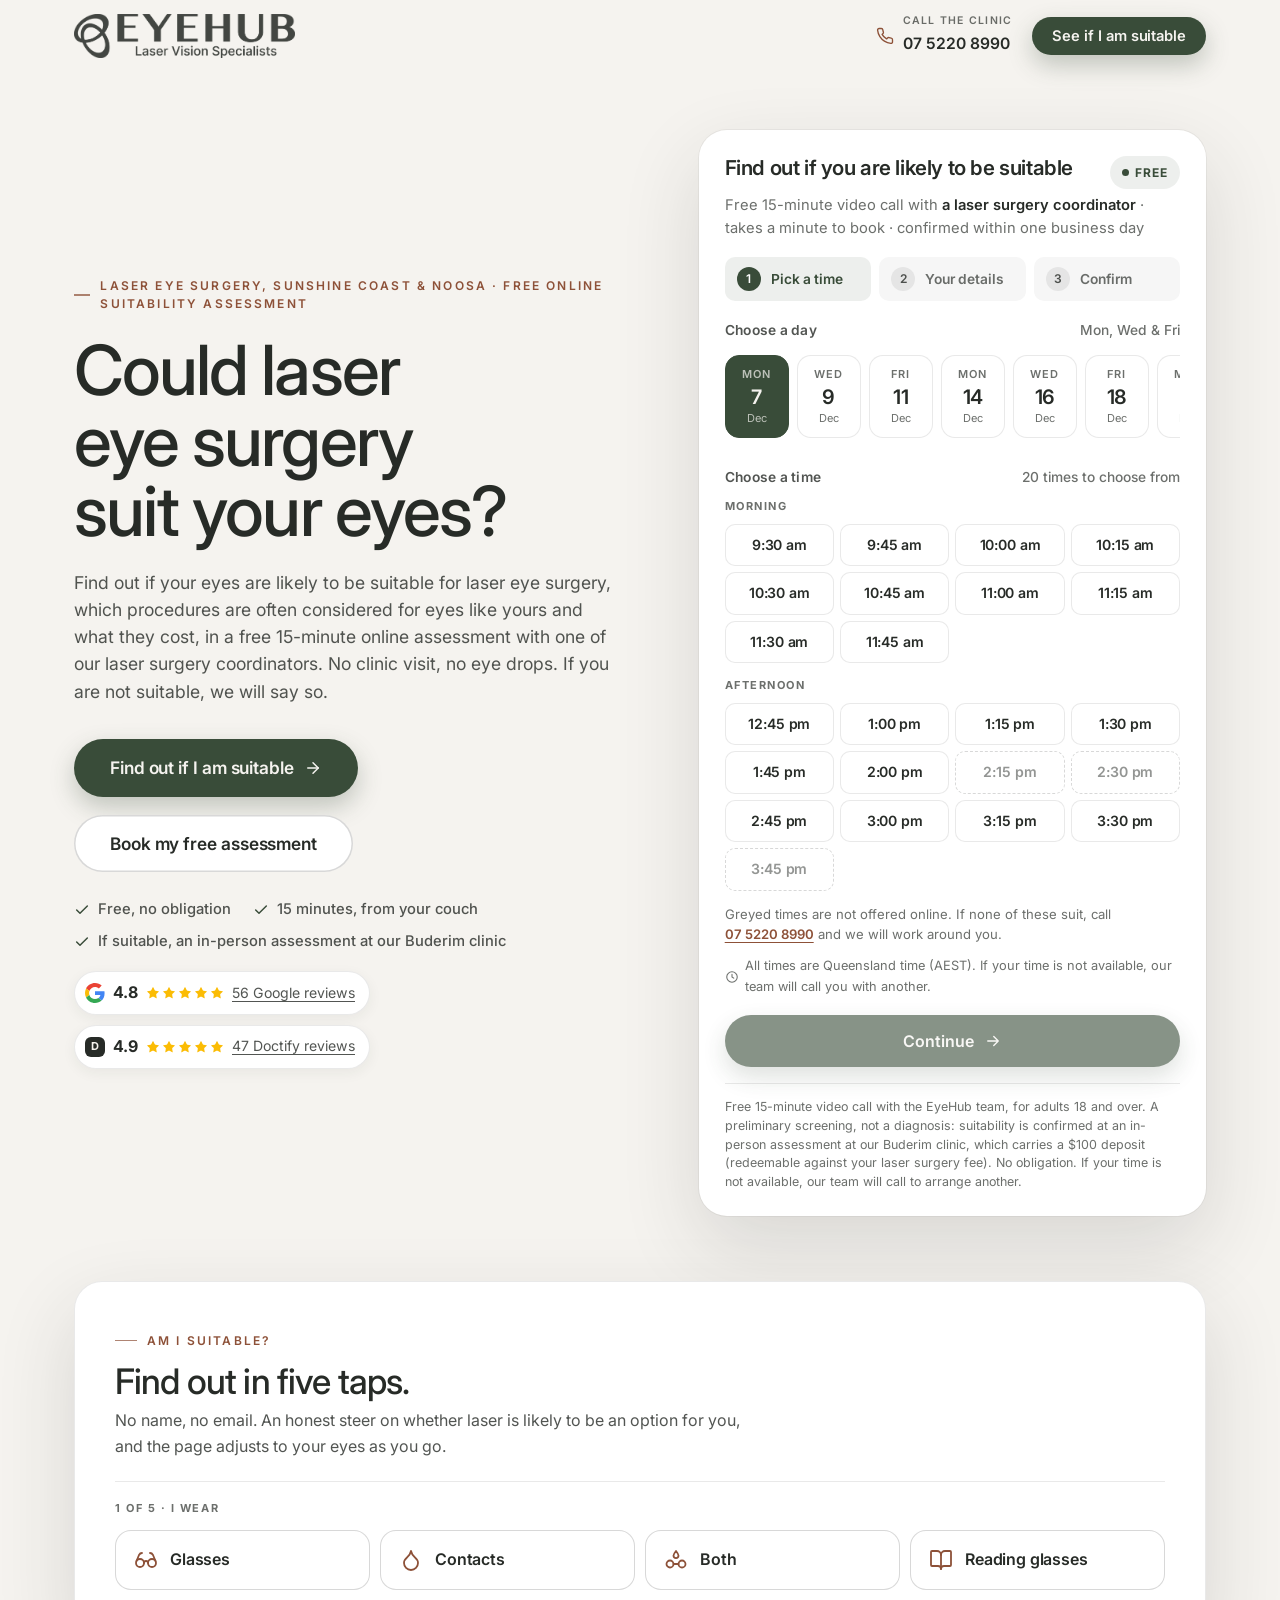
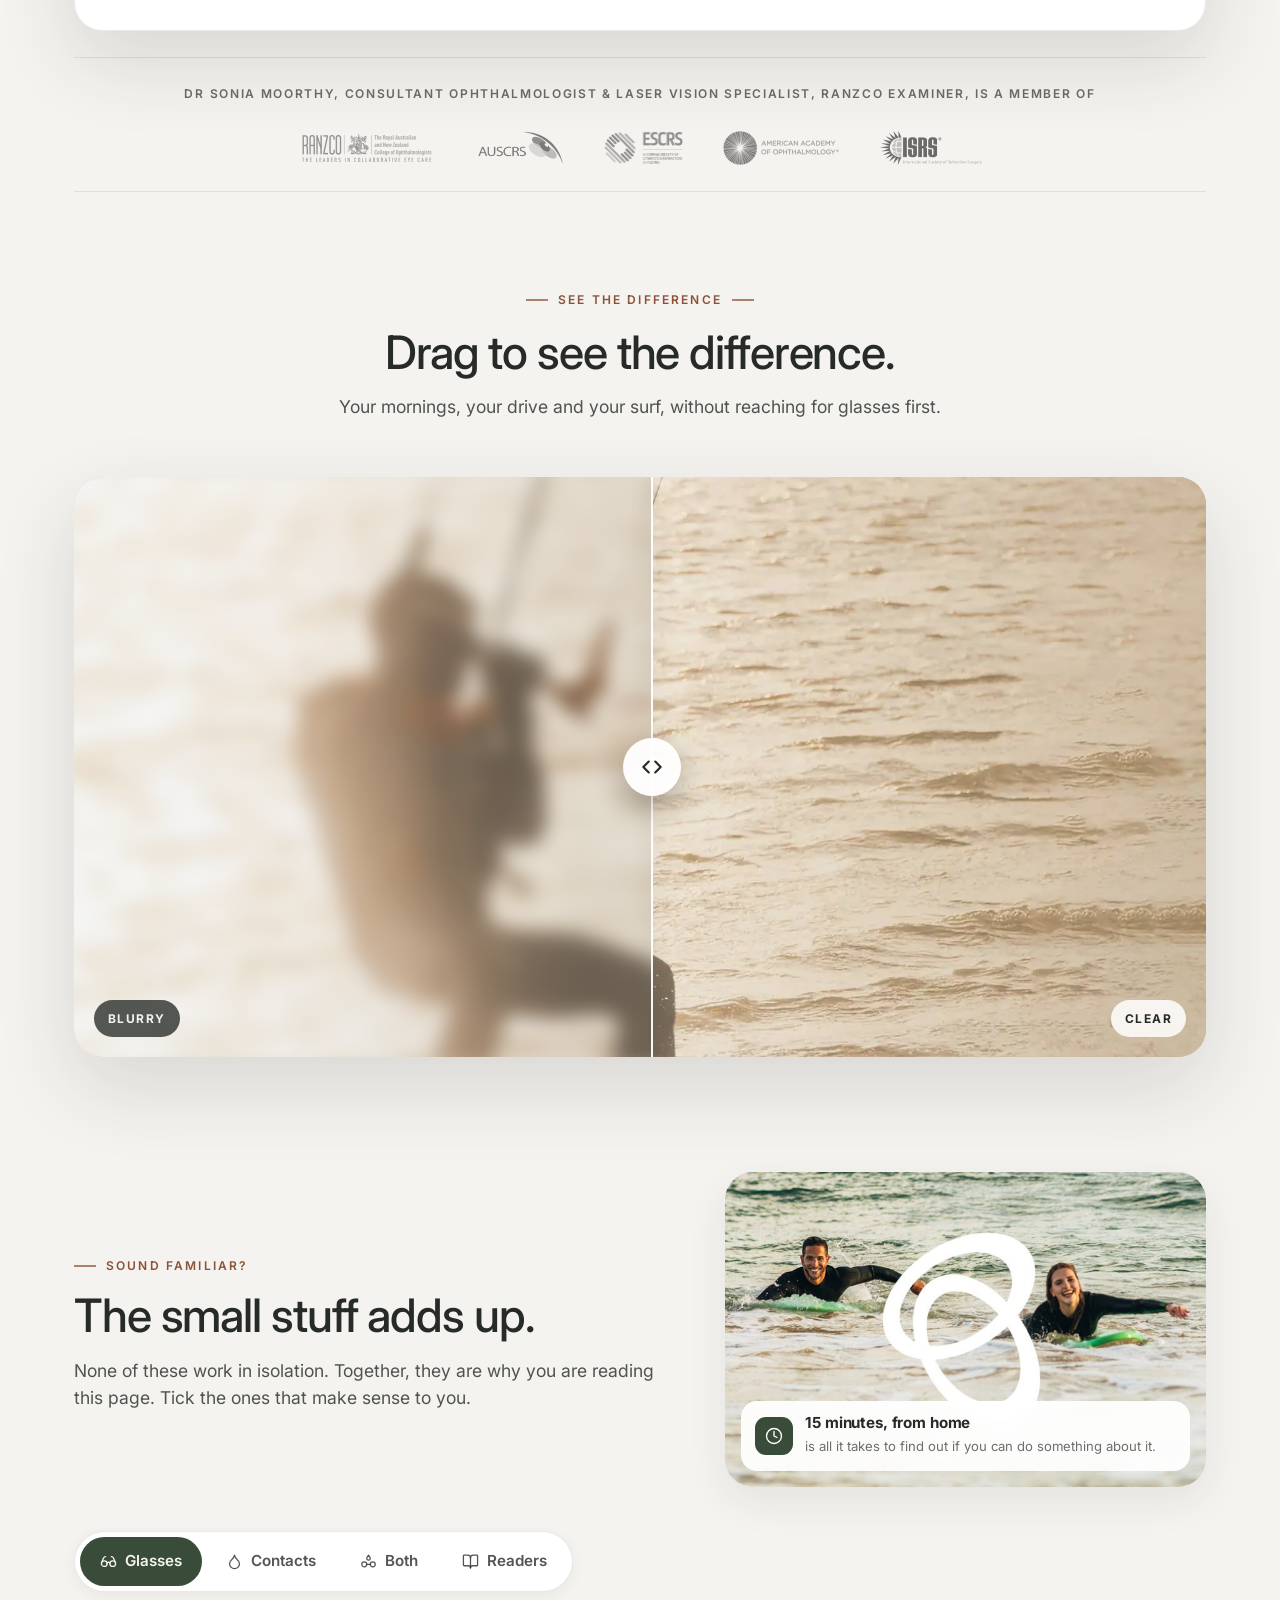
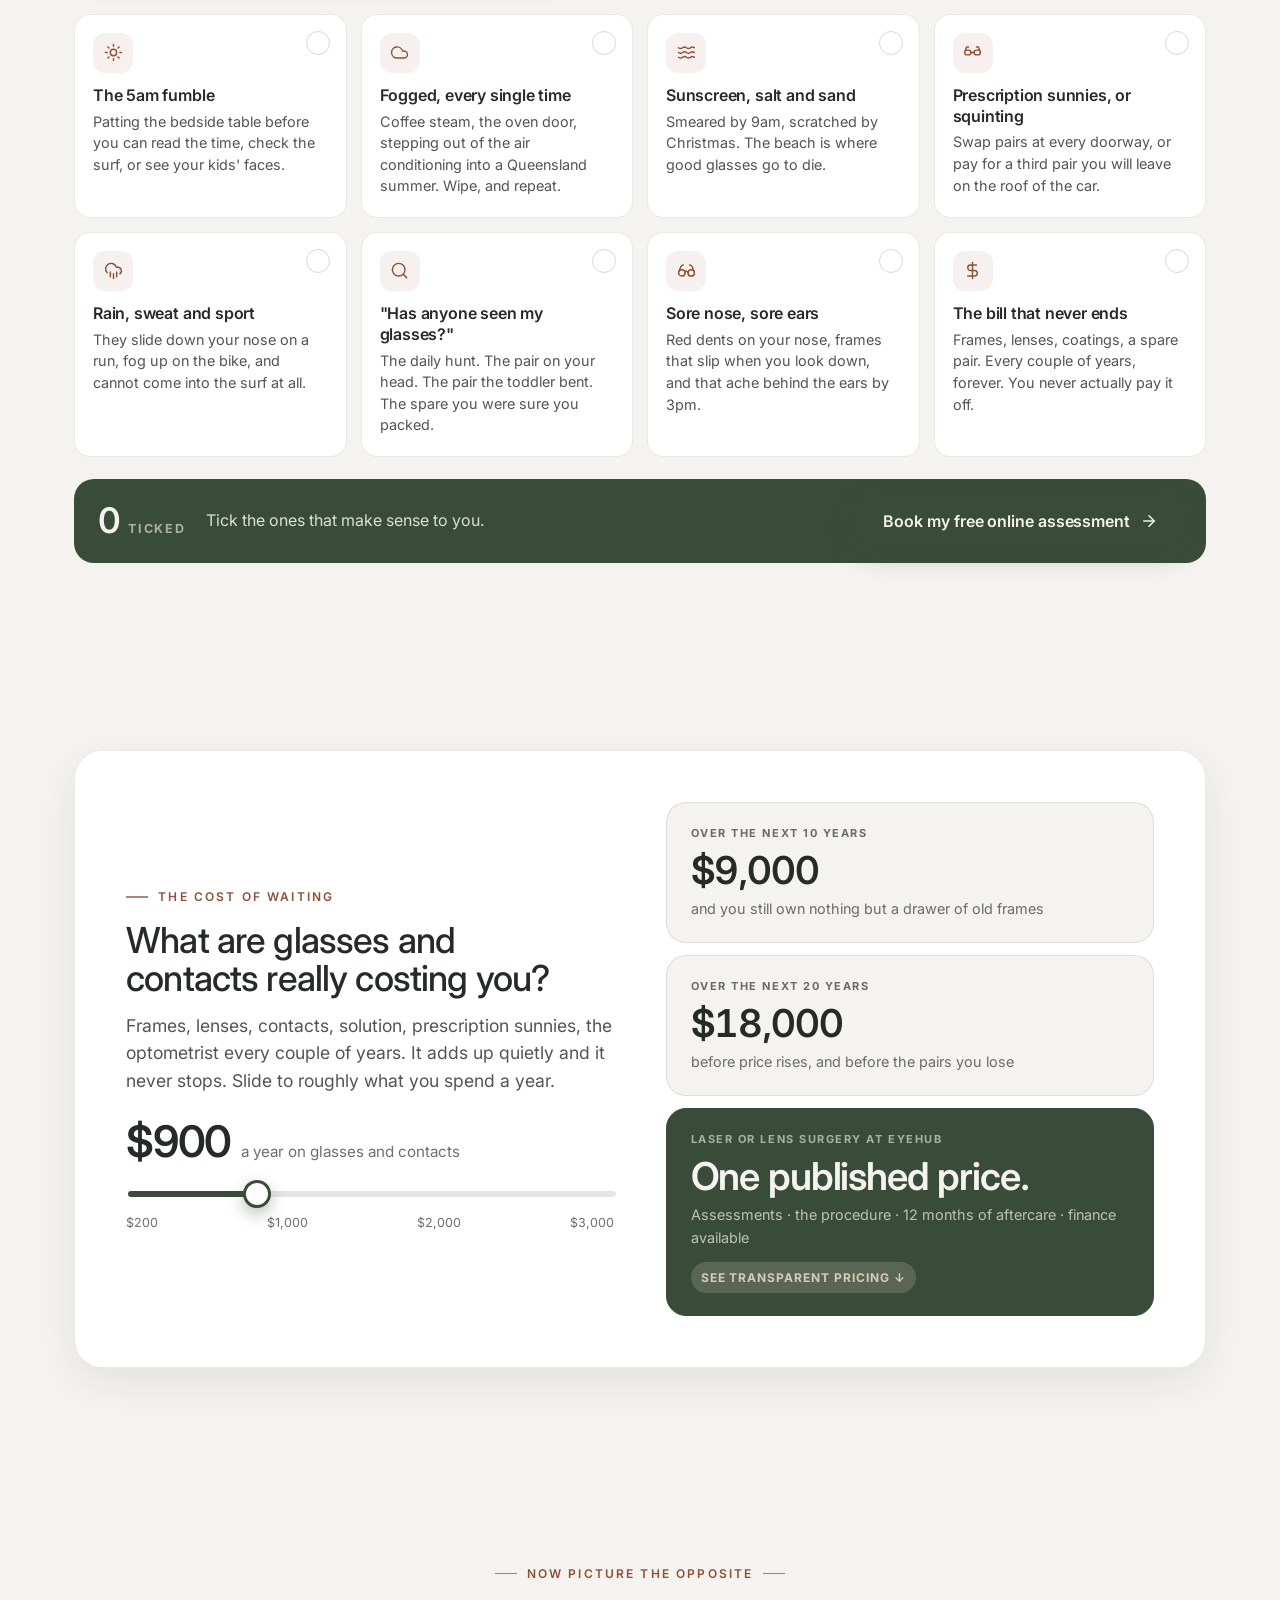
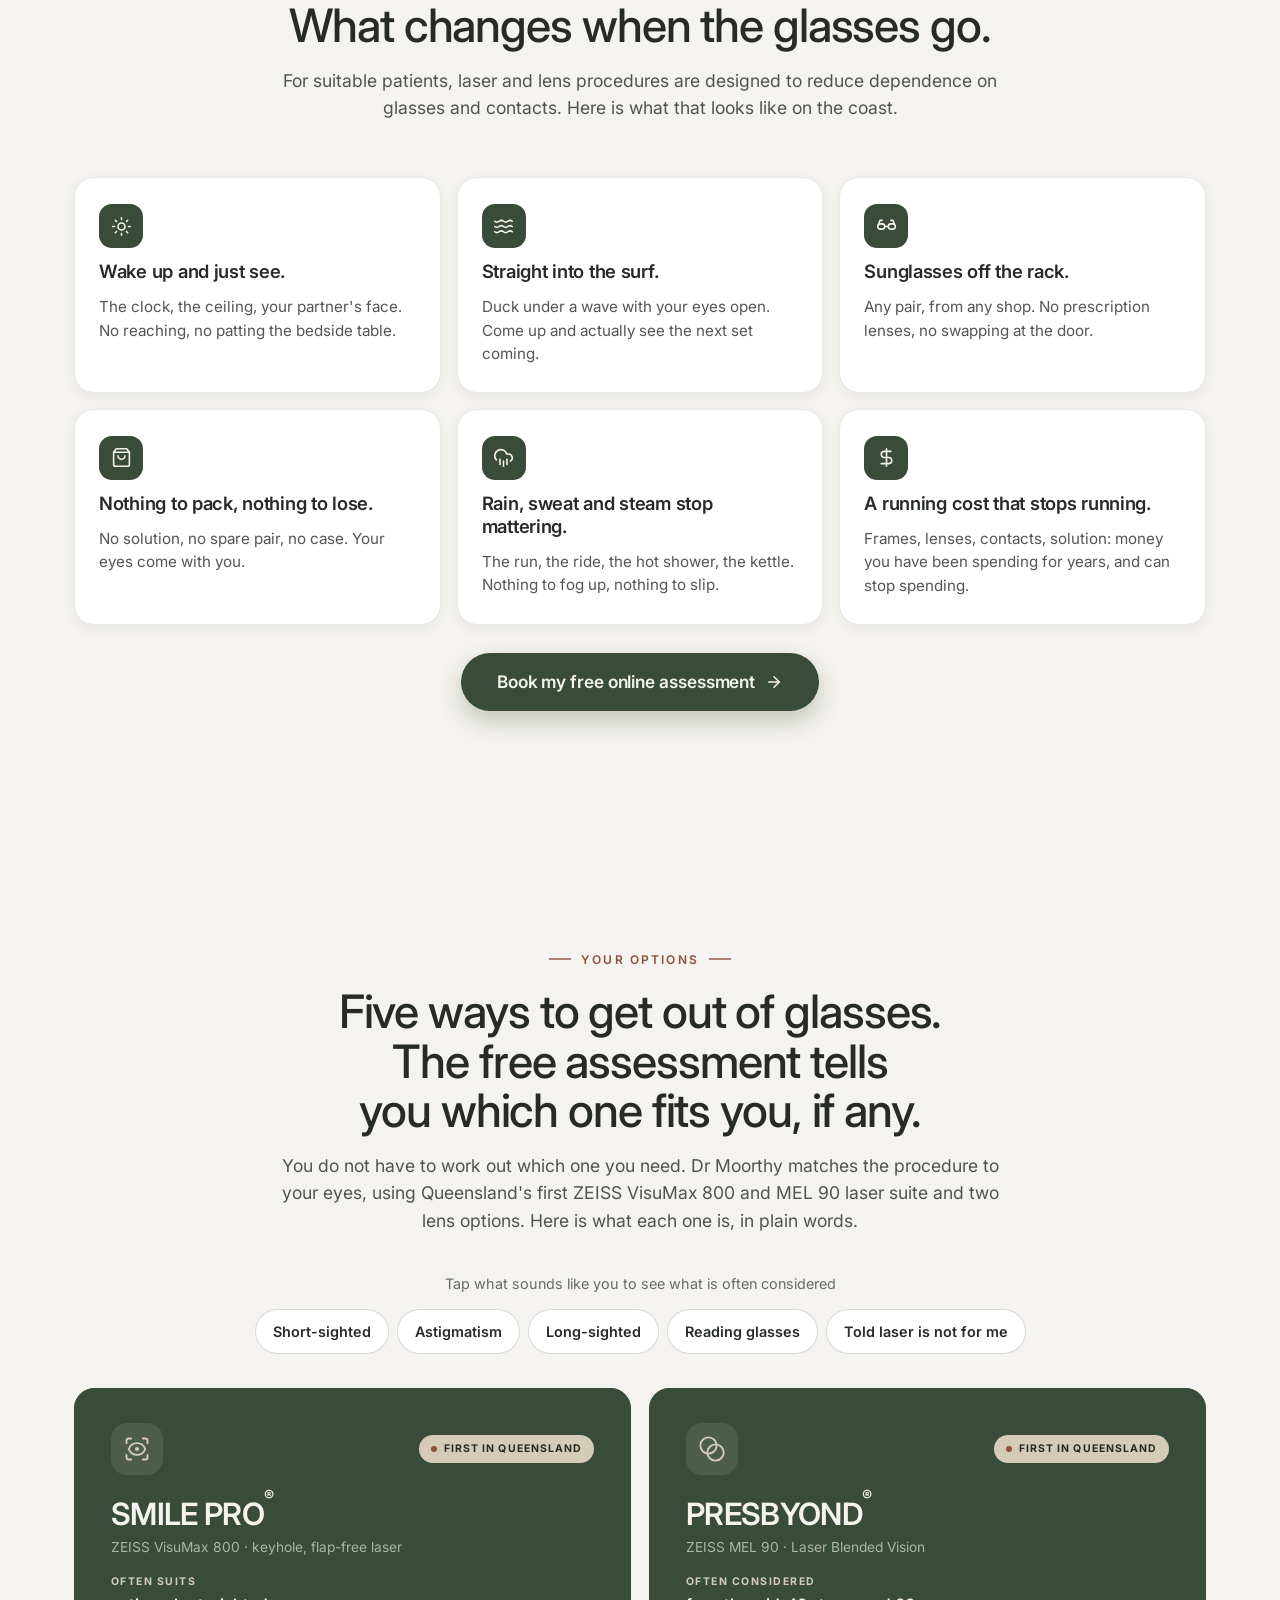
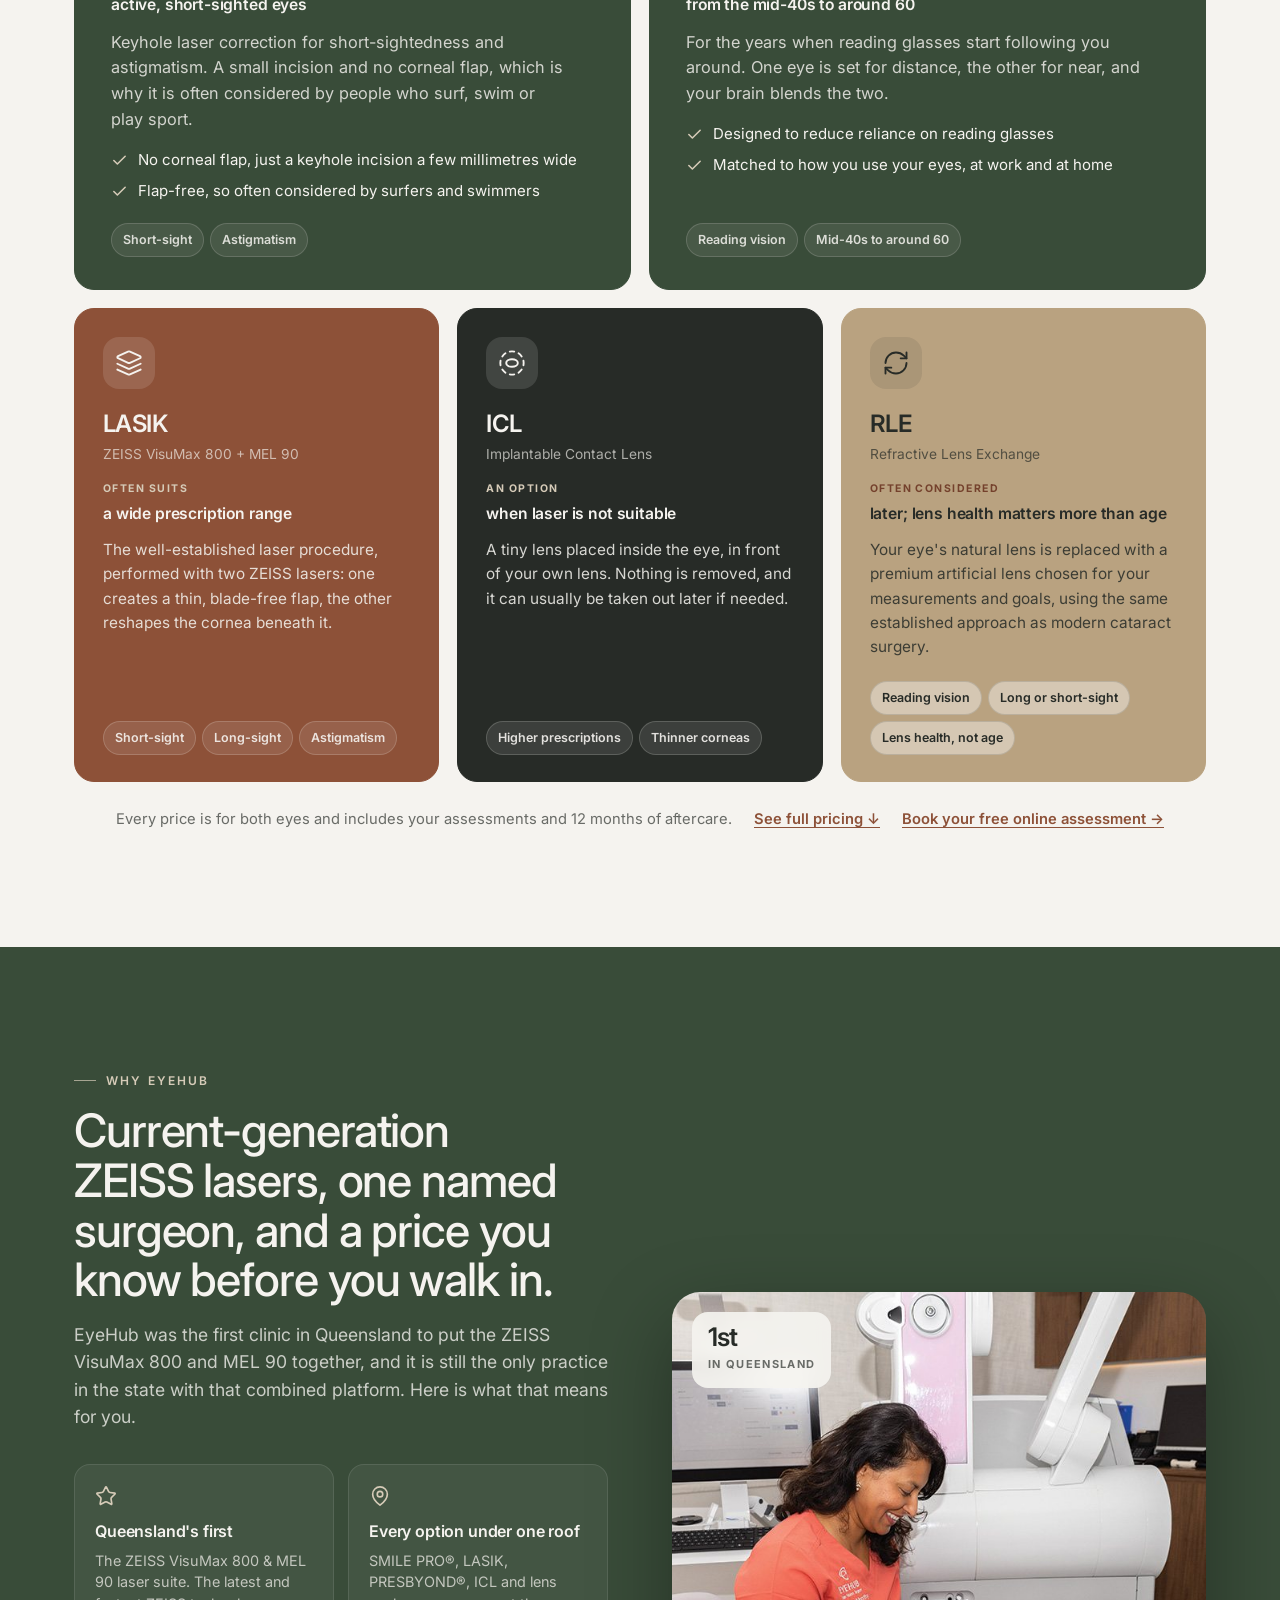
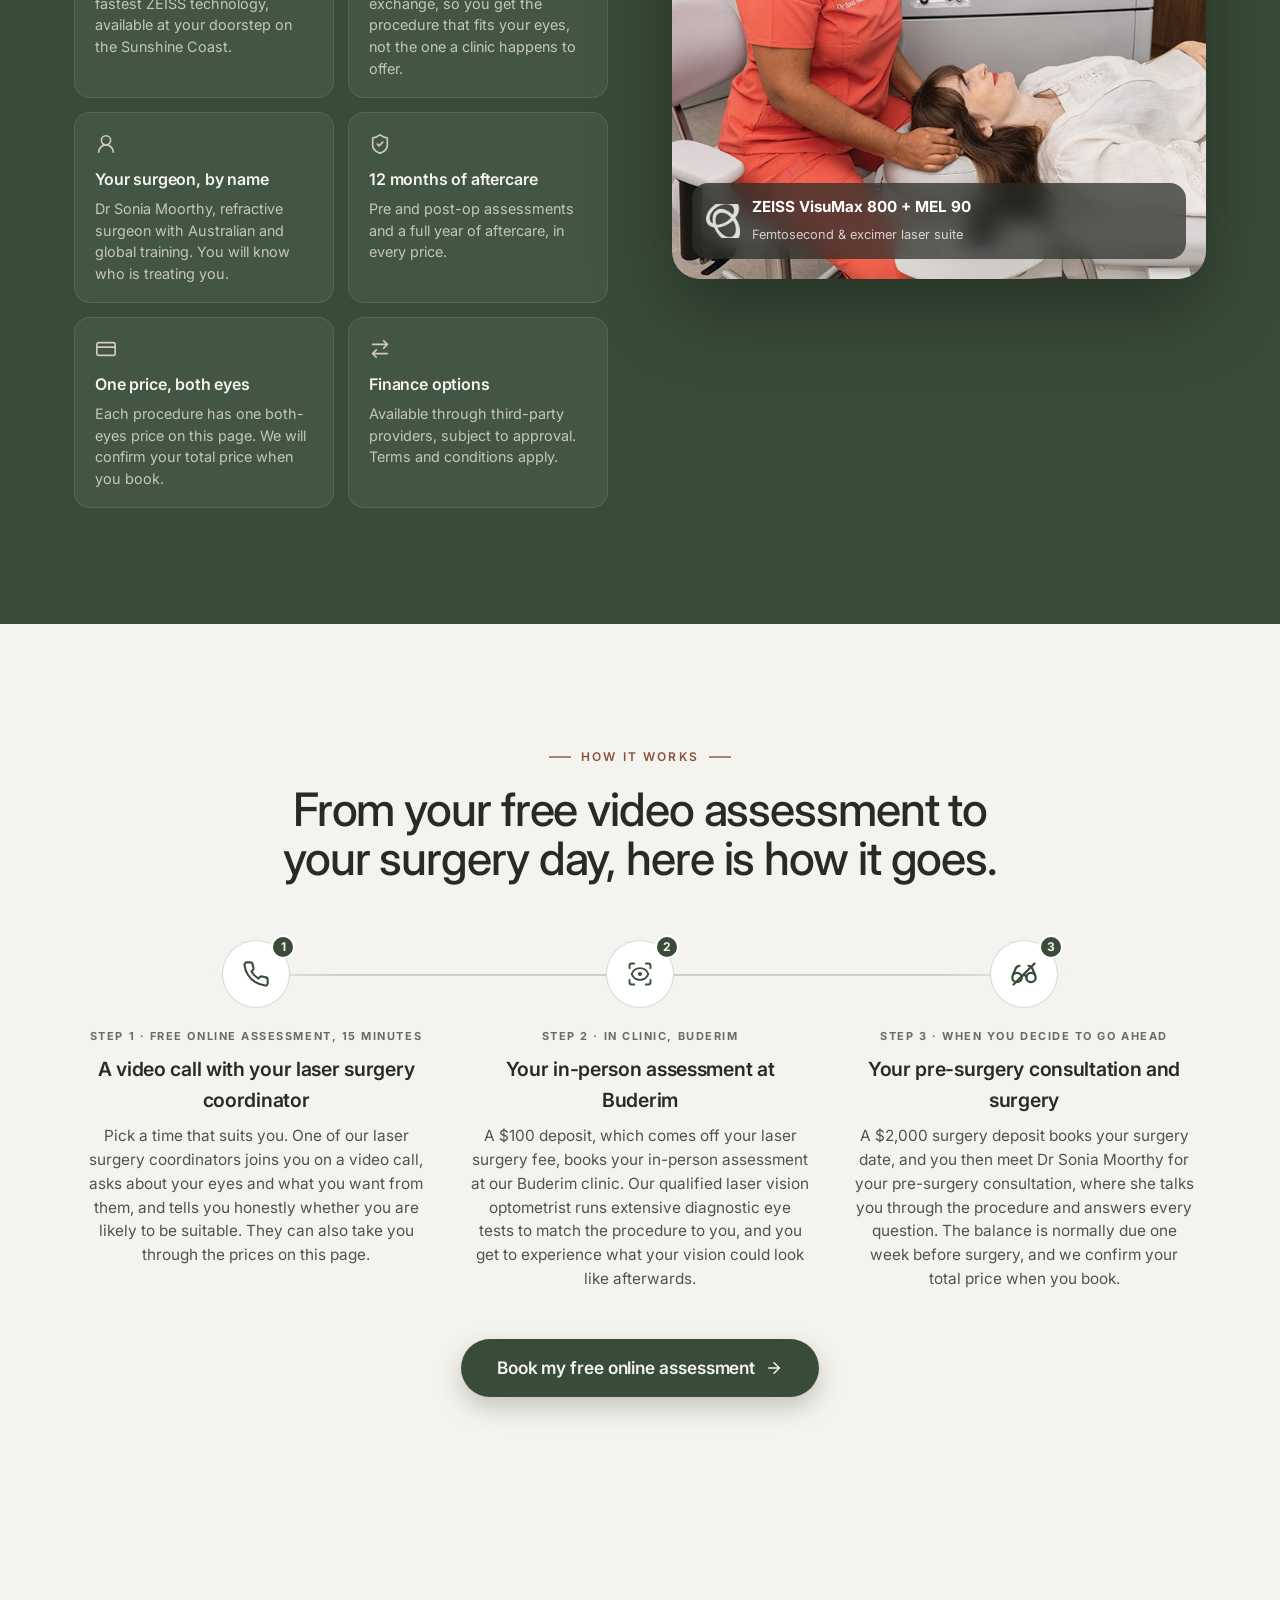
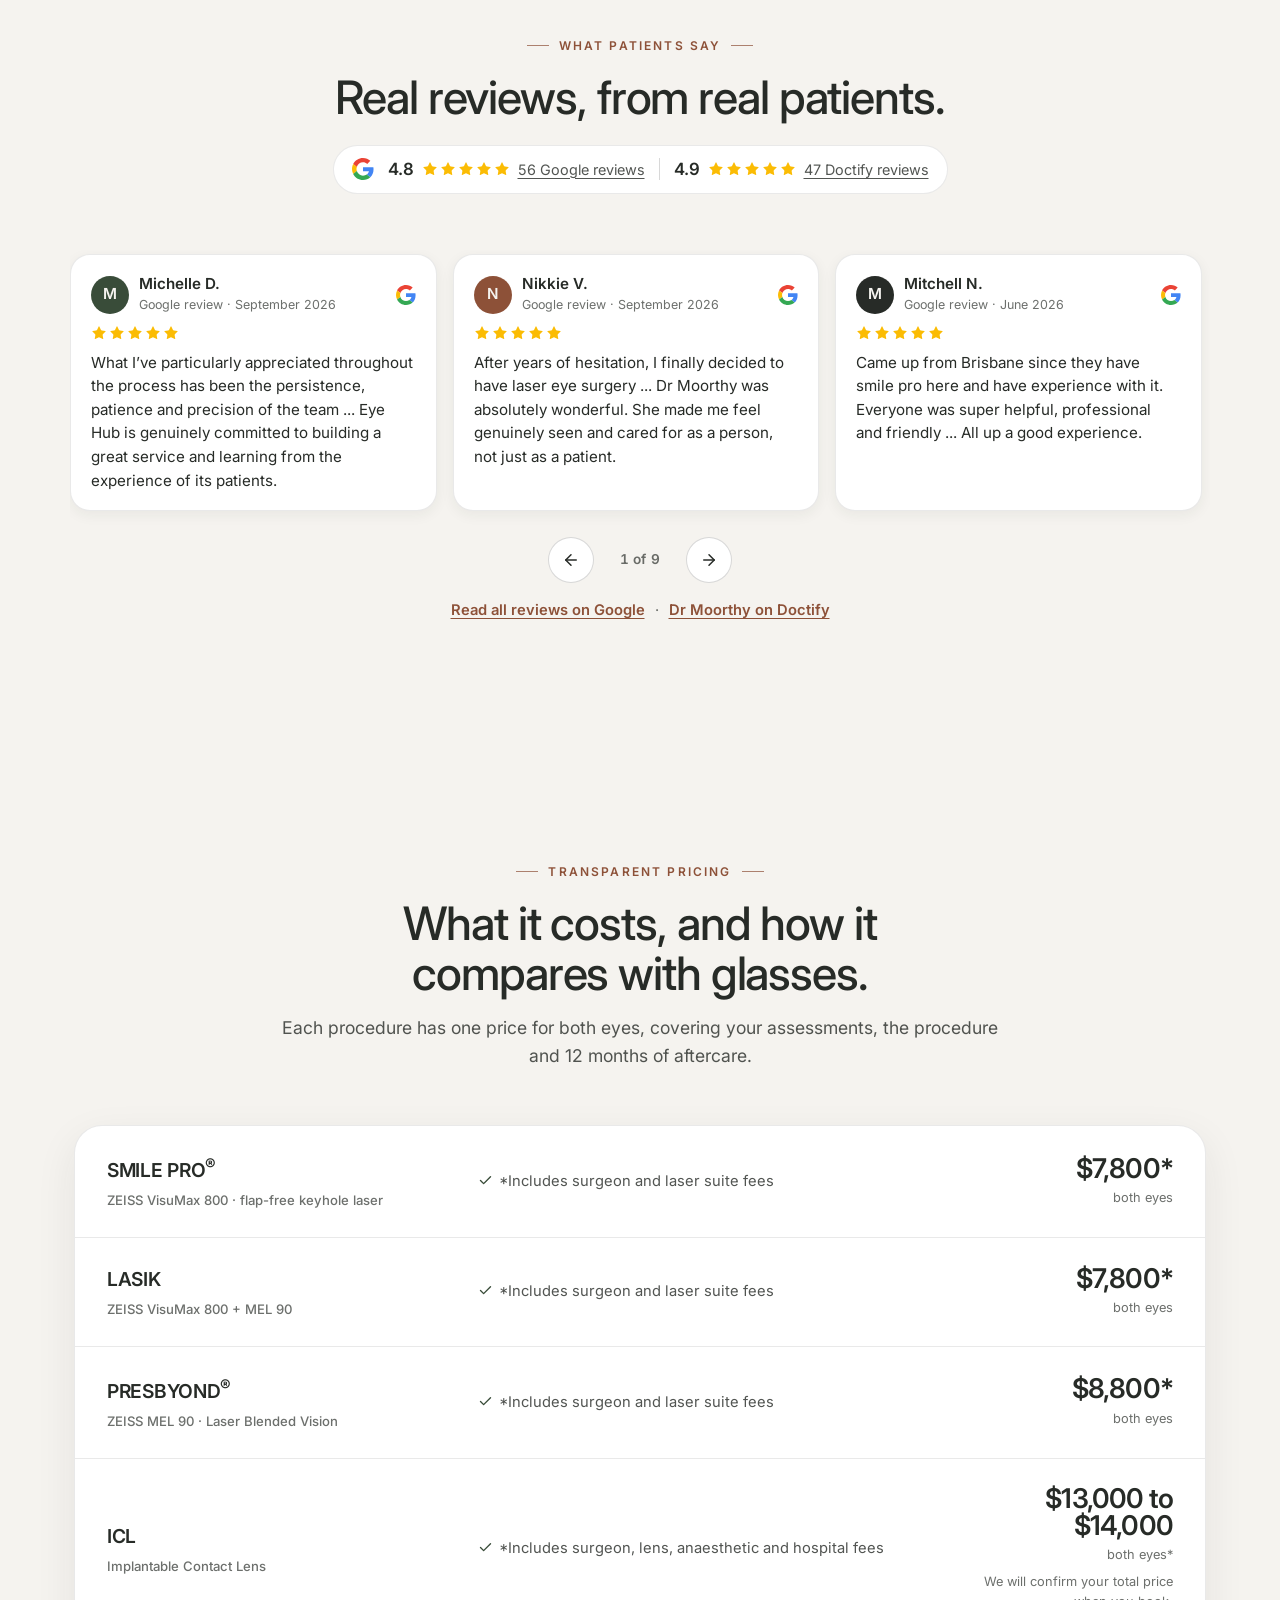
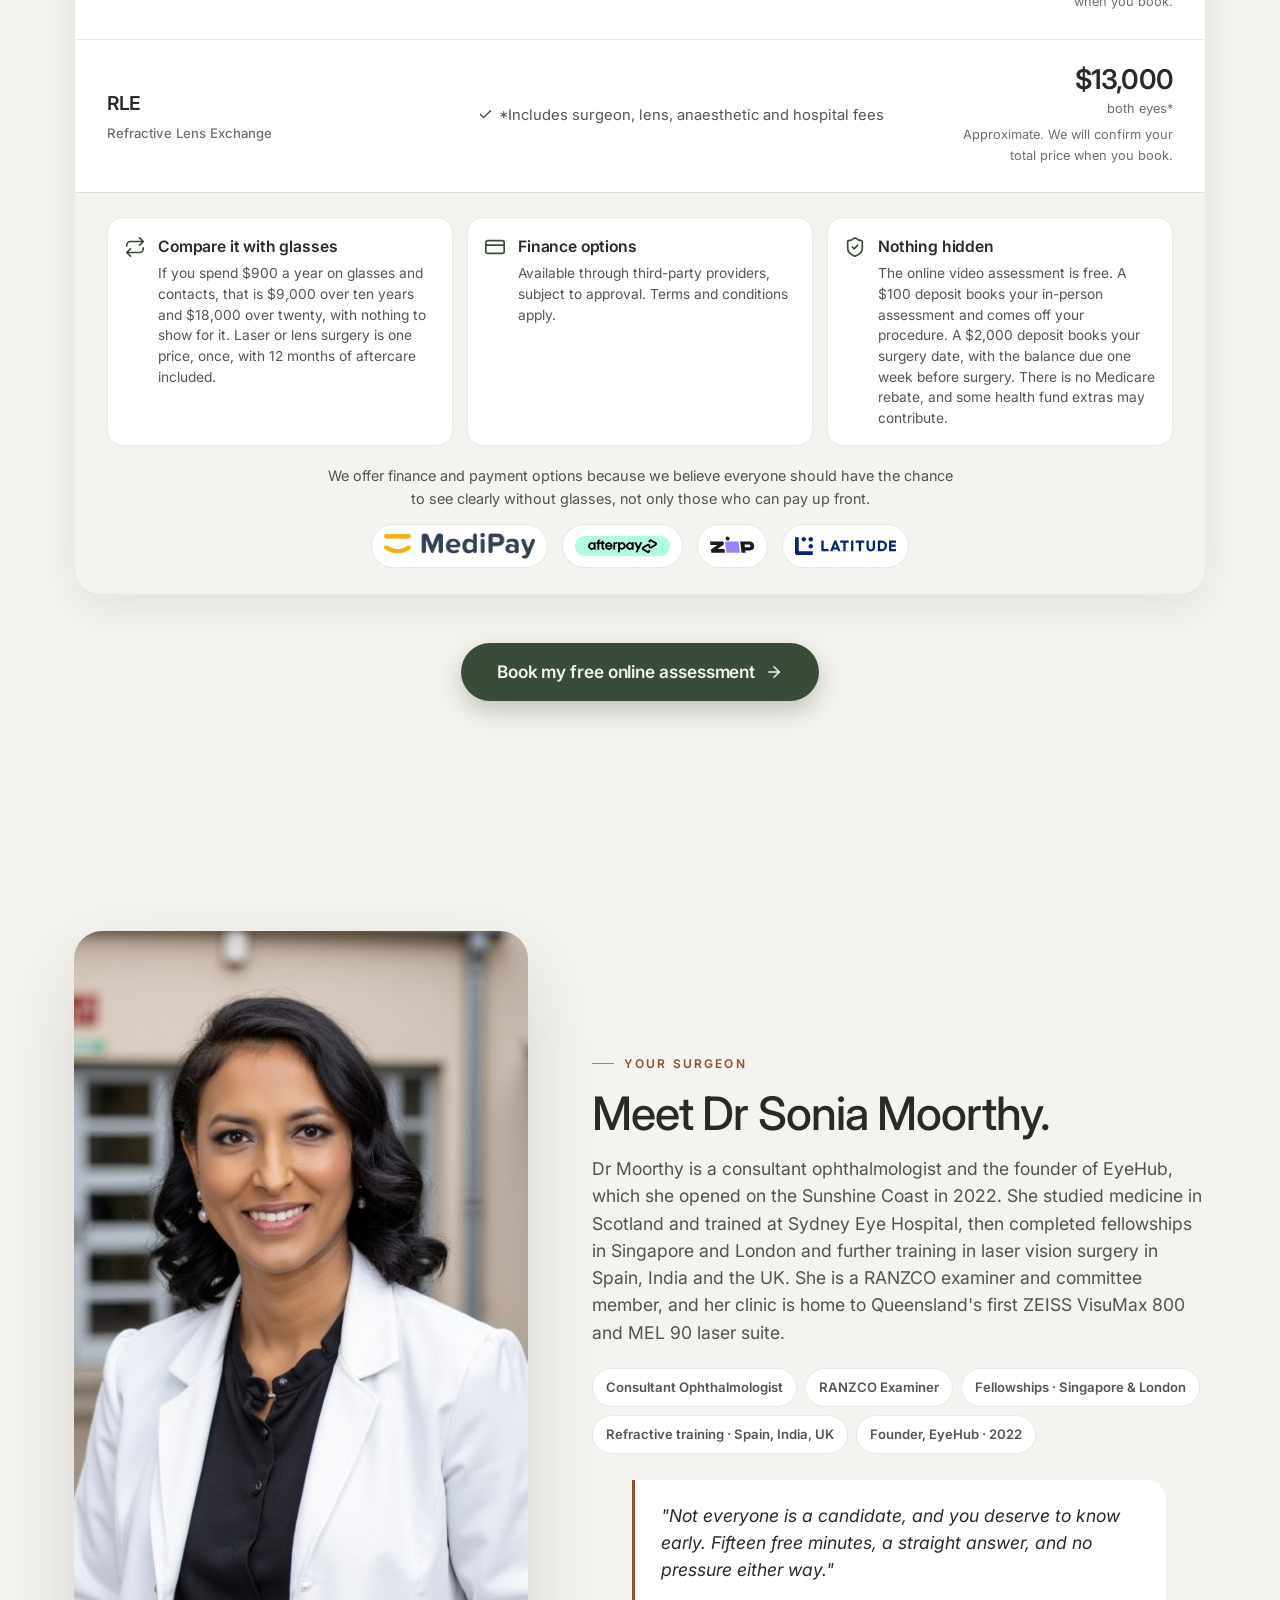
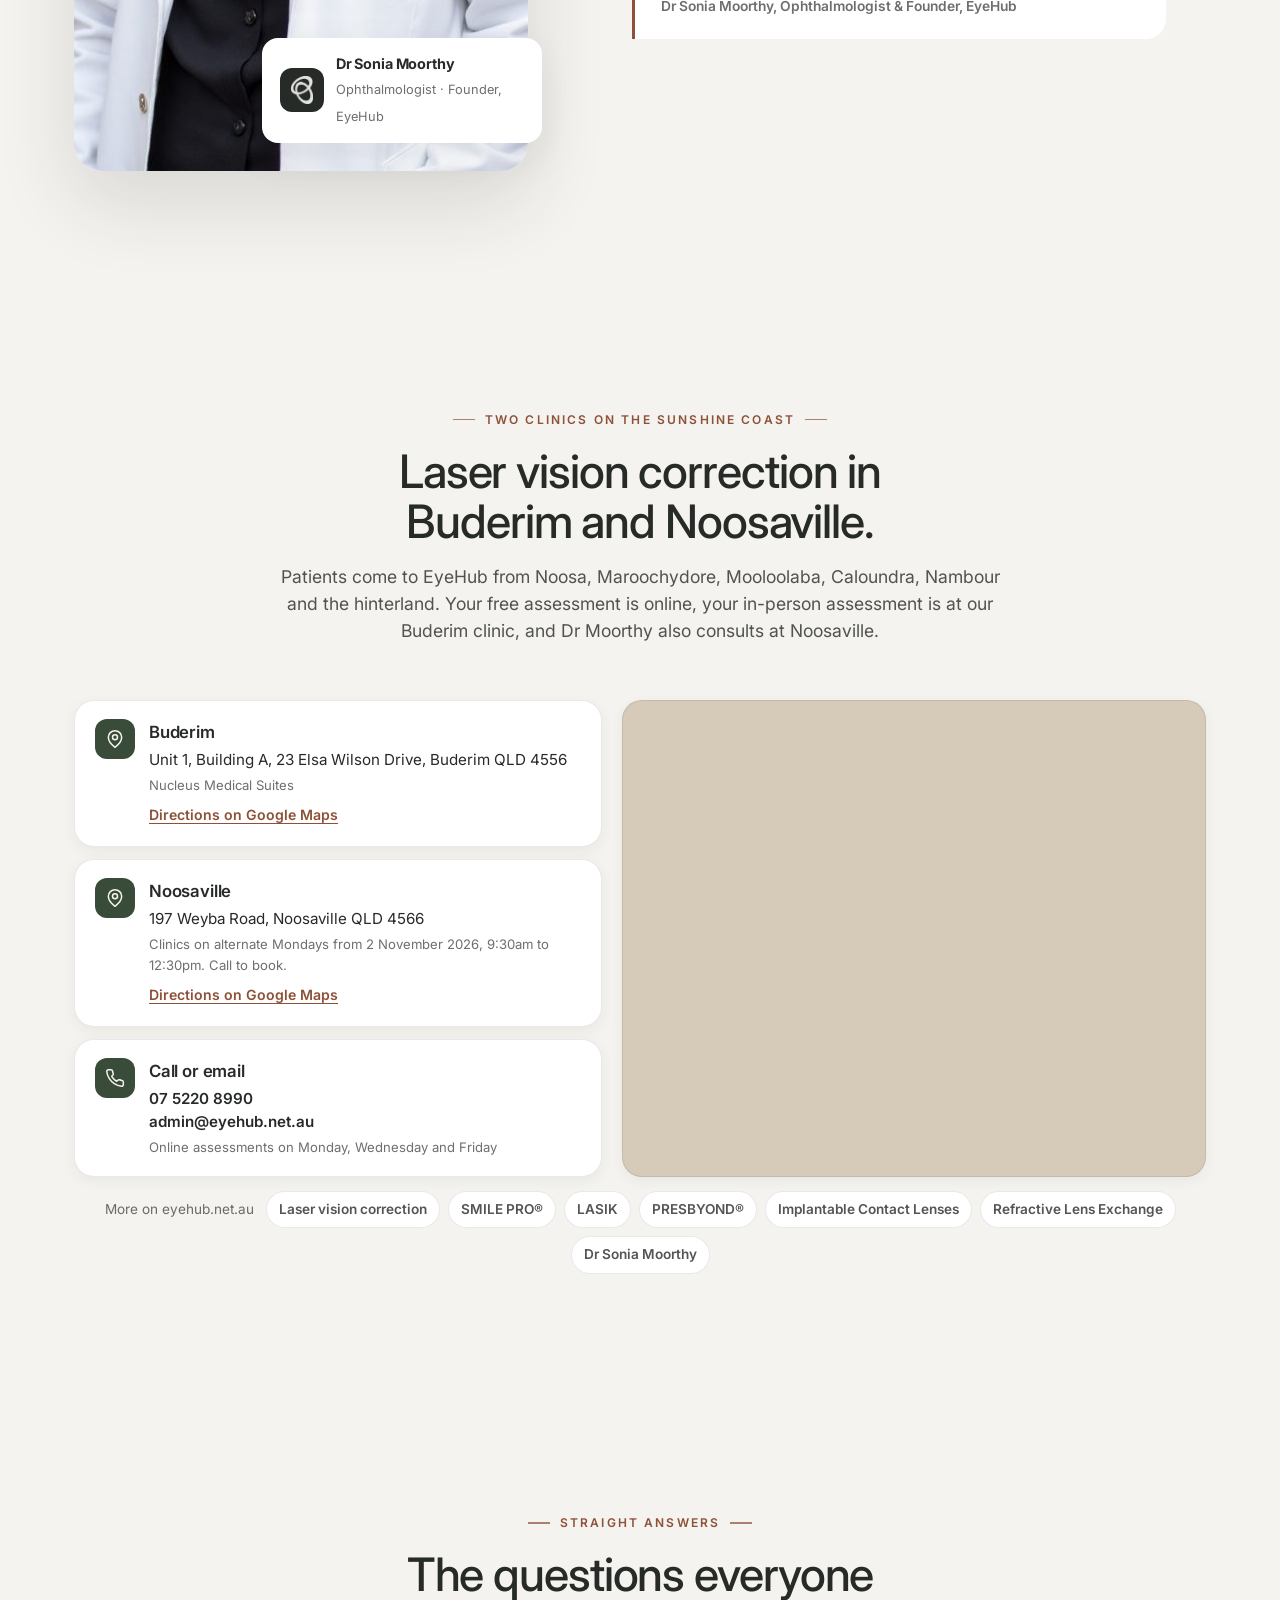
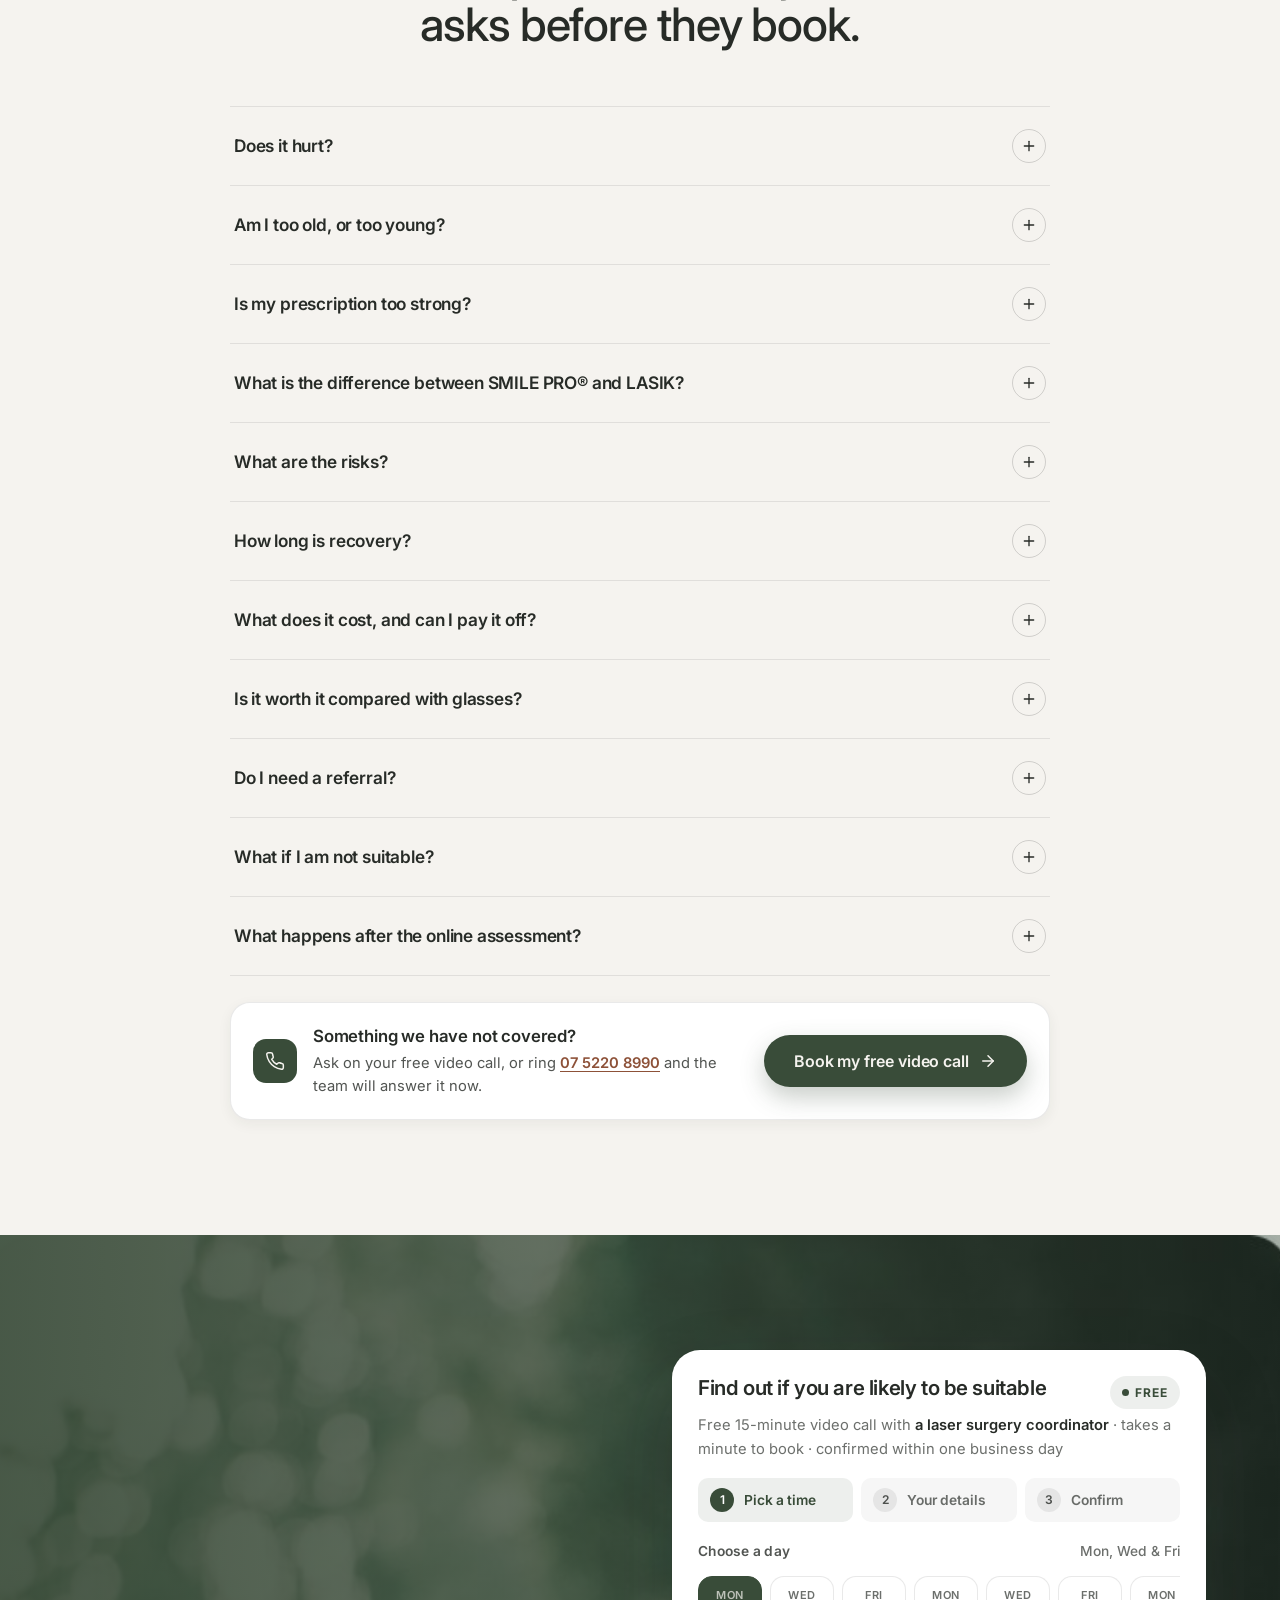
<file: index.html>
<!DOCTYPE html>
<html lang="en-AU">
<head>
  <meta charset="UTF-8">
  <meta name="viewport" content="width=device-width, initial-scale=1, viewport-fit=cover">
  <title>Laser Eye Surgery Sunshine Coast &amp; Noosa | EyeHub</title>
  <meta name="description" content="Laser eye surgery, Sunshine Coast and Noosa. SMILE PRO, LASIK and PRESBYOND with Dr Sonia Moorthy at EyeHub Buderim. Free 15-minute online suitability check.">
  <meta name="robots" content="index, follow, max-image-preview:large, max-snippet:-1">
  <link rel="canonical" href="https://laservisionsurgery.net.au/">
  <meta name="geo.region" content="AU-QLD">
  <meta name="geo.placename" content="Buderim, Sunshine Coast, Queensland">
  <meta name="theme-color" content="#F5F3EF">
  <meta property="og:site_name" content="EyeHub Laser Vision Specialists">
  <meta property="og:locale" content="en_AU">
  <meta property="og:title" content="Laser Eye Surgery Sunshine Coast &amp; Noosa | Free Online Assessment | EyeHub">
  <meta property="og:description" content="Not everyone suits laser eye surgery. Find out if you do in a free 15-minute online assessment with EyeHub, home of Queensland's first ZEISS VisuMax 800 and MEL 90 laser suite.">
  <meta property="og:type" content="website">
  <meta property="og:url" content="https://laservisionsurgery.net.au/">
  <meta property="og:image" content="https://laservisionsurgery.net.au/assets/img/og-eyehub.jpg">
  <meta property="og:image:width" content="1200">
  <meta property="og:image:height" content="630">
  <meta property="og:image:alt" content="EyeHub Laser Vision Specialists, Sunshine Coast and Noosa">
  <meta name="twitter:card" content="summary_large_image">
  <meta name="twitter:title" content="Laser Eye Surgery Sunshine Coast &amp; Noosa | EyeHub">
  <meta name="twitter:description" content="SMILE PRO, LASIK, PRESBYOND, ICL and lens exchange with Dr Sonia Moorthy. Free 15-minute online suitability assessment for the Sunshine Coast and Noosa.">
  <meta name="twitter:image" content="https://laservisionsurgery.net.au/assets/img/og-eyehub.jpg">
  <link rel="icon" href="assets/img/brandmark-dark.png">
  <link rel="preconnect" href="https://fonts.googleapis.com">
  <link rel="preconnect" href="https://fonts.gstatic.com" crossorigin>
  <link href="https://fonts.googleapis.com/css2?family=Inter:opsz,wght@14..32,400..700&display=swap" rel="stylesheet">
  <!-- entrance states only apply once JS is known to run; removed again if app.js fails to load -->
  <script>document.documentElement.classList.add('js')</script>
  <link rel="preload" as="image" href="assets/img/hero-texture.webp" media="(min-width: 981px)">
  <link rel="preload" as="image" href="assets/img/hero-texture-mobile.webp" media="(max-width: 980px)">
  <link rel="stylesheet" href="assets/css/styles.css?v=40">
  <!-- Your settings (EmailJS keys, phone number, availability) live in assets/js/config.js -->
  <script src="assets/js/config.js?v=40" defer></script>
  <script src="assets/js/app.js?v=40" defer onerror="document.documentElement.classList.remove('js')"></script>
  <script type="application/ld+json">
{
 "@context": "https://schema.org",
 "@graph": [
  {
   "@type": "MedicalClinic",
   "@id": "https://laservisionsurgery.net.au/#clinic",
   "name": "EyeHub Laser Vision Specialists",
   "alternateName": "EyeHub",
   "url": "https://laservisionsurgery.net.au/",
   "telephone": "+61752208990",
   "email": "admin@eyehub.net.au",
   "image": "https://laservisionsurgery.net.au/assets/img/og-eyehub.jpg",
   "logo": "https://laservisionsurgery.net.au/assets/img/logo-stacked.png",
   "medicalSpecialty": "Ophthalmologic",
   "address": {
    "@type": "PostalAddress",
    "streetAddress": "Unit 1, Building A, 23 Elsa Wilson Drive",
    "addressLocality": "Buderim",
    "addressRegion": "QLD",
    "postalCode": "4556",
    "addressCountry": "AU"
   },
   "areaServed": [
    {
     "@type": "City",
     "name": "Sunshine Coast"
    },
    {
     "@type": "City",
     "name": "Noosa"
    },
    {
     "@type": "City",
     "name": "Buderim"
    },
    {
     "@type": "City",
     "name": "Maroochydore"
    },
    {
     "@type": "City",
     "name": "Mooloolaba"
    },
    {
     "@type": "City",
     "name": "Caloundra"
    },
    {
     "@type": "City",
     "name": "Nambour"
    }
   ],
   "founder": {
    "@id": "https://laservisionsurgery.net.au/#dr-sonia-moorthy"
   },
   "sameAs": [
    "https://eyehub.net.au/",
    "https://www.doctify.com/au/practice/eyehub-sunshine-coast"
   ],
   "availableService": [
    {
     "@type": "MedicalProcedure",
     "name": "SMILE PRO® keyhole laser eye surgery",
     "description": "Flap-free keyhole laser vision correction for short-sightedness and astigmatism on the ZEISS VisuMax 800. EyeHub is the only practice in Queensland with the combined ZEISS VisuMax 800 and MEL 90 platform.",
     "url": "https://eyehub.net.au/our-expertise/refractive-laser/smile-pro/",
     "provider": {
      "@id": "https://laservisionsurgery.net.au/#clinic"
     }
    },
    {
     "@type": "MedicalProcedure",
     "name": "LASIK laser eye surgery",
     "description": "Laser vision correction for short-sightedness, long-sightedness and astigmatism, performed with the ZEISS VisuMax 800 and MEL 90 lasers.",
     "url": "https://eyehub.net.au/our-expertise/refractive-laser/lasik/",
     "provider": {
      "@id": "https://laservisionsurgery.net.au/#clinic"
     }
    },
    {
     "@type": "MedicalProcedure",
     "name": "PRESBYOND® Laser Blended Vision",
     "description": "Laser treatment on the ZEISS MEL 90 designed to reduce reliance on reading glasses, often considered from the mid-40s to around 60. EyeHub is the only practice in Queensland with the combined ZEISS VisuMax 800 and MEL 90 platform.",
     "url": "https://eyehub.net.au/our-expertise/refractive-laser/presbyond/",
     "provider": {
      "@id": "https://laservisionsurgery.net.au/#clinic"
     }
    },
    {
     "@type": "MedicalProcedure",
     "name": "Implantable Contact Lenses (ICL)",
     "description": "A lens placed inside the eye for higher prescriptions or thinner corneas, when laser eye surgery is not suitable.",
     "url": "https://eyehub.net.au/our-expertise/refractive-laser/implantable-contact-lenses-icl/",
     "provider": {
      "@id": "https://laservisionsurgery.net.au/#clinic"
     }
    },
    {
     "@type": "MedicalProcedure",
     "name": "Refractive Lens Exchange (RLE)",
     "description": "The eye's natural lens is replaced with a premium intraocular lens, often considered later (lens health matters more than age), using the same approach as modern cataract surgery.",
     "url": "https://eyehub.net.au/refractive-lens-exchange/",
     "provider": {
      "@id": "https://laservisionsurgery.net.au/#clinic"
     }
    }
   ],
   "makesOffer": {
    "@type": "Offer",
    "name": "Free 15-minute online laser eye surgery suitability assessment",
    "price": "0",
    "priceCurrency": "AUD",
    "url": "https://laservisionsurgery.net.au/#book",
    "availability": "https://schema.org/InStock"
   }
  },
  {
   "@type": "MedicalClinic",
   "@id": "https://laservisionsurgery.net.au/#clinic-noosaville",
   "name": "EyeHub Laser Vision Specialists, Noosaville",
   "parentOrganization": {
    "@id": "https://laservisionsurgery.net.au/#clinic"
   },
   "url": "https://laservisionsurgery.net.au/",
   "telephone": "+61752208990",
   "medicalSpecialty": "Ophthalmologic",
   "foundingDate": "2026-10-23",
   "address": {
    "@type": "PostalAddress",
    "streetAddress": "197 Weyba Road",
    "addressLocality": "Noosaville",
    "addressRegion": "QLD",
    "postalCode": "4566",
    "addressCountry": "AU"
   }
  },
  {
   "@type": "Physician",
   "@id": "https://laservisionsurgery.net.au/#dr-sonia-moorthy",
   "name": "Dr Sonia Moorthy",
   "jobTitle": "Consultant Ophthalmologist",
   "medicalSpecialty": "Ophthalmologic",
   "worksFor": {
    "@id": "https://laservisionsurgery.net.au/#clinic"
   },
   "url": "https://eyehub.net.au/dr-sonia-moorthy/",
   "image": "https://laservisionsurgery.net.au/assets/img/dr-sonia-moorthy.jpg"
  },
  {
   "@type": "WebPage",
   "@id": "https://laservisionsurgery.net.au/#webpage",
   "url": "https://laservisionsurgery.net.au/",
   "name": "Laser Eye Surgery Sunshine Coast & Noosa | EyeHub",
   "description": "Laser eye surgery, Sunshine Coast and Noosa. SMILE PRO, LASIK and PRESBYOND with Dr Sonia Moorthy at EyeHub Buderim. Free 15-minute online suitability check.",
   "inLanguage": "en-AU",
   "about": {
    "@id": "https://laservisionsurgery.net.au/#clinic"
   },
   "primaryImageOfPage": "https://laservisionsurgery.net.au/assets/img/og-eyehub.jpg"
  },
  {
   "@type": "FAQPage",
   "mainEntity": [
    {
     "@type": "Question",
     "name": "Does it hurt?",
     "acceptedAnswer": {
      "@type": "Answer",
      "text": "Anaesthetic drops numb the eye, so most people describe pressure rather than pain, and the laser step is over in minutes. Some grittiness, watering or light sensitivity for a day or two afterwards is common. We explain exactly how it is managed for your procedure."
     }
    },
    {
     "@type": "Question",
     "name": "Am I too old, or too young?",
     "acceptedAnswer": {
      "@type": "Answer",
      "text": "Age on its own does not decide it. What matters is the health of your eyes and a prescription that has been stable for 12 months or more, and your suitability is checked at your assessment. PRESBYOND® is often considered from the mid-40s to around 60. Refractive Lens Exchange is often considered later; lens health matters more than age. The free assessment is the first step in working this out for your eyes."
     }
    },
    {
     "@type": "Question",
     "name": "Is my prescription too strong?",
     "acceptedAnswer": {
      "@type": "Answer",
      "text": "Modern ZEISS lasers treat a broader range than older technology, and if laser is not right for you, ICL is designed for higher prescriptions and thinner corneas. That is exactly what the assessment checks."
     }
    },
    {
     "@type": "Question",
     "name": "What is the difference between SMILE PRO® and LASIK?",
     "acceptedAnswer": {
      "@type": "Answer",
      "text": "Both reshape the cornea with a laser. LASIK creates a thin flap first and reshapes the cornea underneath it. SMILE PRO® works through a keyhole incision a few millimetres wide, with no flap, which is why it is often considered by people who surf, swim or play contact sport. Dr Moorthy tells you which one suits your eyes."
     }
    },
    {
     "@type": "Question",
     "name": "What are the risks?",
     "acceptedAnswer": {
      "@type": "Answer",
      "text": "Like any surgery, laser and lens procedures carry risks. For laser these include dry eye, glare or halos at night, infection, delayed healing and under or over-correction. Dr Moorthy goes through your personal risk profile at your pre-surgery consultation, and nothing goes ahead until every question you have is answered."
     }
    },
    {
     "@type": "Question",
     "name": "How long is recovery?",
     "acceptedAnswer": {
      "@type": "Answer",
      "text": "It varies by procedure and by person. Many people return to desk work within days, subject to Dr Moorthy's advice, and vision keeps settling over three to six months. Water and contact sports need a longer break, which we spell out for your procedure. Your 12 months of aftercare is included."
     }
    },
    {
     "@type": "Question",
     "name": "What does it cost, and can I pay it off?",
     "acceptedAnswer": {
      "@type": "Answer",
      "text": "Every procedure has one price for both eyes, listed above, covering your assessments, the procedure and 12 months of aftercare. The RLE price is approximate and the ICL price is a range, and we will confirm your total price when you book. Finance is available through third-party providers, subject to their approval and terms; EyeHub does not provide the finance itself. There is no Medicare rebate, and some health fund extras may contribute."
     }
    },
    {
     "@type": "Question",
     "name": "Is it worth it compared with glasses?",
     "acceptedAnswer": {
      "@type": "Answer",
      "text": "Add up what you spend on frames, lenses, contacts and solution over ten or twenty years with the calculator further up the page. Surgery is one price, once, and finance can turn it into a weekly amount. Whether it is worth it is your call; the free assessment gives you the numbers for your own eyes."
     }
    },
    {
     "@type": "Question",
     "name": "Do I need a referral?",
     "acceptedAnswer": {
      "@type": "Answer",
      "text": "No. The free online assessment is open to anyone 18 and over. If you go on to a clinic consultation, our team tells you if anything else is needed."
     }
    },
    {
     "@type": "Question",
     "name": "What if I am not suitable?",
     "acceptedAnswer": {
      "@type": "Answer",
      "text": "Then we tell you, plainly, and why. Sometimes a different procedure suits, such as ICL or Refractive Lens Exchange; sometimes the honest answer is that glasses or contacts remain the right choice for now. Either way, you have spent 15 minutes, not a deposit."
     }
    },
    {
     "@type": "Question",
     "name": "What happens after the online assessment?",
     "acceptedAnswer": {
      "@type": "Answer",
      "text": "If you are likely to be a candidate, we offer an in-person assessment at our Buderim clinic, where our qualified laser vision optometrist runs full diagnostic eye tests to check your suitability and you get to experience what your vision could look like afterwards. That assessment carries a $100 deposit, credited to your laser surgery fee if you go ahead. Once your surgery deposit is paid, you meet Dr Moorthy for your pre-surgery consultation. You decide in your own time. Nothing is booked without you."
     }
    }
   ]
  }
 ]
}
  </script>

  <!-- ===================== TRACKING AND VERIFICATION =====================
       Paste each snippet exactly as the platform gives it to you, on the blank line under its heading.
       Nothing here changes the page until something is pasted in. -->

  <!-- 1. Google Search Console: paste the <meta name="google-site-verification" content="..."> tag here -->


  <!-- 2. Google tag (gtag.js) for Google Analytics 4 and Google Ads: paste both <script> tags here.
          The booking widget then sends a "generate_lead" event on every successful booking request. -->
<!-- Google tag: Tag Manager container GTM-5H3GTGZ9 -->
<script async src="https://www.googletagmanager.com/gtm.js?id=GTM-5H3GTGZ9"></script>
<script>
  window.dataLayer = window.dataLayer || [];
  function gtag(){dataLayer.push(arguments);}
  gtag('js', new Date());
</script>
<!-- End Google tag -->


  <!-- 3. Meta (Facebook) Pixel: paste the base code here.
          The booking widget then fires fbq('track', 'Lead') on every successful booking request. -->
<!-- Meta Pixel Code -->
<script>
!function(f,b,e,v,n,t,s)
{if(f.fbq)return;n=f.fbq=function(){n.callMethod?
n.callMethod.apply(n,arguments):n.queue.push(arguments)};
if(!f._fbq)f._fbq=n;n.push=n;n.loaded=!0;n.version='2.0';
n.queue=[];t=b.createElement(e);t.async=!0;
t.src=v;s=b.getElementsByTagName(e)[0];
s.parentNode.insertBefore(t,s)}(window, document,'script',
'https://connect.facebook.net/en_US/fbevents.js');
fbq('init', '1625467935750709');
fbq('track', 'PageView');
</script>
<noscript><img height="1" width="1" style="display:none"
src="https://www.facebook.com/tr?id=1625467935750709&ev=PageView&noscript=1"
/></noscript>
<!-- End Meta Pixel Code -->

  <!-- 4. Microsoft Clarity: paste the <script> snippet here -->

<script type="text/javascript">
    (function(c,l,a,r,i,t,y){
        c[a]=c[a]||function(){(c[a].q=c[a].q||[]).push(arguments)};
        t=l.createElement(r);t.async=1;t.src="https://www.clarity.ms/tag/"+i;
        y=l.getElementsByTagName(r)[0];y.parentNode.insertBefore(t,y);
    })(window, document, "clarity", "script", "yp726orqcu");
</script>
  <!-- ===================== END TRACKING ===================== -->
</head>
<body>

  <!-- Icon sprite -->
  <svg width="0" height="0" style="position:absolute" aria-hidden="true">
    <symbol id="i-check" viewBox="0 0 24 24" fill="none" stroke="currentColor" stroke-width="2.2" stroke-linecap="round" stroke-linejoin="round"><path d="M20 6 9 17l-5-5"/></symbol>
    <symbol id="i-arrow" viewBox="0 0 24 24" fill="none" stroke="currentColor" stroke-width="2" stroke-linecap="round" stroke-linejoin="round"><path d="M5 12h14"/><path d="m12 5 7 7-7 7"/></symbol>
    <symbol id="i-phone" viewBox="0 0 24 24" fill="none" stroke="currentColor" stroke-width="1.8" stroke-linecap="round" stroke-linejoin="round"><path d="M22 16.92v3a2 2 0 0 1-2.18 2 19.79 19.79 0 0 1-8.63-3.07 19.5 19.5 0 0 1-6-6 19.79 19.79 0 0 1-3.07-8.67A2 2 0 0 1 4.11 2h3a2 2 0 0 1 2 1.72 12.84 12.84 0 0 0 .7 2.81 2 2 0 0 1-.45 2.11L8.09 9.91a16 16 0 0 0 6 6l1.27-1.27a2 2 0 0 1 2.11-.45 12.84 12.84 0 0 0 2.81.7A2 2 0 0 1 22 16.92z"/></symbol>
    <symbol id="i-mail" viewBox="0 0 24 24" fill="none" stroke="currentColor" stroke-width="1.8" stroke-linecap="round" stroke-linejoin="round"><rect width="20" height="16" x="2" y="4" rx="2"/><path d="m22 7-8.97 5.7a1.94 1.94 0 0 1-2.06 0L2 7"/></symbol>
    <symbol id="i-pin" viewBox="0 0 24 24" fill="none" stroke="currentColor" stroke-width="1.8" stroke-linecap="round" stroke-linejoin="round"><path d="M20 10c0 6-8 12-8 12s-8-6-8-12a8 8 0 0 1 16 0Z"/><circle cx="12" cy="10" r="3"/></symbol>
    <symbol id="i-clock" viewBox="0 0 24 24" fill="none" stroke="currentColor" stroke-width="1.8" stroke-linecap="round" stroke-linejoin="round"><circle cx="12" cy="12" r="10"/><polyline points="12 6 12 12 16 14"/></symbol>
    <symbol id="i-plus" viewBox="0 0 24 24" fill="none" stroke="currentColor" stroke-width="2" stroke-linecap="round"><path d="M5 12h14"/><path d="M12 5v14"/></symbol>
    <symbol id="i-drag" viewBox="0 0 24 24" fill="none" stroke="currentColor" stroke-width="2" stroke-linecap="round" stroke-linejoin="round"><path d="m9 7-5 5 5 5"/><path d="m15 7 5 5-5 5"/></symbol>
    <symbol id="i-starf" viewBox="0 0 24 24" fill="currentColor"><path d="M11.525 2.295a.53.53 0 0 1 .95 0l2.31 4.679a2.123 2.123 0 0 0 1.595 1.16l5.166.756a.53.53 0 0 1 .294.904l-3.736 3.638a2.123 2.123 0 0 0-.611 1.878l.882 5.14a.53.53 0 0 1-.771.56l-4.618-2.428a2.122 2.122 0 0 0-1.973 0L6.396 21.01a.53.53 0 0 1-.77-.56l.881-5.139a2.122 2.122 0 0 0-.611-1.879L2.16 9.795a.53.53 0 0 1 .294-.906l5.165-.755a2.122 2.122 0 0 0 1.597-1.16z"/></symbol>
    <symbol id="g-google" viewBox="0 0 48 48"><path fill="#EA4335" d="M24 9.5c3.54 0 6.71 1.22 9.21 3.6l6.85-6.85C35.9 2.38 30.47 0 24 0 14.62 0 6.51 5.38 2.56 13.22l7.98 6.19C12.43 13.72 17.74 9.5 24 9.5z"/><path fill="#4285F4" d="M46.98 24.55c0-1.57-.15-3.09-.38-4.55H24v9.02h12.94c-.58 2.96-2.26 5.48-4.78 7.18l7.73 6c4.51-4.18 7.09-10.36 7.09-17.65z"/><path fill="#FBBC05" d="M10.53 28.59c-.48-1.45-.76-2.99-.76-4.59s.27-3.14.76-4.59l-7.98-6.19C.92 16.46 0 20.12 0 24c0 3.88.92 7.54 2.56 10.78l7.97-6.19z"/><path fill="#34A853" d="M24 48c6.48 0 11.93-2.13 15.89-5.81l-7.73-6c-2.15 1.45-4.92 2.3-8.16 2.3-6.26 0-11.57-4.22-13.47-9.91l-7.98 6.19C6.51 42.62 14.62 48 24 48z"/></symbol>
    <symbol id="i-noglasses" viewBox="0 0 24 24" fill="none" stroke="currentColor" stroke-width="2" stroke-linecap="round" stroke-linejoin="round"><circle cx="6" cy="15" r="4"/><circle cx="18" cy="15" r="4"/><path d="M14 15a2 2 0 0 0-2-2 2 2 0 0 0-2 2"/><path d="M2.5 13 5 7c.7-1.3 1.4-2 3-2"/><path d="M21.5 13 19 7c-.7-1.3-1.5-2-3-2"/><path d="m3 21 18-18"/></symbol>
    <symbol id="i-play" viewBox="0 0 24 24" fill="currentColor"><path d="M8 5.5v13l11-6.5z"/></symbol>
    <symbol id="i-sun" viewBox="0 0 24 24" fill="none" stroke="currentColor" stroke-width="1.8" stroke-linecap="round" stroke-linejoin="round"><circle cx="12" cy="12" r="4"/><path d="M12 2v2"/><path d="M12 20v2"/><path d="m4.93 4.93 1.41 1.41"/><path d="m17.66 17.66 1.41 1.41"/><path d="M2 12h2"/><path d="M20 12h2"/><path d="m6.34 17.66-1.41 1.41"/><path d="m19.07 4.93-1.41 1.41"/></symbol>
    <symbol id="i-glasses" viewBox="0 0 24 24" fill="none" stroke="currentColor" stroke-width="1.8" stroke-linecap="round" stroke-linejoin="round"><circle cx="6" cy="15" r="4"/><circle cx="18" cy="15" r="4"/><path d="M14 15a2 2 0 0 0-2-2 2 2 0 0 0-2 2"/><path d="M2.5 13 5 7c.7-1.3 1.4-2 3-2"/><path d="M21.5 13 19 7c-.7-1.3-1.5-2-3-2"/></symbol>
    <symbol id="i-drop" viewBox="0 0 24 24" fill="none" stroke="currentColor" stroke-width="1.8" stroke-linecap="round" stroke-linejoin="round"><path d="M12 22a7 7 0 0 0 7-7c0-2-1-3.9-3-5.5s-3.5-4-4-6.5c-.5 2.5-2 4.9-4 6.5C6 11.1 5 13 5 15a7 7 0 0 0 7 7z"/></symbol>
    <symbol id="i-shade" viewBox="0 0 24 24" fill="none" stroke="currentColor" stroke-width="1.8" stroke-linecap="round" stroke-linejoin="round"><rect x="2" y="9" width="8" height="6" rx="3"/><rect x="14" y="9" width="8" height="6" rx="3"/><path d="M10 12h4"/><path d="M3 9.5 4.5 5H7"/><path d="M21 9.5 19.5 5H17"/></symbol>
    <symbol id="i-rain" viewBox="0 0 24 24" fill="none" stroke="currentColor" stroke-width="1.8" stroke-linecap="round" stroke-linejoin="round"><path d="M4 14.899A7 7 0 1 1 15.71 8h1.79a4.5 4.5 0 0 1 2.5 8.242"/><path d="M16 14v6"/><path d="M8 14v6"/><path d="M12 16v6"/></symbol>
    <symbol id="i-bag" viewBox="0 0 24 24" fill="none" stroke="currentColor" stroke-width="1.8" stroke-linecap="round" stroke-linejoin="round"><path d="M6 2 3 6v14a2 2 0 0 0 2 2h14a2 2 0 0 0 2-2V6l-3-4Z"/><path d="M3 6h18"/><path d="M16 10a4 4 0 0 1-8 0"/></symbol>
    <symbol id="i-search" viewBox="0 0 24 24" fill="none" stroke="currentColor" stroke-width="1.8" stroke-linecap="round" stroke-linejoin="round"><circle cx="11" cy="11" r="8"/><path d="m21 21-4.3-4.3"/></symbol>
    <symbol id="i-dollar" viewBox="0 0 24 24" fill="none" stroke="currentColor" stroke-width="1.8" stroke-linecap="round" stroke-linejoin="round"><line x1="12" x2="12" y1="2" y2="22"/><path d="M17 5H9.5a3.5 3.5 0 0 0 0 7h5a3.5 3.5 0 0 1 0 7H6"/></symbol>
    <symbol id="i-star" viewBox="0 0 24 24" fill="none" stroke="currentColor" stroke-width="1.8" stroke-linecap="round" stroke-linejoin="round"><path d="M11.525 2.295a.53.53 0 0 1 .95 0l2.31 4.679a2.123 2.123 0 0 0 1.595 1.16l5.166.756a.53.53 0 0 1 .294.904l-3.736 3.638a2.123 2.123 0 0 0-.611 1.878l.882 5.14a.53.53 0 0 1-.771.56l-4.618-2.428a2.122 2.122 0 0 0-1.973 0L6.396 21.01a.53.53 0 0 1-.77-.56l.881-5.139a2.122 2.122 0 0 0-.611-1.879L2.16 9.795a.53.53 0 0 1 .294-.906l5.165-.755a2.122 2.122 0 0 0 1.597-1.16z"/></symbol>
    <symbol id="i-user" viewBox="0 0 24 24" fill="none" stroke="currentColor" stroke-width="1.8" stroke-linecap="round" stroke-linejoin="round"><circle cx="12" cy="8" r="5"/><path d="M20 21a8 8 0 0 0-16 0"/></symbol>
    <symbol id="i-shield" viewBox="0 0 24 24" fill="none" stroke="currentColor" stroke-width="1.8" stroke-linecap="round" stroke-linejoin="round"><path d="M20 13c0 5-3.5 7.5-7.66 8.95a1 1 0 0 1-.67-.01C7.5 20.5 4 18 4 13V6a1 1 0 0 1 1-1c2 0 4.5-1.2 6.24-2.72a1.17 1.17 0 0 1 1.52 0C14.51 3.81 17 5 19 5a1 1 0 0 1 1 1z"/><path d="m9 12 2 2 4-4"/></symbol>
    <symbol id="i-card" viewBox="0 0 24 24" fill="none" stroke="currentColor" stroke-width="1.8" stroke-linecap="round" stroke-linejoin="round"><rect width="20" height="14" x="2" y="5" rx="2"/><line x1="2" x2="22" y1="10" y2="10"/></symbol>
    <symbol id="i-split" viewBox="0 0 24 24" fill="none" stroke="currentColor" stroke-width="1.8" stroke-linecap="round" stroke-linejoin="round"><path d="m16 3 4 4-4 4"/><path d="M20 7H4"/><path d="m8 21-4-4 4-4"/><path d="M4 17h16"/></symbol>
    <symbol id="i-cloud" viewBox="0 0 24 24" fill="none" stroke="currentColor" stroke-width="1.8" stroke-linecap="round" stroke-linejoin="round"><path d="M17.5 19H9a7 7 0 1 1 6.71-9h1.79a4.5 4.5 0 1 1 0 9Z"/></symbol>
    <symbol id="i-moon" viewBox="0 0 24 24" fill="none" stroke="currentColor" stroke-width="1.8" stroke-linecap="round" stroke-linejoin="round"><path d="M12 3a6 6 0 0 0 9 9 9 9 0 1 1-9-9Z"/></symbol>
    <symbol id="i-wind" viewBox="0 0 24 24" fill="none" stroke="currentColor" stroke-width="1.8" stroke-linecap="round" stroke-linejoin="round"><path d="M17.7 7.7a2.5 2.5 0 1 1 1.8 4.3H2"/><path d="M9.6 4.6A2 2 0 1 1 11 8H2"/><path d="M12.6 19.4A2 2 0 1 0 14 16H2"/></symbol>
    <symbol id="i-mobile" viewBox="0 0 24 24" fill="none" stroke="currentColor" stroke-width="1.8" stroke-linecap="round" stroke-linejoin="round"><rect width="14" height="20" x="5" y="2" rx="2" ry="2"/><path d="M12 18h.01"/></symbol>
    <symbol id="i-home" viewBox="0 0 24 24" fill="none" stroke="currentColor" stroke-width="1.8" stroke-linecap="round" stroke-linejoin="round"><path d="M15 21v-8a1 1 0 0 0-1-1h-4a1 1 0 0 0-1 1v8"/><path d="M3 10a2 2 0 0 1 .709-1.528l7-5.999a2 2 0 0 1 2.582 0l7 5.999A2 2 0 0 1 21 10v9a2 2 0 0 1-2 2H5a2 2 0 0 1-2-2z"/></symbol>
    <symbol id="i-book" viewBox="0 0 24 24" fill="none" stroke="currentColor" stroke-width="1.8" stroke-linecap="round" stroke-linejoin="round"><path d="M12 7v14"/><path d="M3 18a1 1 0 0 1-1-1V4a1 1 0 0 1 1-1h5a4 4 0 0 1 4 4 4 4 0 0 1 4-4h5a1 1 0 0 1 1 1v13a1 1 0 0 1-1 1h-6a3 3 0 0 0-3 3 3 3 0 0 0-3-3z"/></symbol>
    <symbol id="i-repeat" viewBox="0 0 24 24" fill="none" stroke="currentColor" stroke-width="1.8" stroke-linecap="round" stroke-linejoin="round"><path d="m17 2 4 4-4 4"/><path d="M3 11v-1a4 4 0 0 1 4-4h14"/><path d="m7 22-4-4 4-4"/><path d="M21 13v1a4 4 0 0 1-4 4H3"/></symbol>
    <symbol id="i-tag" viewBox="0 0 24 24" fill="none" stroke="currentColor" stroke-width="1.8" stroke-linecap="round" stroke-linejoin="round"><path d="M12.586 2.586A2 2 0 0 0 11.172 2H4a2 2 0 0 0-2 2v7.172a2 2 0 0 0 .586 1.414l8.704 8.704a2.426 2.426 0 0 0 3.42 0l6.58-6.58a2.426 2.426 0 0 0 0-3.42z"/><circle cx="7.5" cy="7.5" r=".5" fill="currentColor"/></symbol>
    <symbol id="i-layers" viewBox="0 0 24 24" fill="none" stroke="currentColor" stroke-width="1.8" stroke-linecap="round" stroke-linejoin="round"><path d="m12.83 2.18a2 2 0 0 0-1.66 0L2.6 6.08a1 1 0 0 0 0 1.83l8.58 3.91a2 2 0 0 0 1.66 0l8.58-3.9a1 1 0 0 0 0-1.83Z"/><path d="m22 17.65-9.17 4.16a2 2 0 0 1-1.66 0L2 17.65"/><path d="m22 12.65-9.17 4.16a2 2 0 0 1-1.66 0L2 12.65"/></symbol>
    <symbol id="i-hourglass" viewBox="0 0 24 24" fill="none" stroke="currentColor" stroke-width="1.8" stroke-linecap="round" stroke-linejoin="round"><path d="M5 22h14"/><path d="M5 2h14"/><path d="M17 22v-4.172a2 2 0 0 0-.586-1.414L12 12l-4.414 4.414A2 2 0 0 0 7 17.828V22"/><path d="M7 2v4.172a2 2 0 0 0 .586 1.414L12 12l4.414-4.414A2 2 0 0 0 17 6.172V2"/></symbol>
    <symbol id="i-dash" viewBox="0 0 24 24" fill="none" stroke="currentColor" stroke-width="1.8" stroke-linecap="round" stroke-linejoin="round"><circle cx="12" cy="12" r="8" stroke-dasharray="3.2 3.2"/></symbol>
    <symbol id="i-wave" viewBox="0 0 24 24" fill="none" stroke="currentColor" stroke-width="1.8" stroke-linecap="round" stroke-linejoin="round"><path d="M2 6c.6.5 1.2 1 2.5 1C7 7 7 5 9.5 5c2.6 0 2.4 2 5 2 2.5 0 2.5-2 5-2 1.3 0 1.9.5 2.5 1"/><path d="M2 12c.6.5 1.2 1 2.5 1 2.5 0 2.5-2 5-2 2.6 0 2.4 2 5 2 2.5 0 2.5-2 5-2 1.3 0 1.9.5 2.5 1"/><path d="M2 18c.6.5 1.2 1 2.5 1 2.5 0 2.5-2 5-2 2.6 0 2.4 2 5 2 2.5 0 2.5-2 5-2 1.3 0 1.9.5 2.5 1"/></symbol>
    <symbol id="i-both" viewBox="0 0 24 24" fill="none" stroke="currentColor" stroke-width="1.8" stroke-linecap="round" stroke-linejoin="round"><circle cx="6" cy="16" r="3.5"/><circle cx="18" cy="16" r="3.5"/><path d="M9.5 16h5"/><path d="M12 3c1.6 2 2.5 3.3 2.5 4.6a2.5 2.5 0 0 1-5 0C9.5 6.3 10.4 5 12 3z"/></symbol>
    <symbol id="i-eye" viewBox="0 0 24 24" fill="none" stroke="currentColor" stroke-width="1.8" stroke-linecap="round" stroke-linejoin="round"><path d="M2 12s3-7 10-7 10 7 10 7-3 7-10 7-10-7-10-7Z"/><circle cx="12" cy="12" r="3"/></symbol>
    <symbol id="i-sparkle" viewBox="0 0 24 24" fill="none" stroke="currentColor" stroke-width="1.8" stroke-linecap="round" stroke-linejoin="round"><path d="M9.937 15.5A2 2 0 0 0 8.5 14.063l-6.135-1.582a.5.5 0 0 1 0-.962L8.5 9.936A2 2 0 0 0 9.937 8.5l1.582-6.135a.5.5 0 0 1 .963 0L14.063 8.5A2 2 0 0 0 15.5 9.937l6.135 1.581a.5.5 0 0 1 0 .964L15.5 14.063a2 2 0 0 0-1.437 1.437l-1.582 6.135a.5.5 0 0 1-.963 0z"/><path d="M20 3v4"/><path d="M22 5h-4"/></symbol>
    <symbol id="p-smile" viewBox="0 0 24 24" fill="none" stroke="currentColor" stroke-width="1.6" stroke-linecap="round" stroke-linejoin="round"><path d="M3 7V5a2 2 0 0 1 2-2h2"/><path d="M17 3h2a2 2 0 0 1 2 2v2"/><path d="M21 17v2a2 2 0 0 1-2 2h-2"/><path d="M7 21H5a2 2 0 0 1-2-2v-2"/><circle cx="12" cy="12" r="1"/><path d="M18.944 12.33a1 1 0 0 0 0-.66 7.5 7.5 0 0 0-13.888 0 1 1 0 0 0 0 .66 7.5 7.5 0 0 0 13.888 0"/></symbol>
    <symbol id="p-lasik" viewBox="0 0 24 24" fill="none" stroke="currentColor" stroke-width="1.6" stroke-linecap="round" stroke-linejoin="round"><path d="m12.83 2.18a2 2 0 0 0-1.66 0L2.6 6.08a1 1 0 0 0 0 1.83l8.58 3.91a2 2 0 0 0 1.66 0l8.58-3.9a1 1 0 0 0 0-1.83Z"/><path d="m22 17.65-9.17 4.16a2 2 0 0 1-1.66 0L2 17.65"/><path d="m22 12.65-9.17 4.16a2 2 0 0 1-1.66 0L2 12.65"/></symbol>
    <symbol id="p-presbyond" viewBox="0 0 24 24" fill="none" stroke="currentColor" stroke-width="1.6" stroke-linecap="round" stroke-linejoin="round"><circle cx="9" cy="9" r="7"/><circle cx="15" cy="15" r="7"/></symbol>
    <symbol id="p-icl" viewBox="0 0 24 24" fill="none" stroke="currentColor" stroke-width="1.6" stroke-linecap="round" stroke-linejoin="round"><path d="M10.1 2.18a9.93 9.93 0 0 1 3.8 0"/><path d="M17.6 3.71a9.95 9.95 0 0 1 2.69 2.7"/><path d="M21.82 10.1a9.93 9.93 0 0 1 0 3.8"/><path d="M20.29 17.6a9.95 9.95 0 0 1-2.7 2.69"/><path d="M13.9 21.82a9.94 9.94 0 0 1-3.8 0"/><path d="M6.4 20.29a9.95 9.95 0 0 1-2.69-2.7"/><path d="M2.18 13.9a9.93 9.93 0 0 1 0-3.8"/><path d="M3.71 6.4a9.95 9.95 0 0 1 2.7-2.69"/><ellipse cx="12" cy="12" rx="5" ry="3.2"/></symbol>
    <symbol id="p-rle" viewBox="0 0 24 24" fill="none" stroke="currentColor" stroke-width="1.6" stroke-linecap="round" stroke-linejoin="round"><path d="M3 12a9 9 0 0 1 9-9 9.75 9.75 0 0 1 6.74 2.74L21 8"/><path d="M21 3v5h-5"/><path d="M21 12a9 9 0 0 1-9 9 9.75 9.75 0 0 1-6.74-2.74L3 16"/><path d="M8 16H3v5"/></symbol>
  </svg>

  <!-- ================= HEADER ================= -->
  <header class="header">
    <div class="container">
      <a class="logo" href="#top" aria-label="EyeHub Laser Vision Specialists"><img src="assets/img/logo-lockup.png" alt="EyeHub, Laser Vision Specialists" height="44"></a>
      <div class="header-right">
        <a class="phone-link" href="tel:0752208990">
          <svg><use href="#i-phone"/></svg>
          <span><small>Call the clinic</small>07 5220 8990</span>
        </a>
        <a class="btn btn-primary btn-sm" href="#tune">See if I am suitable</a>
      </div>
    </div>
  </header>

  <main id="main">
  <!-- ================= HERO ================= -->
  <section class="hero" id="top">
    <div class="hero-bg" aria-hidden="true"><picture><source media="(max-width: 980px)" srcset="assets/img/hero-texture-mobile.webp"><img src="assets/img/hero-texture.webp" alt="" decoding="async"></picture></div>
    <div class="container">
      <div class="hero-copy">
        <h1 class="eyebrow fade-up" style="--d:.05s">Laser eye surgery, Sunshine Coast &amp; Noosa · free online suitability assessment</h1>
        <p class="h1" data-unblur>Could laser eye surgery suit your eyes?</p>
        <p class="lead fade-up" style="--d:.55s">Find out if your eyes are likely to be suitable for laser eye surgery, which procedures are often considered for eyes like yours and what they cost, in a free 15-minute online assessment with one of our laser surgery coordinators. No clinic visit, no eye drops. If you are not suitable, we will say so.</p>
        <div class="hero-actions fade-up" style="--d:.7s">
          <a class="btn btn-primary btn-lg" href="#tune">Find out if I am suitable <svg><use href="#i-arrow"/></svg></a>
          <a class="btn btn-ghost btn-lg" href="#book" data-book>Book my free assessment</a>
        </div>
        <ul class="micro-trust fade-up" style="--d:.85s">
          <li><svg><use href="#i-check"/></svg>Free, no obligation</li>
          <li><svg><use href="#i-check"/></svg>15 minutes, from your couch</li>
          <li><svg><use href="#i-check"/></svg>If suitable, an in-person assessment at our Buderim clinic</li>
        </ul>
        <div class="proof-row fade-up" style="--d:.95s">
          <a class="gpill" href="https://www.google.com/maps?cid=14017306158407155629" target="_blank" rel="noopener" aria-label="Rated 4.8 on Google from 56 reviews"><svg class="g" viewBox="0 0 48 48"><use href="#g-google"/></svg><b>4.8</b><span class="stars5" aria-hidden="true"><svg><use href="#i-starf"/></svg><svg><use href="#i-starf"/></svg><svg><use href="#i-starf"/></svg><svg><use href="#i-starf"/></svg><svg><use href="#i-starf"/></svg></span><span class="n">56 Google reviews</span></a>
          <a class="gpill" href="https://www.doctify.com/au/specialist/sonia-moorthy/reviews" target="_blank" rel="noopener" aria-label="Rated 4.9 on Doctify from 47 reviews"><span class="d" aria-hidden="true">D</span><b>4.9</b><span class="stars5" aria-hidden="true"><svg><use href="#i-starf"/></svg><svg><use href="#i-starf"/></svg><svg><use href="#i-starf"/></svg><svg><use href="#i-starf"/></svg><svg><use href="#i-starf"/></svg></span><span class="n">47 Doctify reviews</span></a>
        </div>
      </div>
      <div id="book" class="fade-up" style="--d:.35s">
        <div class="booking" data-booking><div class="bk-fallback"><div class="booking-head"><div><h2>Book your free online assessment</h2><p>Call <a href="tel:0752208990"><b>07 5220 8990</b></a> or email <a href="mailto:admin@eyehub.net.au?subject=Free%20online%20suitability%20assessment"><b>admin@eyehub.net.au</b></a> with two times that suit, on a Monday, Wednesday or Friday. We confirm within one business day.</p></div><span class="free-pill">Free</span></div></div></div>
      </div>
    </div>
  </section>

  <!-- ================= TUNER ================= -->
  <section class="tune" id="tune">
    <div class="container">
      <div class="tune-card reveal">
        <div class="tune-head">
          <span class="eyebrow">Am I suitable?</span>
          <h2 class="h2">Find out in five taps.</h2>
          <p>No name, no email. An honest steer on whether laser is likely to be an option for you, and the page adjusts to your eyes as you go.</p>
        </div>
        <div class="tune-q" data-q="1">
          <p class="tune-label" id="tune-q1">1 of 5 · I wear</p>
          <div class="tune-opts" role="group" aria-labelledby="tune-q1">
            <button type="button" class="tune-opt" aria-pressed="false" data-persona="glasses"><svg><use href="#i-glasses"/></svg><b>Glasses</b></button>
            <button type="button" class="tune-opt" aria-pressed="false" data-persona="contacts"><svg><use href="#i-drop"/></svg><b>Contacts</b></button>
            <button type="button" class="tune-opt" aria-pressed="false" data-persona="both"><svg><use href="#i-both"/></svg><b>Both</b></button>
            <button type="button" class="tune-opt" aria-pressed="false" data-persona="readers"><svg><use href="#i-book"/></svg><b>Reading glasses</b></button>
          </div>
        </div>
        <div class="tune-q" data-q="2" hidden>
          <p class="tune-label" id="tune-q2">2 of 5 · My eyes are</p>
          <div class="tune-opts rx" role="group" aria-labelledby="tune-q2">
            <button type="button" class="tune-opt" aria-pressed="false" data-rx="short"><b>Short-sighted</b><small>far away is blurry</small></button>
            <button type="button" class="tune-opt" aria-pressed="false" data-rx="long"><b>Long-sighted</b><small>up close is harder</small></button>
            <button type="button" class="tune-opt" aria-pressed="false" data-rx="astig"><b>Astigmatism</b><small>blurry at every distance</small></button>
            <button type="button" class="tune-opt" aria-pressed="false" data-rx="reading"><b>Fine, except reading</b><small>menus, phone, labels</small></button>
            <button type="button" class="tune-opt" aria-pressed="false" data-rx="unsure"><b>Not sure</b><small>that is fine</small></button>
          </div>
        </div>
        <div class="tune-q" data-q="3" hidden>
          <p class="tune-label" id="tune-q3">3 of 5 · My age</p>
          <div class="tune-opts stack" role="group" aria-labelledby="tune-q3">
            <button type="button" class="tune-opt" aria-pressed="false" data-age="u18"><b>Under 18</b></button>
            <button type="button" class="tune-opt" aria-pressed="false" data-age="a1839"><b>18 to 39</b></button>
            <button type="button" class="tune-opt" aria-pressed="false" data-age="a4060"><b>40 to 60</b></button>
            <button type="button" class="tune-opt" aria-pressed="false" data-age="o60"><b>Over 60</b></button>
          </div>
        </div>
        <div class="tune-q" data-q="4" hidden>
          <p class="tune-label" id="tune-q4">4 of 5 · My prescription has been stable for the last 12 months</p>
          <div class="tune-opts three stack" role="group" aria-labelledby="tune-q4">
            <button type="button" class="tune-opt" aria-pressed="false" data-stable="yes"><b>Yes</b><small>no real change</small></button>
            <button type="button" class="tune-opt" aria-pressed="false" data-stable="no"><b>No</b><small>it changed recently</small></button>
            <button type="button" class="tune-opt" aria-pressed="false" data-stable="unsure"><b>Not sure</b><small>we can check</small></button>
          </div>
        </div>
        <div class="tune-q" data-q="5" hidden>
          <p class="tune-label" id="tune-q5">5 of 5 · Have you been told you have keratoconus, cataracts, glaucoma or another eye condition?</p>
          <div class="tune-opts three stack" role="group" aria-labelledby="tune-q5">
            <button type="button" class="tune-opt" aria-pressed="false" data-cond="no"><b>No</b></button>
            <button type="button" class="tune-opt" aria-pressed="false" data-cond="yes"><b>Yes</b></button>
            <button type="button" class="tune-opt" aria-pressed="false" data-cond="unsure"><b>Not sure</b></button>
          </div>
        </div>
        <div class="tune-result" hidden aria-live="polite">
          <div class="tune-summary">
            <span class="tune-check"><svg><use href="#i-check"/></svg></span>
            <div><b data-tune-title></b><span data-tune-sub></span></div>
          </div>
          <div class="tune-actions">
            <a class="btn btn-primary" href="#book" data-book data-suit-book>Book my free online assessment <svg><use href="#i-arrow"/></svg></a>
            <a class="btn btn-primary" href="tel:0752208990" data-suit-call hidden><svg><use href="#i-phone"/></svg> Call 07 5220 8990</a>
            <a class="tune-jump" href="#procedures" data-suit-more>Or keep reading ↓</a>
            <button type="button" class="tune-reset" data-tune-reset>Change my answers</button>
          </div>
        </div>
      </div>
    </div>
  </section>

  <!-- ================= TRUST BAR ================= -->
  <section class="trust" id="trust">
    <div class="container">
      <div class="trust-inner reveal">
        <p>Dr Sonia Moorthy, consultant ophthalmologist &amp; laser vision specialist, RANZCO examiner, is a member of</p>
        <div class="trust-logos">
          <img loading="lazy" decoding="async" src="assets/img/logo-ranzco.png" width="278" height="68" alt="RANZCO, Royal Australian and New Zealand College of Ophthalmologists">
          <img loading="lazy" decoding="async" src="assets/img/logo-auscrs.png" width="173" height="68" alt="AUSCRS, Australasian Society of Cataract and Refractive Surgeons">
          <img loading="lazy" decoding="async" src="assets/img/logo-escrs.png" width="159" height="68" alt="ESCRS, European Society of Cataract and Refractive Surgeons">
          <img loading="lazy" decoding="async" src="assets/img/logo-aao.png" width="234" height="68" alt="American Academy of Ophthalmology">
          <img loading="lazy" decoding="async" src="assets/img/logo-isrs.png" width="203" height="68" alt="ISRS, International Society of Refractive Surgery">
        </div>
      </div>
    </div>
  </section>

  <!-- ================= BLUR TO CLEAR ================= -->
  <section class="compare-section" id="compare">
    <div class="container">
      <div class="section-head reveal">
        <span class="eyebrow center">See the difference</span>
        <h2 class="h2">Drag to see the difference.</h2>
        <p class="lead">Your mornings, your drive and your surf, without reaching for glasses first.</p>
      </div>
      <div class="compare reveal-scale" style="--pos:50%">
        <img class="blur" draggable="false" loading="lazy" decoding="async" src="assets/img/kitesurfer.webp" alt="" aria-hidden="true">
        <img class="clear" draggable="false" loading="lazy" decoding="async" src="assets/img/kitesurfer.webp" alt="Kitesurfer on the Sunshine Coast at golden hour">
        <div class="handle"><div class="knob"><svg><use href="#i-drag"/></svg></div></div>
        <span class="tag l">Blurry</span>
        <span class="tag r">Clear</span>
        <input type="range" min="2" max="98" value="50" step="0.1" aria-label="Drag to compare blurry and clear vision">
      </div>
    </div>
  </section>

  <!-- ================= PAIN ================= -->
  <section class="section" id="pain">
    <div class="container">
      <div class="pain-top">
        <div>
          <span class="eyebrow reveal">Sound familiar?</span>
          <h2 class="h2 reveal mt-2" style="--i:1">The small stuff adds up.</h2>
          <p class="lead reveal mt-2" style="--i:2">None of these work in isolation. Together, they are why you are reading this page. Tick the ones that make sense to you.</p>
          <p class="tuned-note reveal" data-tuned-note hidden><svg><use href="#i-sparkle"/></svg><span></span></p>
        </div>
        <div class="pain-photo reveal-scale">
          <img loading="lazy" decoding="async" src="assets/img/surf-couple.jpg" alt="Couple surfing on the Sunshine Coast" width="768" height="794">
          <div class="pain-float">
            <span class="ic"><svg><use href="#i-clock"/></svg></span>
            <div><b>15 minutes, from home</b><span>is all it takes to find out if you can do something about it.</span></div>
          </div>
        </div>
      </div>

      <div class="persona-tabs reveal" role="tablist" aria-label="What do you wear?">
        <button type="button" class="persona-tab active" role="tab" aria-selected="true" id="tab-glasses" aria-controls="panel-glasses" data-persona="glasses"><svg><use href="#i-glasses"/></svg>Glasses</button>
        <button type="button" class="persona-tab" role="tab" aria-selected="false" id="tab-contacts" aria-controls="panel-contacts" data-persona="contacts"><svg><use href="#i-drop"/></svg>Contacts</button>
        <button type="button" class="persona-tab" role="tab" aria-selected="false" id="tab-both" aria-controls="panel-both" data-persona="both"><svg><use href="#i-both"/></svg>Both</button>
        <button type="button" class="persona-tab" role="tab" aria-selected="false" id="tab-readers" aria-controls="panel-readers" data-persona="readers"><svg><use href="#i-book"/></svg>Readers</button>
      </div>

      <div class="pain-panel active" role="tabpanel" id="panel-glasses" aria-labelledby="tab-glasses" data-persona="glasses">
        <h3 class="panel-title">If you wear glasses</h3>
        <div class="hassle-grid">
          <button type="button" class="hassle" aria-pressed="false"><span class="hx"><svg><use href="#i-sun"/></svg></span><span class="ht"><b>The 5am fumble</b><span>Patting the bedside table before you can read the time, check the surf, or see your kids' faces.</span></span><span class="tick"><svg><use href="#i-check"/></svg></span></button>
          <button type="button" class="hassle" aria-pressed="false"><span class="hx"><svg><use href="#i-cloud"/></svg></span><span class="ht"><b>Fogged, every single time</b><span>Coffee steam, the oven door, stepping out of the air conditioning into a Queensland summer. Wipe, and repeat.</span></span><span class="tick"><svg><use href="#i-check"/></svg></span></button>
          <button type="button" class="hassle" aria-pressed="false"><span class="hx"><svg><use href="#i-wave"/></svg></span><span class="ht"><b>Sunscreen, salt and sand</b><span>Smeared by 9am, scratched by Christmas. The beach is where good glasses go to die.</span></span><span class="tick"><svg><use href="#i-check"/></svg></span></button>
          <button type="button" class="hassle" aria-pressed="false"><span class="hx"><svg><use href="#i-shade"/></svg></span><span class="ht"><b>Prescription sunnies, or squinting</b><span>Swap pairs at every doorway, or pay for a third pair you will leave on the roof of the car.</span></span><span class="tick"><svg><use href="#i-check"/></svg></span></button>
          <button type="button" class="hassle" aria-pressed="false"><span class="hx"><svg><use href="#i-rain"/></svg></span><span class="ht"><b>Rain, sweat and sport</b><span>They slide down your nose on a run, fog up on the bike, and cannot come into the surf at all.</span></span><span class="tick"><svg><use href="#i-check"/></svg></span></button>
          <button type="button" class="hassle" aria-pressed="false"><span class="hx"><svg><use href="#i-search"/></svg></span><span class="ht"><b>"Has anyone seen my glasses?"</b><span>The daily hunt. The pair on your head. The pair the toddler bent. The spare you were sure you packed.</span></span><span class="tick"><svg><use href="#i-check"/></svg></span></button>
          <button type="button" class="hassle" aria-pressed="false"><span class="hx"><svg><use href="#i-glasses"/></svg></span><span class="ht"><b>Sore nose, sore ears</b><span>Red dents on your nose, frames that slip when you look down, and that ache behind the ears by 3pm.</span></span><span class="tick"><svg><use href="#i-check"/></svg></span></button>
          <button type="button" class="hassle" aria-pressed="false"><span class="hx"><svg><use href="#i-dollar"/></svg></span><span class="ht"><b>The bill that never ends</b><span>Frames, lenses, coatings, a spare pair. Every couple of years, forever. You never actually pay it off.</span></span><span class="tick"><svg><use href="#i-check"/></svg></span></button>
        </div>
      </div>

      <div class="pain-panel" role="tabpanel" id="panel-contacts" aria-labelledby="tab-contacts" data-persona="contacts">
        <h3 class="panel-title">If you wear contact lenses</h3>
        <div class="hassle-grid">
          <button type="button" class="hassle" aria-pressed="false"><span class="hx"><svg><use href="#i-drop"/></svg></span><span class="ht"><b>Gritty by 3pm</b><span>Air conditioning, screens and a long day. By mid-afternoon your eyes feel like sandpaper.</span></span><span class="tick"><svg><use href="#i-check"/></svg></span></button>
          <button type="button" class="hassle" aria-pressed="false"><span class="hx"><svg><use href="#i-wave"/></svg></span><span class="ht"><b>Salt water roulette</b><span>You know you should not swim in them. You do anyway, then hold your breath every time you duck under a wave.</span></span><span class="tick"><svg><use href="#i-check"/></svg></span></button>
          <button type="button" class="hassle" aria-pressed="false"><span class="hx"><svg><use href="#i-clock"/></svg></span><span class="ht"><b>The 6am and 10pm ritual</b><span>Wash hands, case, solution, mirror. Twice a day, every day, even when you are exhausted.</span></span><span class="tick"><svg><use href="#i-check"/></svg></span></button>
          <button type="button" class="hassle" aria-pressed="false"><span class="hx"><svg><use href="#i-moon"/></svg></span><span class="ht"><b>Falling asleep in them</b><span>The couch nap you wake from with lenses glued to your eyes and a day of redness ahead.</span></span><span class="tick"><svg><use href="#i-check"/></svg></span></button>
          <button type="button" class="hassle" aria-pressed="false"><span class="hx"><svg><use href="#i-dash"/></svg></span><span class="ht"><b>The lost lens</b><span>One torn, or down the sink on a weekend away, and your backup glasses are at home.</span></span><span class="tick"><svg><use href="#i-check"/></svg></span></button>
          <button type="button" class="hassle" aria-pressed="false"><span class="hx"><svg><use href="#i-bag"/></svg></span><span class="ht"><b>Travel admin for your eyes</b><span>Solution under 100ml, spare lenses, the case, glasses just in case. A whole bag, every trip.</span></span><span class="tick"><svg><use href="#i-check"/></svg></span></button>
          <button type="button" class="hassle" aria-pressed="false"><span class="hx"><svg><use href="#i-wind"/></svg></span><span class="ht"><b>Hay fever and dusty days</b><span>Every irritant feels ten times worse with a lens sitting on top of it.</span></span><span class="tick"><svg><use href="#i-check"/></svg></span></button>
          <button type="button" class="hassle" aria-pressed="false"><span class="hx"><svg><use href="#i-dollar"/></svg></span><span class="ht"><b>The subscription you never cancelled</b><span>Boxes of lenses and bottles of solution, month after month, year after year.</span></span><span class="tick"><svg><use href="#i-check"/></svg></span></button>
        </div>
      </div>

      <div class="pain-panel" role="tabpanel" id="panel-both" aria-labelledby="tab-both" data-persona="both">
        <h3 class="panel-title">If you wear both</h3>
        <div class="hassle-grid">
          <button type="button" class="hassle" aria-pressed="false"><span class="hx"><svg><use href="#i-sun"/></svg></span><span class="ht"><b>The 5am fumble</b><span>Patting the bedside table before you can read the time, check the surf, or see your kids' faces.</span></span><span class="tick"><svg><use href="#i-check"/></svg></span></button>
          <button type="button" class="hassle" aria-pressed="false"><span class="hx"><svg><use href="#i-drop"/></svg></span><span class="ht"><b>Gritty by 3pm</b><span>Contacts in for the day, then glasses on the minute you get home because your eyes have had enough.</span></span><span class="tick"><svg><use href="#i-check"/></svg></span></button>
          <button type="button" class="hassle" aria-pressed="false"><span class="hx"><svg><use href="#i-wave"/></svg></span><span class="ht"><b>Salt water roulette</b><span>Lenses in the surf and a spare pair of glasses waiting on the towel. Neither is a great plan.</span></span><span class="tick"><svg><use href="#i-check"/></svg></span></button>
          <button type="button" class="hassle" aria-pressed="false"><span class="hx"><svg><use href="#i-cloud"/></svg></span><span class="ht"><b>Fogged, every single time</b><span>Coffee steam, the oven door, stepping out of the air conditioning into a Queensland summer. Wipe, and repeat.</span></span><span class="tick"><svg><use href="#i-check"/></svg></span></button>
          <button type="button" class="hassle" aria-pressed="false"><span class="hx"><svg><use href="#i-clock"/></svg></span><span class="ht"><b>The 6am and 10pm ritual</b><span>Wash hands, case, solution, mirror. Twice a day, every day, even when you are exhausted.</span></span><span class="tick"><svg><use href="#i-check"/></svg></span></button>
          <button type="button" class="hassle" aria-pressed="false"><span class="hx"><svg><use href="#i-shade"/></svg></span><span class="ht"><b>Prescription sunnies, or squinting</b><span>Swap pairs at every doorway, or pay for a third pair you will leave on the roof of the car.</span></span><span class="tick"><svg><use href="#i-check"/></svg></span></button>
          <button type="button" class="hassle" aria-pressed="false"><span class="hx"><svg><use href="#i-bag"/></svg></span><span class="ht"><b>Travel admin for your eyes</b><span>Solution, spare lenses, the case, the glasses, the glasses case. A whole bag, every trip.</span></span><span class="tick"><svg><use href="#i-check"/></svg></span></button>
          <button type="button" class="hassle" aria-pressed="false"><span class="hx"><svg><use href="#i-dollar"/></svg></span><span class="ht"><b>Paying for both</b><span>Frames and lenses every couple of years, plus boxes of contacts and solution every month. Two bills, forever.</span></span><span class="tick"><svg><use href="#i-check"/></svg></span></button>
        </div>
      </div>

      <div class="pain-panel" role="tabpanel" id="panel-readers" aria-labelledby="tab-readers" data-persona="readers">
        <h3 class="panel-title">If you need reading glasses</h3>
        <div class="hassle-grid">
          <button type="button" class="hassle" aria-pressed="false"><span class="hx"><svg><use href="#i-mobile"/></svg></span><span class="ht"><b>Arms not long enough</b><span>Holding your phone further and further away, until you run out of arm.</span></span><span class="tick"><svg><use href="#i-check"/></svg></span></button>
          <button type="button" class="hassle" aria-pressed="false"><span class="hx"><svg><use href="#i-home"/></svg></span><span class="ht"><b>A pair in every room</b><span>Kitchen, car, bedside, handbag, office, and still never where you need them.</span></span><span class="tick"><svg><use href="#i-check"/></svg></span></button>
          <button type="button" class="hassle" aria-pressed="false"><span class="hx"><svg><use href="#i-book"/></svg></span><span class="ht"><b>Menus in dim restaurants</b><span>Phone torch on, squinting at the specials while the whole table waits.</span></span><span class="tick"><svg><use href="#i-check"/></svg></span></button>
          <button type="button" class="hassle" aria-pressed="false"><span class="hx"><svg><use href="#i-repeat"/></svg></span><span class="ht"><b>On, off, on, off</b><span>Glasses on to read the text, off to look up, on again for the price tag. All day long.</span></span><span class="tick"><svg><use href="#i-check"/></svg></span></button>
          <button type="button" class="hassle" aria-pressed="false"><span class="hx"><svg><use href="#i-tag"/></svg></span><span class="ht"><b>Labels and fine print</b><span>Medicine bottles, sunscreen directions, the back of anything at the supermarket.</span></span><span class="tick"><svg><use href="#i-check"/></svg></span></button>
          <button type="button" class="hassle" aria-pressed="false"><span class="hx"><svg><use href="#i-layers"/></svg></span><span class="ht"><b>Three pairs, never the right one</b><span>Distance, reading, sunglasses. Or multifocals you never quite got used to.</span></span><span class="tick"><svg><use href="#i-check"/></svg></span></button>
          <button type="button" class="hassle" aria-pressed="false"><span class="hx"><svg><use href="#i-hourglass"/></svg></span><span class="ht"><b>The moment you felt your age</b><span>Reaching for readers was the first thing that made it real.</span></span><span class="tick"><svg><use href="#i-check"/></svg></span></button>
          <button type="button" class="hassle" aria-pressed="false"><span class="hx"><svg><use href="#i-bag"/></svg></span><span class="ht"><b>Chemist readers that never last</b><span>Cheap pairs, scratched and sat on, bought again every few months.</span></span><span class="tick"><svg><use href="#i-check"/></svg></span></button>
        </div>
      </div>

      <div class="tally reveal">
        <div class="tally-n" aria-hidden="true"><b data-tally-n>0</b><span>ticked</span></div>
        <p data-tally-msg aria-live="polite">Tick the ones that make sense to you.</p>
        <a class="btn btn-primary" href="#book" data-book>Book my free online assessment <svg><use href="#i-arrow"/></svg></a>
      </div>
    </div>
  </section>

  <!-- ================= COST OF WAITING ================= -->
  <section class="section tight" id="cost">
    <div class="container">
      <div class="calc reveal-scale">
        <div>
          <span class="eyebrow">The cost of waiting</span>
          <h2 class="h2">What are glasses and contacts really costing you?</h2>
          <p class="lead">Frames, lenses, contacts, solution, prescription sunnies, the optometrist every couple of years. It adds up quietly and it never stops. Slide to roughly what you spend a year.</p>
          <div class="range-wrap">
            <div class="range-out"><b id="spend-yr">$900</b><span>a year on glasses and contacts</span></div>
            <input type="range" class="range" id="spend" min="200" max="3000" step="50" value="900" aria-label="Your yearly spend on glasses and contacts">
            <div class="range-ticks"><span>$200</span><span>$1,000</span><span>$2,000</span><span>$3,000</span></div>
          </div>
        </div>
        <div class="calc-result">
          <div class="calc-tile"><small>Over the next 10 years</small><b id="spend-10">$9,000</b><span>and you still own nothing but a drawer of old frames</span></div>
          <div class="calc-tile"><small>Over the next 20 years</small><b id="spend-20">$18,000</b><span>before price rises, and before the pairs you lose</span></div>
          <div class="calc-tile hot"><small>Laser or lens surgery at EyeHub</small><b>One published price.</b><span>Assessments · the procedure · 12 months of aftercare · finance available</span><a class="vs" href="#pricing">See transparent pricing ↓</a></div>
        </div>
      </div>
    </div>
  </section>

  <!-- ================= BENEFITS ================= -->
  <section class="section benefits on-white" id="benefits">
    <div class="container">
      <div class="section-head reveal">
        <span class="eyebrow center">Now picture the opposite</span>
        <h2 class="h2">What changes when the glasses go.</h2>
        <p class="lead">For suitable patients, laser and lens procedures are designed to reduce dependence on glasses and contacts. Here is what that looks like on the coast.</p>
      </div>
      <div class="benefit-grid">
        <div class="benefit reveal" style="--i:1"><span class="bx"><svg><use href="#i-sun"/></svg></span><b>Wake up and just see.</b><p>The clock, the ceiling, your partner's face. No reaching, no patting the bedside table.</p></div>
        <div class="benefit reveal" style="--i:2" data-for="general"><span class="bx"><svg><use href="#i-wave"/></svg></span><b>Straight into the surf.</b><p>Duck under a wave with your eyes open. Come up and actually see the next set coming.</p></div>
        <div class="benefit reveal" style="--i:3" data-for="general"><span class="bx"><svg><use href="#i-shade"/></svg></span><b>Sunglasses off the rack.</b><p>Any pair, from any shop. No prescription lenses, no swapping at the door.</p></div>
        <div class="benefit reveal" style="--i:4" data-for="general"><span class="bx"><svg><use href="#i-bag"/></svg></span><b>Nothing to pack, nothing to lose.</b><p>No solution, no spare pair, no case. Your eyes come with you.</p></div>
        <div class="benefit reveal" style="--i:2" data-for="readers"><span class="bx"><svg><use href="#i-book"/></svg></span><b>Read the menu, not the phone torch.</b><p>Candlelit restaurant, tiny type, no drama.</p></div>
        <div class="benefit reveal" style="--i:3" data-for="readers"><span class="bx"><svg><use href="#i-mobile"/></svg></span><b>Your phone at a normal distance.</b><p>Texts, recipes, the footy scores, without the arm stretch.</p></div>
        <div class="benefit reveal" style="--i:4" data-for="readers"><span class="bx"><svg><use href="#i-home"/></svg></span><b>One pair fewer in every room.</b><p>No more readers in the kitchen, the car, the handbag and the bedside drawer.</p></div>
        <div class="benefit reveal" style="--i:5"><span class="bx"><svg><use href="#i-rain"/></svg></span><b>Rain, sweat and steam stop mattering.</b><p>The run, the ride, the hot shower, the kettle. Nothing to fog up, nothing to slip.</p></div>
        <div class="benefit reveal" style="--i:6"><span class="bx"><svg><use href="#i-dollar"/></svg></span><b>A running cost that stops running.</b><p>Frames, lenses, contacts, solution: money you have been spending for years, and can stop spending.</p></div>
      </div>
      <div class="benefit-cta reveal">
        <a class="btn btn-primary btn-lg" href="#book" data-book>Book my free online assessment <svg><use href="#i-arrow"/></svg></a>
      </div>
    </div>
  </section>

  <!-- ================= PROCEDURES ================= -->
  <section class="section" id="procedures">
    <div class="container">
      <div class="section-head reveal">
        <span class="eyebrow center">Your options</span>
        <h2 class="h2">Five ways to get out of glasses. The free assessment tells you which one fits you, if any.</h2>
        <p class="lead">You do not have to work out which one you need. Dr Moorthy matches the procedure to your eyes, using Queensland's first ZEISS VisuMax 800 and MEL 90 laser suite and two lens options. Here is what each one is, in plain words.</p>
      </div>

      <div class="match reveal" role="group" aria-labelledby="match-label">
        <p class="match-label" id="match-label" data-match-label>Tap what sounds like you to see what is often considered</p>
        <button type="button" class="match-chip" aria-pressed="false" data-rx="short" data-match="smile lasik icl">Short-sighted</button>
        <button type="button" class="match-chip" aria-pressed="false" data-rx="astig" data-match="smile lasik">Astigmatism</button>
        <button type="button" class="match-chip" aria-pressed="false" data-rx="long" data-match="lasik rle">Long-sighted</button>
        <button type="button" class="match-chip" aria-pressed="false" data-rx="reading" data-match="presbyond rle">Reading glasses</button>
        <button type="button" class="match-chip" aria-pressed="false" data-rx="nolaser" data-match="icl rle">Told laser is not for me</button>
      </div>

      <div class="opt-grid">
        <article class="opt lead forest reveal" style="--i:1" data-proc="smile">
          <div class="opt-top"><span class="opt-ic"><svg><use href="#p-smile"/></svg></span><span class="opt-badge">First in Queensland</span></div>
          <h3>SMILE PRO<sup>®</sup></h3>
          <p class="opt-tech">ZEISS VisuMax 800 · keyhole, flap-free laser</p>
          <p class="opt-suits"><span>Often suits</span>active, short-sighted eyes</p>
          <p class="opt-desc">Keyhole laser correction for short-sightedness and astigmatism. A small incision and no corneal flap, which is why it is often considered by people who surf, swim or play sport.</p>
          <ul class="opt-list">
            <li><svg><use href="#i-check"/></svg>No corneal flap, just a keyhole incision a few millimetres wide</li>
            <li><svg><use href="#i-check"/></svg>Flap-free, so often considered by surfers and swimmers</li>
          </ul>
          <ul class="opt-pills"><li>Short-sight</li><li>Astigmatism</li></ul>
        </article>

        <article class="opt lead forest reveal" style="--i:2" data-proc="presbyond">
          <div class="opt-top"><span class="opt-ic"><svg><use href="#p-presbyond"/></svg></span><span class="opt-badge">First in Queensland</span></div>
          <h3>PRESBYOND<sup>®</sup></h3>
          <p class="opt-tech">ZEISS MEL 90 · Laser Blended Vision</p>
          <p class="opt-suits"><span>Often considered</span>from the mid-40s to around 60</p>
          <p class="opt-desc">For the years when reading glasses start following you around. One eye is set for distance, the other for near, and your brain blends the two.</p>
          <ul class="opt-list">
            <li><svg><use href="#i-check"/></svg>Designed to reduce reliance on reading glasses</li>
            <li><svg><use href="#i-check"/></svg>Matched to how you use your eyes, at work and at home</li>
          </ul>
          <ul class="opt-pills"><li>Reading vision</li><li>Mid-40s to around 60</li></ul>
        </article>

        <article class="opt brown reveal" style="--i:3" data-proc="lasik">
          <div class="opt-top"><span class="opt-ic"><svg><use href="#p-lasik"/></svg></span></div>
          <h3>LASIK</h3>
          <p class="opt-tech">ZEISS VisuMax 800 + MEL 90</p>
          <p class="opt-suits"><span>Often suits</span>a wide prescription range</p>
          <p class="opt-desc">The well-established laser procedure, performed with two ZEISS lasers: one creates a thin, blade-free flap, the other reshapes the cornea beneath it.</p>
          <ul class="opt-pills"><li>Short-sight</li><li>Long-sight</li><li>Astigmatism</li></ul>
        </article>

        <article class="opt charcoal reveal" style="--i:4" data-proc="icl">
          <div class="opt-top"><span class="opt-ic"><svg><use href="#p-icl"/></svg></span></div>
          <h3>ICL</h3>
          <p class="opt-tech">Implantable Contact Lens</p>
          <p class="opt-suits"><span>An option</span>when laser is not suitable</p>
          <p class="opt-desc">A tiny lens placed inside the eye, in front of your own lens. Nothing is removed, and it can usually be taken out later if needed.</p>
          <ul class="opt-pills"><li>Higher prescriptions</li><li>Thinner corneas</li></ul>
        </article>

        <article class="opt gold reveal" style="--i:5" data-proc="rle">
          <div class="opt-top"><span class="opt-ic"><svg><use href="#p-rle"/></svg></span></div>
          <h3>RLE</h3>
          <p class="opt-tech">Refractive Lens Exchange</p>
          <p class="opt-suits"><span>Often considered</span>later; lens health matters more than age</p>
          <p class="opt-desc">Your eye's natural lens is replaced with a premium artificial lens chosen for your measurements and goals, using the same established approach as modern cataract surgery.</p>
          <ul class="opt-pills"><li>Reading vision</li><li>Long or short-sight</li><li>Lens health, not age</li></ul>
        </article>
      </div>

      <div class="opt-foot reveal">
        <p>Every price is for both eyes and includes your assessments and 12 months of aftercare.</p>
        <a href="#pricing">See full pricing ↓</a>
        <a href="#book" data-book>Book your free online assessment →</a>
      </div>
    </div>
  </section>

  <!-- ================= WHY EYEHUB ================= -->
  <section class="section on-dark" id="why">
    <div class="container">
      <div class="why-wrap">
        <div>
          <span class="eyebrow reveal">Why EyeHub</span>
          <h2 class="h2 reveal mt-2" style="--i:1">Current-generation ZEISS lasers, one named surgeon, and a price you know before you walk in.</h2>
          <p class="lead reveal mt-2" style="--i:2">EyeHub was the first clinic in Queensland to put the ZEISS VisuMax 800 and MEL 90 together, and it is still the only practice in the state with that combined platform. Here is what that means for you.</p>
          <div class="why-list">
            <div class="why-item reveal" style="--i:3"><svg><use href="#i-star"/></svg><b>Queensland's first</b><p>The ZEISS VisuMax 800 &amp; MEL 90 laser suite. The latest and fastest ZEISS technology, available at your doorstep on the Sunshine Coast.</p></div>
            <div class="why-item reveal" style="--i:4"><svg><use href="#i-pin"/></svg><b>Every option under one roof</b><p>SMILE PRO®, LASIK, PRESBYOND®, ICL and lens exchange, so you get the procedure that fits your eyes, not the one a clinic happens to offer.</p></div>
            <div class="why-item reveal" style="--i:5"><svg><use href="#i-user"/></svg><b>Your surgeon, by name</b><p>Dr Sonia Moorthy, refractive surgeon with Australian and global training. You will know who is treating you.</p></div>
            <div class="why-item reveal" style="--i:6"><svg><use href="#i-shield"/></svg><b>12 months of aftercare</b><p>Pre and post-op assessments and a full year of aftercare, in every price.</p></div>
            <div class="why-item reveal" style="--i:7"><svg><use href="#i-card"/></svg><b>One price, both eyes</b><p>Each procedure has one both-eyes price on this page. We will confirm your total price when you book.</p></div>
            <div class="why-item reveal" style="--i:8"><svg><use href="#i-split"/></svg><b>Finance options</b><p>Available through third-party providers, subject to approval. Terms and conditions apply.</p></div>
          </div>
        </div>
        <div class="why-media reveal-scale">
          <img loading="lazy" decoding="async" src="assets/img/dr-moorthy-laser.jpg" alt="Dr Sonia Moorthy with a patient at the ZEISS VisuMax 800 laser, EyeHub Sunshine Coast" width="1100" height="733">
          <div class="stamp"><b>1st</b><span>in Queensland</span></div>
          <div class="zeiss">
            <img loading="lazy" decoding="async" src="assets/img/brandmark.png" alt="" width="34" height="34" style="width:34px;height:34px;opacity:.95">
            <div><b>ZEISS VisuMax 800 + MEL 90</b><span>Femtosecond &amp; excimer laser suite</span></div>
          </div>
        </div>
      </div>
    </div>
  </section>

  <!-- ================= HOW IT WORKS ================= -->
  <section class="section how" id="how">
    <div class="container">
      <div class="section-head reveal">
        <span class="eyebrow center">How it works</span>
        <h2 class="h2">From your free video assessment to your surgery day, here is how it goes.</h2>
      </div>
      <div class="how-steps">
        <div class="how-step reveal" style="--i:1">
          <div class="num"><svg><use href="#i-phone"/></svg><i>1</i></div>
          <div class="t">Step 1 · Free online assessment, 15 minutes</div>
          <h3>A video call with your laser surgery coordinator</h3>
          <p>Pick a time that suits you. One of our laser surgery coordinators joins you on a video call, asks about your eyes and what you want from them, and tells you honestly whether you are likely to be suitable. They can also take you through the prices on this page.</p>
        </div>
        <div class="how-step reveal" style="--i:2">
          <div class="num"><svg><use href="#p-smile"/></svg><i>2</i></div>
          <div class="t">Step 2 · In clinic, Buderim</div>
          <h3>Your in-person assessment at Buderim</h3>
          <p>A $100 deposit, which comes off your laser surgery fee, books your in-person assessment at our Buderim clinic. Our qualified laser vision optometrist runs extensive diagnostic eye tests to match the procedure to you, and you get to experience what your vision could look like afterwards.</p>
        </div>
        <div class="how-step reveal" style="--i:3">
          <div class="num"><svg><use href="#i-noglasses"/></svg><i>3</i></div>
          <div class="t">Step 3 · When you decide to go ahead</div>
          <h3>Your pre-surgery consultation and surgery</h3>
          <p>A $2,000 surgery deposit books your surgery date, and you then meet Dr Sonia Moorthy for your pre-surgery consultation, where she talks you through the procedure and answers every question. The balance is normally due one week before surgery, and we confirm your total price when you book.</p>
        </div>
      </div>
      <div class="how-cta reveal">
        <a class="btn btn-primary btn-lg" href="#book" data-book>Book my free online assessment <svg><use href="#i-arrow"/></svg></a>
      </div>
    </div>
  </section>

  <!-- ================= SOCIAL PROOF ================= -->
  <!-- Reviews are excerpts from public Google and Doctify reviews (non-clinical comments only, per Ahpra advertising
       guidelines). Video tiles are hidden until the clinic supplies its videos. -->
  <section class="section proof" id="stories">
    <div class="container">
      <div class="section-head reveal">
        <span class="eyebrow center">What patients say</span>
        <h2 class="h2">Real reviews, from real patients.</h2>
        <div class="rating gbadge">
          <svg class="g" viewBox="0 0 48 48" aria-label="Google"><use href="#g-google"/></svg>
          <span class="rt"><b>4.8</b> <span class="stars5" aria-label="Five stars"><svg><use href="#i-starf"/></svg><svg><use href="#i-starf"/></svg><svg><use href="#i-starf"/></svg><svg><use href="#i-starf"/></svg><svg><use href="#i-starf"/></svg></span> <a href="https://www.google.com/maps?cid=14017306158407155629" target="_blank" rel="noopener">56 Google reviews</a></span>
          <span class="sep" aria-hidden="true"></span>
          <span class="rt"><b>4.9</b> <span class="stars5" aria-label="Five stars"><svg><use href="#i-starf"/></svg><svg><use href="#i-starf"/></svg><svg><use href="#i-starf"/></svg><svg><use href="#i-starf"/></svg><svg><use href="#i-starf"/></svg></span> <a href="https://www.doctify.com/au/specialist/sonia-moorthy/reviews" target="_blank" rel="noopener">47 Doctify reviews</a></span>
        </div>
      </div>

      <!-- VIDEO STORIES: hidden until EyeHub's videos arrive. To show them, delete the hidden attribute on the next line
           and put a YouTube ID or embed URL in each tile's data-video. -->
      <div class="videos" hidden>
        <button type="button" class="video reveal" style="--i:1" data-video="">
          <img loading="lazy" decoding="async" src="assets/img/kitesurfer.webp" alt="">
          <span class="play"><svg><use href="#i-play"/></svg></span>
          <span class="sr-only">Play video: </span><span class="vmeta"><b>Patient story</b><span>Video coming soon</span></span>
        </button>
        <button type="button" class="video reveal" style="--i:2" data-video="">
          <img loading="lazy" decoding="async" src="assets/img/cyclist.jpg" alt="">
          <span class="play"><svg><use href="#i-play"/></svg></span>
          <span class="sr-only">Play video: </span><span class="vmeta"><b>Patient story</b><span>Video coming soon</span></span>
        </button>
        <button type="button" class="video reveal" style="--i:3" data-video="">
          <img loading="lazy" decoding="async" src="assets/img/sand-rings.jpg" alt="">
          <span class="play"><svg><use href="#i-play"/></svg></span>
          <span class="sr-only">Play video: </span><span class="vmeta"><b>Patient story</b><span>Video coming soon</span></span>
        </button>
      </div>

      <div class="quotes-wrap">
      <div class="quotes" data-reviews tabindex="0" aria-label="Patient reviews. Use the arrow keys or the buttons below to see more.">
        <figure class="quote-card reveal" style="--i:1">
          <figcaption>
            <span class="avatar a1" aria-hidden="true">M</span>
            <span class="who"><b>Michelle D.</b><span>Google review · September 2026</span></span>
            <svg class="src-g" viewBox="0 0 48 48" aria-label="Google"><use href="#g-google"/></svg>
          </figcaption>
          <span class="stars5" aria-label="Five stars"><svg><use href="#i-starf"/></svg><svg><use href="#i-starf"/></svg><svg><use href="#i-starf"/></svg><svg><use href="#i-starf"/></svg><svg><use href="#i-starf"/></svg></span>
          <blockquote>What I’ve particularly appreciated throughout the process has been the persistence, patience and precision of the team ... Eye Hub is genuinely committed to building a great service and learning from the experience of its patients.</blockquote>
        </figure>
        <figure class="quote-card reveal" style="--i:2">
          <figcaption>
            <span class="avatar a2" aria-hidden="true">N</span>
            <span class="who"><b>Nikkie V.</b><span>Google review · September 2026</span></span>
            <svg class="src-g" viewBox="0 0 48 48" aria-label="Google"><use href="#g-google"/></svg>
          </figcaption>
          <span class="stars5" aria-label="Five stars"><svg><use href="#i-starf"/></svg><svg><use href="#i-starf"/></svg><svg><use href="#i-starf"/></svg><svg><use href="#i-starf"/></svg><svg><use href="#i-starf"/></svg></span>
          <blockquote>After years of hesitation, I finally decided to have laser eye surgery ... Dr Moorthy was absolutely wonderful. She made me feel genuinely seen and cared for as a person, not just as a patient.</blockquote>
        </figure>
        <figure class="quote-card reveal" style="--i:3">
          <figcaption>
            <span class="avatar a3" aria-hidden="true">M</span>
            <span class="who"><b>Mitchell N.</b><span>Google review · June 2026</span></span>
            <svg class="src-g" viewBox="0 0 48 48" aria-label="Google"><use href="#g-google"/></svg>
          </figcaption>
          <span class="stars5" aria-label="Five stars"><svg><use href="#i-starf"/></svg><svg><use href="#i-starf"/></svg><svg><use href="#i-starf"/></svg><svg><use href="#i-starf"/></svg><svg><use href="#i-starf"/></svg></span>
          <blockquote>Came up from Brisbane since they have smile pro here and have experience with it. Everyone was super helpful, professional and friendly ... All up a good experience.</blockquote>
        </figure>
        <figure class="quote-card reveal" style="--i:4">
          <figcaption>
            <span class="avatar a1" aria-hidden="true">L</span>
            <span class="who"><b>Local Guide</b><span>Google review · 2025</span></span>
            <svg class="src-g" viewBox="0 0 48 48" aria-label="Google"><use href="#g-google"/></svg>
          </figcaption>
          <span class="stars5" aria-label="Five stars"><svg><use href="#i-starf"/></svg><svg><use href="#i-starf"/></svg><svg><use href="#i-starf"/></svg><svg><use href="#i-starf"/></svg><svg><use href="#i-starf"/></svg></span>
          <blockquote>Her expertise, clear communication, and gentle approach made me feel completely at ease throughout the entire process. She took the time to explain everything in detail and answered all of my questions patiently.</blockquote>
        </figure>
        <figure class="quote-card reveal" style="--i:5">
          <figcaption>
            <span class="avatar a2" aria-hidden="true">V</span>
            <span class="who"><b>Verified patient</b><span>Doctify review · August 2025</span></span>
            <span class="src-d" aria-label="Doctify">D</span>
          </figcaption>
          <span class="stars5" aria-label="Five stars"><svg><use href="#i-starf"/></svg><svg><use href="#i-starf"/></svg><svg><use href="#i-starf"/></svg><svg><use href="#i-starf"/></svg><svg><use href="#i-starf"/></svg></span>
          <blockquote>Always smiling and very friendly. Explains everything clearly and doesn’t rush you.</blockquote>
        </figure>
        <figure class="quote-card reveal" style="--i:6">
          <figcaption>
            <span class="avatar a3" aria-hidden="true">T</span>
            <span class="who"><b>Terry G.</b><span>Google review · February 2026</span></span>
            <svg class="src-g" viewBox="0 0 48 48" aria-label="Google"><use href="#g-google"/></svg>
          </figcaption>
          <span class="stars5" aria-label="Five stars"><svg><use href="#i-starf"/></svg><svg><use href="#i-starf"/></svg><svg><use href="#i-starf"/></svg><svg><use href="#i-starf"/></svg><svg><use href="#i-starf"/></svg></span>
          <blockquote>After 35 years of wearing glasses ... this was my experience and I would recommend the Eye Hub Sunshine Coast! It was a great experience and the staff are very friendly.</blockquote>
        </figure>
        <figure class="quote-card reveal" style="--i:7">
          <figcaption>
            <span class="avatar a1" aria-hidden="true">R</span>
            <span class="who"><b>Richard B.</b><span>Google review · June 2026</span></span>
            <svg class="src-g" viewBox="0 0 48 48" aria-label="Google"><use href="#g-google"/></svg>
          </figcaption>
          <span class="stars5" aria-label="Five stars"><svg><use href="#i-starf"/></svg><svg><use href="#i-starf"/></svg><svg><use href="#i-starf"/></svg><svg><use href="#i-starf"/></svg><svg><use href="#i-starf"/></svg></span>
          <blockquote>Totally professional service. The staff are excellent. They keep you informed all the time. Nothing is too much trouble for them.</blockquote>
        </figure>
        <figure class="quote-card reveal" style="--i:8">
          <figcaption>
            <span class="avatar a2" aria-hidden="true">V</span>
            <span class="who"><b>Verified patient</b><span>Doctify review · September 2025</span></span>
            <span class="src-d" aria-label="Doctify">D</span>
          </figcaption>
          <span class="stars5" aria-label="Five stars"><svg><use href="#i-starf"/></svg><svg><use href="#i-starf"/></svg><svg><use href="#i-starf"/></svg><svg><use href="#i-starf"/></svg><svg><use href="#i-starf"/></svg></span>
          <blockquote>Very professional and understanding of our situation, (being a patient from a very remote location) I would definitely recommend Dr Moorthy to others</blockquote>
        </figure>
        <figure class="quote-card reveal" style="--i:9">
          <figcaption>
            <span class="avatar a3" aria-hidden="true">K</span>
            <span class="who"><b>Kayla</b><span>Google review · August 2026</span></span>
            <svg class="src-g" viewBox="0 0 48 48" aria-label="Google"><use href="#g-google"/></svg>
          </figcaption>
          <span class="stars5" aria-label="Five stars"><svg><use href="#i-starf"/></svg><svg><use href="#i-starf"/></svg><svg><use href="#i-starf"/></svg><svg><use href="#i-starf"/></svg><svg><use href="#i-starf"/></svg></span>
          <blockquote>Lovely experience with a very kind team. Always listening to what’s going on and trying to find the best solution.</blockquote>
        </figure>
      </div>
      <div class="quotes-nav">
        <button type="button" class="qnav" data-qprev aria-label="Previous reviews"><svg><use href="#i-arrow"/></svg></button>
        <span class="qcount" data-count aria-live="polite"></span>
        <button type="button" class="qnav" data-qnext aria-label="Next reviews"><svg><use href="#i-arrow"/></svg></button>
      </div>
      </div>
      <p class="quotes-links reveal"><a href="https://www.google.com/maps?cid=14017306158407155629" target="_blank" rel="noopener">Read all reviews on Google</a><span class="dot">·</span><a href="https://www.doctify.com/au/specialist/sonia-moorthy/reviews" target="_blank" rel="noopener">Dr Moorthy on Doctify</a></p>
    </div>
  </section>

  <!-- video modal -->
  <div class="modal" id="video-modal" hidden>
    <div class="modal-bg" data-close></div>
    <div class="modal-box" role="dialog" aria-modal="true" aria-label="Patient video">
      <button type="button" class="modal-x" data-close aria-label="Close">×</button>
      <div class="modal-frame" data-frame>
        <div class="modal-empty">
          <span class="play"><svg><use href="#i-play"/></svg></span>
          <b>Patient video story</b>
          <span>EyeHub's patient video plays here.</span>
        </div>
      </div>
    </div>
  </div>


  <!-- privacy notice (opened by any [data-privacy] link) -->
  <div class="modal privacy-modal" id="privacy-modal" hidden>
    <div class="modal-bg" data-pclose></div>
    <div class="modal-box modal-doc" role="dialog" aria-modal="true" aria-labelledby="privacy-title">
      <button type="button" class="modal-x" data-pclose aria-label="Close">×</button>
      <div class="doc">
        <span class="eyebrow">EyeHub Laser Vision Specialists</span>
        <h2 id="privacy-title">Privacy Notice and Consent</h2>
        <p class="doc-lead">Everything you tell us through this page is confidential. This notice explains what we collect, why we collect it and how it is protected.</p>

        <h3>Who we are</h3>
        <p>EyeHub Laser Vision Specialists ("EyeHub", "we") is a private-sector healthcare provider located at Unit 1, Building A, 23 Elsa Wilson Drive, Buderim QLD 4556 (Nucleus Medical Suites) and at 197 Weyba Road, Noosaville QLD 4566. As a private-sector healthcare provider, EyeHub is subject to the Australian Privacy Principles set out in the Privacy Act 1988 (Cth). These govern how we collect, handle, use, disclose and store personal information collected from our patients and from people who enquire with us.</p>

        <h3>What we collect on this page</h3>
        <p>When you request a free online suitability assessment we collect your name, mobile number, email address and date of birth, your preferred day and time, and any answers you choose to give about your glasses, contact lenses, eyesight. We also record the advertisement or link that brought you to this page and the time of your request. The answers about your eyesight are optional; they help our team prepare for your call.</p>

        <h3>Why we collect it</h3>
        <p>We use this information only to contact you, confirm your assessment time, conduct the assessment and, if you choose to proceed, to open your patient record. We do not use it for any other purpose. We do not add you to a marketing list, and we do not sell your information or share it with advertisers.</p>

        <h3>Confidentiality</h3>
        <p>All information you provide is treated as confidential. It is available only to the EyeHub team members who need it to arrange and conduct your assessment, and it is stored in our secure practice systems. Information about your eyesight is health information, which the Privacy Act treats as sensitive information. We collect it only with your consent and use it only for the purpose described above.</p>

        <h3>How your request reaches us</h3>
        <p>Your request is delivered to our reception team through EmailJS, a secure third-party form delivery service, and may be recorded in the customer management software we use to manage enquiries. These providers process the information on our behalf and are not permitted to use it for their own purposes.</p>

        <h3>Sharing with other health professionals</h3>
        <p>If you proceed to a consultation, we may need to disclose relevant medical details to other healthcare professionals, such as your optometrist or general practitioner, to obtain an accurate diagnosis or treatment options. We do so only where it is needed for your care or where the law requires it.</p>

        <h3>Your rights</h3>
        <p>You may ask us at any time to see or correct the information we hold about you, or to delete an enquiry that did not proceed. Call us on <a href="tel:0752208990">07 5220 8990</a> or email <a href="mailto:admin@eyehub.net.au">admin@eyehub.net.au</a>. If you have a concern about how we have handled your information, please raise it with us first. You may also contact the Office of the Australian Information Commissioner.</p>

        <h3>Your consent</h3>
        <p>By sending a request through this page you consent to EyeHub collecting and using the information described above to arrange and conduct your free online assessment.</p>

        <p class="doc-foot">This notice applies to this page. EyeHub's general terms, including its privacy policy and consent to share information, are published at <a href="https://eyehub.net.au/terms-conditions/" target="_blank" rel="noopener">eyehub.net.au/terms-conditions</a>. Last updated 28 September 2026.</p>
      </div>
    </div>
  </div>

  <!-- ================= PRICING ================= -->
  <section class="section on-white" id="pricing">
    <div class="container">
      <div class="section-head reveal">
        <span class="eyebrow center">Transparent pricing</span>
        <h2 class="h2">What it costs, and how it compares with glasses.</h2>
        <p class="lead">Each procedure has one price for both eyes, covering your assessments, the procedure and 12 months of aftercare.</p>
      </div>
      <div class="price-table reveal-scale">
        <div class="price-row">
          <h3>SMILE PRO<sup>®</sup><small>ZEISS VisuMax 800 · flap-free keyhole laser</small></h3>
          <div class="inc"><svg><use href="#i-check"/></svg>*Includes surgeon and laser suite fees</div>
          <div class="amt"><b>$7,800*</b><span>both eyes</span></div>
        </div>
        <div class="price-row">
          <h3>LASIK<small>ZEISS VisuMax 800 + MEL 90</small></h3>
          <div class="inc"><svg><use href="#i-check"/></svg>*Includes surgeon and laser suite fees</div>
          <div class="amt"><b>$7,800*</b><span>both eyes</span></div>
        </div>
        <div class="price-row">
          <h3>PRESBYOND<sup>®</sup><small>ZEISS MEL 90 · Laser Blended Vision</small></h3>
          <div class="inc"><svg><use href="#i-check"/></svg>*Includes surgeon and laser suite fees</div>
          <div class="amt"><b>$8,800*</b><span>both eyes</span></div>
        </div>
        <div class="price-row">
          <h3>ICL<small>Implantable Contact Lens</small></h3>
          <div class="inc"><svg><use href="#i-check"/></svg>*Includes surgeon, lens, anaesthetic and hospital fees</div>
          <div class="amt" style="flex-wrap:wrap"><b>$13,000 to $14,000</b><span>both eyes*</span><span style="flex-basis:100%">We will confirm your total price when you book.</span></div>
        </div>
        <div class="price-row">
          <h3>RLE<small>Refractive Lens Exchange</small></h3>
          <div class="inc"><svg><use href="#i-check"/></svg>*Includes surgeon, lens, anaesthetic and hospital fees</div>
          <div class="amt" style="flex-wrap:wrap"><b>$13,000</b><span>both eyes*</span><span style="flex-basis:100%">Approximate. We will confirm your total price when you book.</span></div>
        </div>
        <div class="price-foot">
          <div class="price-notes">
            <div class="pn reveal" style="--i:1"><svg><use href="#i-repeat"/></svg><div><b>Compare it with glasses</b><p>If you spend $900 a year on glasses and contacts, that is $9,000 over ten years and $18,000 over twenty, with nothing to show for it. Laser or lens surgery is one price, once, with 12 months of aftercare included.</p></div></div>
            <div class="pn reveal" style="--i:2"><svg><use href="#i-card"/></svg><div><b>Finance options</b><p>Available through third-party providers, subject to approval. Terms and conditions apply.</p></div></div>
            <div class="pn reveal" style="--i:3"><svg><use href="#i-shield"/></svg><div><b>Nothing hidden</b><p>The online video assessment is free. A $100 deposit books your in-person assessment and comes off your procedure. A $2,000 deposit books your surgery date, with the balance due one week before surgery. There is no Medicare rebate, and some health fund extras may contribute.</p></div></div>
          </div>
          <p class="price-why reveal">We offer finance and payment options because we believe everyone should have the chance to see clearly without glasses, not only those who can pay up front.</p>
          <div class="fin-logos reveal" aria-label="Finance partners">
            <span class="fin-logo"><img src="assets/img/logo-medipay.png" alt="MediPay" height="26" loading="lazy" decoding="async"></span>
            <span class="fin-logo"><img src="assets/img/logo-afterpay.png" alt="Afterpay" height="22" loading="lazy" decoding="async"></span>
            <span class="fin-logo"><svg fill="none" viewBox="0 0 216 96" role="img" aria-label="Zip"><path fill="#9D80FF" d="m72.374 26 6.629 54h64.892l-6.633-54H72.374Z"></path><path fill="#1B1B1F" d="M211.943 45.442c-1.497-12.138-11.032-19.494-23.99-19.442h-43.175l6.632 54h19.415l-1.327-10.796h20.55c16.182-.006 23.59-10.084 21.895-23.762Zm-23.984 8.619-20.308.02-1.593-12.96 20.424.017c4.8.058 7.257 2.76 7.654 6.46.245 2.384-.844 6.463-6.174 6.463h-.003ZM92.206 19.061c3.44-3.66 2.873-9.782-1.268-13.675-4.142-3.893-10.288-4.082-13.728-.422-3.44 3.66-2.872 9.782 1.269 13.675 4.141 3.893 10.287 4.082 13.727.422ZM4.776 64.912 6.63 80h64.842l-2.12-17.28H39.115l-.263-2.144L66.698 41.12 64.839 26H0l2.121 17.28h30.284l.265 2.159L4.776 64.912Z"></path></svg></span>
            <span class="fin-logo"><svg viewBox="0 0 203 36" fill="none" role="img" aria-label="Latitude"><g clip-path="url(#c)"><path d="M147.617 6.96472V20.1671C147.617 20.9678 147.793 21.6843 148.141 22.32C148.489 22.9557 148.966 23.4545 149.57 23.8127C150.174 24.171 150.849 24.3501 151.586 24.3501C152.324 24.3501 153.026 24.171 153.634 23.8127C154.238 23.4545 154.712 22.9557 155.049 22.32C155.386 21.6843 155.555 20.9643 155.555 20.1671V6.96472H160.11V20.1671C160.11 21.7897 159.742 23.2543 159.004 24.5678C158.266 25.8814 157.241 26.9105 155.927 27.6621C154.614 28.4102 153.16 28.786 151.558 28.786C149.957 28.786 148.506 28.4102 147.203 27.6621C145.9 26.914 144.878 25.8814 144.14 24.5678C143.403 23.2543 143.034 21.7897 143.034 20.1671V6.96472H147.617ZM188.011 8.9456V26.5206C188.011 27.6164 188.9 28.505 189.996 28.505H202.306V24.1358H192.598V19.5805H201.382V15.2114H192.598V11.3339H202.306V6.96472H189.996C188.9 6.96472 188.011 7.85331 188.011 8.94911V8.9456ZM184.014 17.6418C184.014 19.6929 183.544 21.5509 182.599 23.2121C181.654 24.8734 180.348 26.1729 178.676 27.1036C177.004 28.0379 175.143 28.505 173.091 28.505H165.705V6.96472H173.091C175.164 6.96472 177.029 7.43184 178.693 8.36609C180.355 9.30033 181.658 10.5753 182.602 12.1979C183.547 13.8205 184.018 15.6328 184.018 17.6453L184.014 17.6418ZM179.34 17.6418C179.34 16.4512 179.083 15.3764 178.57 14.4106C178.058 13.4482 177.355 12.6931 176.463 12.1487C175.571 11.6043 174.56 11.3339 173.432 11.3339H170.292V24.1358H173.432C174.56 24.1358 175.571 23.8549 176.463 23.2894C177.355 22.7239 178.058 21.9513 178.57 20.9643C179.083 19.9809 179.34 18.8711 179.34 17.6418ZM121.339 6.96472V11.3339H127.616V28.505H132.202V11.3339H138.479V6.96472H121.339ZM52.6829 6.96472V26.5206C52.6829 27.6164 53.5714 28.505 54.6672 28.505H67.118V23.9286H57.3716V6.96472H52.6864H52.6829ZM112.113 6.96472V28.505H116.7V6.96472H112.113ZM96.6029 11.3339V28.505H101.19V11.3339H107.466V6.96472H90.3266V11.3339H96.6029ZM91.0957 28.505H86.2138L84.8054 24.905H76.3445L74.9361 28.505H70.0542L78.6766 6.96472H82.4733L91.0957 28.505ZM83.2495 20.9327L80.5732 14.1015L77.8969 20.9327H83.2495Z" fill="#0B2374"/><path d="M7.49502 28.505H35.5434V36H3.89151C1.74205 36 0 34.2579 0 32.1085V0.460097H7.49502V28.505ZM17.4837 8.98771C19.9668 8.98771 21.9758 6.97522 21.9758 4.49561C21.9758 2.016 19.9633 0 17.4837 0C15.0041 0 12.9916 2.01249 12.9916 4.4921C12.9916 6.97171 15.0041 8.98419 17.4837 8.98419V8.98771ZM27.0158 4.4921C27.0158 2.01249 29.0283 0 31.5114 0C33.9945 0 36.0035 2.01249 36.0035 4.4921C36.0035 6.97171 33.991 8.98419 31.5114 8.98419C29.0318 8.98419 27.0193 6.97171 27.0193 4.4921H27.0158ZM36.0035 18.5233C36.0035 21.0064 33.991 23.0154 31.5114 23.0154C29.0318 23.0154 27.0193 21.0029 27.0193 18.5233C27.0193 16.0437 29.0318 14.0312 31.5114 14.0312C33.991 14.0312 36.0035 16.0437 36.0035 18.5233Z" fill="#0B2374"/></g><defs><clipPath id="c"><rect width="202.302" height="36" fill="white"/></clipPath></defs></svg></span>
          </div>
        </div>
      </div>
      <div class="how-cta reveal">
        <a class="btn btn-primary btn-lg" href="#book" data-book>Book my free online assessment <svg><use href="#i-arrow"/></svg></a>
      </div>
    </div>
  </section>

  <!-- ================= DR MOORTHY ================= -->
  <section class="section" id="surgeon">
    <div class="container">
      <div class="doc-wrap">
        <div class="doc-media reveal-scale">
          <img loading="lazy" decoding="async" src="assets/img/dr-sonia-moorthy.jpg" alt="Dr Sonia Moorthy, consultant ophthalmologist and laser eye surgeon, EyeHub Sunshine Coast" width="840" height="840">
          <div class="cred">
            <img loading="lazy" decoding="async" src="assets/img/brandmark.png" alt="" width="44" height="44">
            <div><b>Dr Sonia Moorthy</b><span>Ophthalmologist · Founder, EyeHub</span></div>
          </div>
        </div>
        <div>
          <span class="eyebrow reveal">Your surgeon</span>
          <h2 class="h2 reveal mt-2" style="--i:1">Meet Dr Sonia Moorthy.</h2>
          <p class="lead reveal mt-2" style="--i:2">Dr Moorthy is a consultant ophthalmologist and the founder of EyeHub, which she opened on the Sunshine Coast in 2022. She studied medicine in Scotland and trained at Sydney Eye Hospital, then completed fellowships in Singapore and London and further training in laser vision surgery in Spain, India and the UK. She is a RANZCO examiner and committee member, and her clinic is home to Queensland's first ZEISS VisuMax 800 and MEL 90 laser suite.</p>
          <div class="chips reveal" style="--i:3">
            <span class="chip">Consultant Ophthalmologist</span>
            <span class="chip">RANZCO Examiner</span>
            <span class="chip">Fellowships · Singapore &amp; London</span>
            <span class="chip">Refractive training · Spain, India, UK</span>
            <span class="chip">Founder, EyeHub · 2022</span>
          </div>
          <!-- NOTE FOR CLIENT REVIEW: draft quote for Dr Moorthy to approve or replace in her own words before publication. -->
          <blockquote class="quote reveal" style="--i:4">"Not everyone is a candidate, and you deserve to know early. Fifteen free minutes, a straight answer, and no pressure either way."
            <cite>Dr Sonia Moorthy, Ophthalmologist &amp; Founder, EyeHub</cite>
          </blockquote>
        </div>
      </div>
    </div>
  </section>

  <!-- ================= LOCAL / PROCEDURE CONTENT ================= -->
  <section class="section local" id="sunshine-coast">
    <div class="container">
      <div class="section-head reveal">
        <span class="eyebrow center">Two clinics on the Sunshine Coast</span>
        <h2 class="h2">Laser vision correction in Buderim and Noosaville.</h2>
        <p class="lead">Patients come to EyeHub from Noosa, Maroochydore, Mooloolaba, Caloundra, Nambour and the hinterland. Your free assessment is online, your in-person assessment is at our Buderim clinic, and Dr Moorthy also consults at Noosaville.</p>
      </div>
      <div class="clinics">
        <div class="clinic-cards">
          <div class="clinic-card reveal" style="--i:1">
            <span class="ci"><svg><use href="#i-pin"/></svg></span>
            <div><b>Buderim</b><p>Unit 1, Building A, 23 Elsa Wilson Drive, Buderim QLD 4556</p><small>Nucleus Medical Suites</small><a href="https://www.google.com/maps?cid=14017306158407155629" target="_blank" rel="noopener">Directions on Google Maps</a></div>
          </div>
          <div class="clinic-card reveal" style="--i:2">
            <span class="ci"><svg><use href="#i-pin"/></svg></span>
            <div><b>Noosaville</b><p>197 Weyba Road, Noosaville QLD 4566</p><small>Clinics on alternate Mondays from 2 November 2026, 9:30am to 12:30pm. Call to book.</small><a href="https://www.google.com/maps/search/?api=1&amp;query=197+Weyba+Road+Noosaville+QLD+4566" target="_blank" rel="noopener">Directions on Google Maps</a></div>
          </div>
          <div class="clinic-card reveal" style="--i:3">
            <span class="ci"><svg><use href="#i-phone"/></svg></span>
            <div><b>Call or email</b><p><a href="tel:0752208990">07 5220 8990</a><br><a href="mailto:admin@eyehub.net.au">admin@eyehub.net.au</a></p><small>Online assessments on Monday, Wednesday and Friday</small></div>
          </div>
        </div>
        <div class="map-embed reveal" style="--i:2">
          <iframe title="EyeHub Laser Vision Specialists, Buderim, on Google Maps" src="https://maps.google.com/maps?q=EyeHub%20Laser%20Vision%20Specialists%2C%2023%20Elsa%20Wilson%20Drive%2C%20Buderim%20QLD%204556&z=15&output=embed" loading="lazy" referrerpolicy="no-referrer-when-downgrade" allowfullscreen></iframe>
        </div>
      </div>
      <p class="local-links reveal"><span>More on eyehub.net.au</span><a href="https://eyehub.net.au/laser-vision-correction/" target="_blank" rel="noopener">Laser vision correction</a><a href="https://eyehub.net.au/our-expertise/refractive-laser/smile-pro/" target="_blank" rel="noopener">SMILE PRO®</a><a href="https://eyehub.net.au/our-expertise/refractive-laser/lasik/" target="_blank" rel="noopener">LASIK</a><a href="https://eyehub.net.au/our-expertise/refractive-laser/presbyond/" target="_blank" rel="noopener">PRESBYOND®</a><a href="https://eyehub.net.au/our-expertise/refractive-laser/implantable-contact-lenses-icl/" target="_blank" rel="noopener">Implantable Contact Lenses</a><a href="https://eyehub.net.au/refractive-lens-exchange/" target="_blank" rel="noopener">Refractive Lens Exchange</a><a href="https://eyehub.net.au/dr-sonia-moorthy/" target="_blank" rel="noopener">Dr Sonia Moorthy</a></p>
    </div>
  </section>

  <!-- ================= FAQ ================= -->
  <section class="section on-white" id="faq">
    <div class="container">
      <div class="section-head reveal">
        <span class="eyebrow center">Straight answers</span>
        <h2 class="h2">The questions everyone asks before they book.</h2>
      </div>
      <div class="faq reveal">
        <div class="faq-item">
          <button class="faq-q" aria-expanded="false">Does it hurt?<span class="pm"><svg><use href="#i-plus"/></svg></span></button>
          <div class="faq-a"><div><p>Anaesthetic drops numb the eye, so most people describe pressure rather than pain, and the laser step is over in minutes. Some grittiness, watering or light sensitivity for a day or two afterwards is common. We explain exactly how it is managed for your procedure.</p></div></div>
        </div>
        <div class="faq-item">
          <button class="faq-q" aria-expanded="false">Am I too old, or too young?<span class="pm"><svg><use href="#i-plus"/></svg></span></button>
          <div class="faq-a"><div><p>Age on its own does not decide it. What matters is the health of your eyes and a prescription that has been stable for 12 months or more, and your suitability is checked at your assessment. PRESBYOND® is often considered from the mid-40s to around 60. Refractive Lens Exchange is often considered later; lens health matters more than age. The free assessment is the first step in working this out for your eyes.</p></div></div>
        </div>
        <div class="faq-item">
          <button class="faq-q" aria-expanded="false">Is my prescription too strong?<span class="pm"><svg><use href="#i-plus"/></svg></span></button>
          <div class="faq-a"><div><p>Modern ZEISS lasers treat a broader range than older technology, and if laser is not right for you, ICL is designed for higher prescriptions and thinner corneas. That is exactly what the assessment checks.</p></div></div>
        </div>
        <div class="faq-item">
          <button class="faq-q" aria-expanded="false">What is the difference between SMILE PRO® and LASIK?<span class="pm"><svg><use href="#i-plus"/></svg></span></button>
          <div class="faq-a"><div><p>Both reshape the cornea with a laser. LASIK creates a thin flap first and reshapes the cornea underneath it. SMILE PRO® works through a keyhole incision a few millimetres wide, with no flap, which is why it is often considered by people who surf, swim or play contact sport. Dr Moorthy tells you which one suits your eyes.</p></div></div>
        </div>
        <div class="faq-item">
          <button class="faq-q" aria-expanded="false">What are the risks?<span class="pm"><svg><use href="#i-plus"/></svg></span></button>
          <div class="faq-a"><div><p>Like any surgery, laser and lens procedures carry risks. For laser these include dry eye, glare or halos at night, infection, delayed healing and under or over-correction. Dr Moorthy goes through your personal risk profile at your pre-surgery consultation, and nothing goes ahead until every question you have is answered.</p></div></div>
        </div>
        <div class="faq-item">
          <button class="faq-q" aria-expanded="false">How long is recovery?<span class="pm"><svg><use href="#i-plus"/></svg></span></button>
          <div class="faq-a"><div><p>It varies by procedure and by person. Many people return to desk work within days, subject to Dr Moorthy's advice, and vision keeps settling over three to six months. Water and contact sports need a longer break, which we spell out for your procedure. Your 12 months of aftercare is included.</p></div></div>
        </div>
        <div class="faq-item">
          <button class="faq-q" aria-expanded="false">What does it cost, and can I pay it off?<span class="pm"><svg><use href="#i-plus"/></svg></span></button>
          <div class="faq-a"><div><p>Every procedure has one price for both eyes, listed above, covering your assessments, the procedure and 12 months of aftercare. The RLE price is approximate and the ICL price is a range, and we will confirm your total price when you book. Finance is available through third-party providers, subject to their approval and terms; EyeHub does not provide the finance itself. There is no Medicare rebate, and some health fund extras may contribute.</p></div></div>
        </div>
        <div class="faq-item">
          <button class="faq-q" aria-expanded="false">Is it worth it compared with glasses?<span class="pm"><svg><use href="#i-plus"/></svg></span></button>
          <div class="faq-a"><div><p>Add up what you spend on frames, lenses, contacts and solution over ten or twenty years with the calculator further up the page. Surgery is one price, once, and finance can turn it into a weekly amount. Whether it is worth it is your call; the free assessment gives you the numbers for your own eyes.</p></div></div>
        </div>
        <div class="faq-item">
          <button class="faq-q" aria-expanded="false">Do I need a referral?<span class="pm"><svg><use href="#i-plus"/></svg></span></button>
          <div class="faq-a"><div><p>No. The free online assessment is open to anyone 18 and over. If you go on to a clinic consultation, our team tells you if anything else is needed.</p></div></div>
        </div>
        <div class="faq-item">
          <button class="faq-q" aria-expanded="false">What if I am not suitable?<span class="pm"><svg><use href="#i-plus"/></svg></span></button>
          <div class="faq-a"><div><p>Then we tell you, plainly, and why. Sometimes a different procedure suits, such as ICL or Refractive Lens Exchange; sometimes the honest answer is that glasses or contacts remain the right choice for now. Either way, you have spent 15 minutes, not a deposit.</p></div></div>
        </div>
        <div class="faq-item">
          <button class="faq-q" aria-expanded="false">What happens after the online assessment?<span class="pm"><svg><use href="#i-plus"/></svg></span></button>
          <div class="faq-a"><div><p>If you are likely to be a candidate, we offer an in-person assessment at our Buderim clinic, where our qualified laser vision optometrist runs full diagnostic eye tests to check your suitability and you get to experience what your vision could look like afterwards. That assessment carries a $100 deposit, credited to your laser surgery fee if you go ahead. Once your surgery deposit is paid, you meet Dr Moorthy for your pre-surgery consultation. You decide in your own time. Nothing is booked without you.</p></div></div>
        </div>
      </div>
      <div class="faq-more reveal">
        <span class="fm-ic"><svg><use href="#i-phone"/></svg></span>
        <div><b>Something we have not covered?</b><p>Ask on your free video call, or ring <a href="tel:0752208990">07 5220 8990</a> and the team will answer it now.</p></div>
        <a class="btn btn-primary" href="#book" data-book>Book my free video call <svg><use href="#i-arrow"/></svg></a>
      </div>
    </div>
  </section>

  <!-- ================= FINAL CTA ================= -->
  <section class="section final" id="final">
    <div class="final-bg" aria-hidden="true"><img loading="lazy" decoding="async" src="assets/img/cyclist.jpg" alt=""></div>
    <div class="container">
      <div class="on-dark" style="background:transparent">
        <span class="eyebrow reveal">Ready when you are</span>
        <h2 class="h2 reveal mt-2" style="--i:1">Fifteen minutes now, and you will have a clearer idea of where you stand.</h2>
        <p class="lead reveal mt-2" style="--i:2">Free, from home, no obligation. If you are likely to be suitable, we will take you through your options and the prices. If you are not, we will tell you that too.</p>
        <ul class="ok-list reveal" style="--i:3">
          <li><svg><use href="#i-check"/></svg>Free · 15 minutes · online from anywhere</li>
          <li><svg><use href="#i-check"/></svg>Confirmed by the EyeHub team within one business day</li>
          <li><svg><use href="#i-check"/></svg>The only practice in Queensland with the combined ZEISS VisuMax 800 + MEL 90 platform</li>
        </ul>
      </div>
      <div id="book-bottom" class="reveal-scale">
        <div class="booking" data-booking><div class="bk-fallback"><div class="booking-head"><div><h2>Book your free online assessment</h2><p>Call <a href="tel:0752208990"><b>07 5220 8990</b></a> or email <a href="mailto:admin@eyehub.net.au?subject=Free%20online%20suitability%20assessment"><b>admin@eyehub.net.au</b></a> with two times that suit, on a Monday, Wednesday or Friday. We confirm within one business day.</p></div><span class="free-pill">Free</span></div></div></div>
      </div>
    </div>
  </section>

  </main>

  <!-- ================= FOOTER ================= -->
  <footer class="footer">
    <div class="container">
      <div class="footer-top">
        <img loading="lazy" decoding="async" src="assets/img/logo-stacked-rev.png" alt="EyeHub, Laser Vision Specialists" height="120">
        <div class="footer-contact">
          <a href="tel:0752208990"><svg><use href="#i-phone"/></svg>07 5220 8990</a>
          <a href="mailto:admin@eyehub.net.au"><svg><use href="#i-mail"/></svg>admin@eyehub.net.au</a>
          <span class="loc"><svg><use href="#i-pin"/></svg>Buderim: Unit 1, Building A, 23 Elsa Wilson Drive, Buderim QLD 4556 (Nucleus Medical Suites)</span>
          <span class="loc"><svg><use href="#i-pin"/></svg>Noosaville: 197 Weyba Road, Noosaville QLD 4566</span>
        </div>
        <img class="footer-badge" loading="lazy" decoding="async" src="assets/img/scba26-finalist.png" alt="Sunshine Coast Business Awards 2026 Finalist, Health and Medical Services" width="400" height="400">
      </div>
      <div class="footer-note">
        <p>EyeHub Laser Vision Specialists provides laser eye surgery (SMILE PRO®, LASIK and PRESBYOND®), ICL and Refractive Lens Exchange in Buderim on the Sunshine Coast, with a second clinic in Noosaville. Patients come from Noosa, Maroochydore, Mooloolaba, Caloundra and Nambour. The first step is a free 15-minute online suitability assessment.</p>
        <p>Laser vision correction and lens procedures are designed to reduce your dependence on glasses or contact lenses. They are not suitable for everyone, and results vary from person to person. Risks include dry eye, glare or halos, infection, delayed healing and under or over-correction, and Dr Moorthy discusses these with you before anything goes ahead. The free online suitability assessment is a 15-minute video call with the EyeHub team for adults 18 and over. It is a preliminary screening only, not a diagnosis or medical advice, and does not replace an in-clinic consultation with full diagnostic scans. Bookings are requests until confirmed by our team. Prices are in Australian dollars, correct at the time of publication, and the surgical consultation deposit is credited to your procedure. No Medicare rebate applies. "Queensland's first" and "only practice in Queensland with the combined ZEISS VisuMax 800 + MEL 90 platform" statements were correct as at October 2026 and are reviewed quarterly.</p>
        <p>Dr Sonia Moorthy, consultant ophthalmologist, registered with the Medical Board of Australia. Member of RANZCO (Royal Australian and New Zealand College of Ophthalmologists), AUSCRS, ESCRS, AAO and ISRS.</p>
        <p>This site is not part of, or endorsed by, Facebook, Instagram or Meta Platforms, Inc. FACEBOOK and INSTAGRAM are trademarks of Meta Platforms, Inc.</p>
      </div>
      <div class="footer-bottom">
        <span>© <span id="year">2026</span> EyeHub · Sunshine Coast &amp; Noosa, Queensland</span>
        <span><a href="https://eyehub.net.au/terms-conditions/" data-privacy>Privacy Notice</a> · <a href="https://eyehub.net.au/terms-conditions/" target="_blank" rel="noopener">Terms</a> · <a href="https://eyehub.net.au" target="_blank" rel="noopener">eyehub.net.au</a></span>
      </div>
    </div>
  </footer>

  <!-- ================= MOBILE STICKY BAR ================= -->
  <div class="sticky-bar">
    <a class="btn btn-primary" href="#book" data-book>Book my free assessment</a>
    <a class="call" href="tel:0752208990" aria-label="Call EyeHub"><svg><use href="#i-phone"/></svg></a>
  </div>

</body>
</html>
</file>
<file: assets/css/styles.css>
/* =========================================================
   EyeHub , Laser Vision Free Online Assessment Landing Page
   Design tokens derived from eyehub.net.au theme
   ========================================================= */

:root {
  /* Brand palette (from client theme) */
  --charcoal: #272B27;
  --sand: #D6CBB8;
  --gold: #B9A280;
  --cream: #F5F3EF;
  --rust: #8D5138;
  --rust-dark: #74412C;
  --brown: #8D5138;     /* LASIK card: EyeHub rust */
  --forest: #394C39;
  --forest-deep: #394C39;   /* one green only */
  --white: #FFFFFF;

  --ink: var(--charcoal);
  --ink-soft: rgba(39, 43, 39, 0.8);
  --ink-mute: rgba(39, 43, 39, 0.68);   /* 4.9:1 on cream, 5.1:1 on white */
  --line: rgba(39, 43, 39, 0.10);
  --line-strong: rgba(39, 43, 39, 0.18);

  --bg: var(--cream);
  --surface: var(--white);

  --font: "Inter", "Inter Display", -apple-system, BlinkMacSystemFont, "Segoe UI", Helvetica, Arial, sans-serif;

  --r-sm: 0.625rem;   /* 10px */
  --r-md: 1rem;       /* 16px */
  --r-lg: 1.25rem;    /* 20px , brand card radius */
  --r-xl: 1.75rem;    /* 28px */
  --r-pill: 999px;

  --shadow-sm: 0 4px 14px rgba(39, 43, 39, 0.06);
  --shadow-md: 0 14px 40px rgba(39, 43, 39, 0.08);
  --shadow-lg: 0 30px 80px rgba(39, 43, 39, 0.14);

  --ease: cubic-bezier(0.22, 1, 0.36, 1);
  --ease-io: cubic-bezier(0.65, 0, 0.35, 1);
  --dur: 0.6s;

  --container: 1180px;
  --gutter: 24px;
  --header-h: 72px;
}

/* ---------- Reset ---------- */
*, *::before, *::after { box-sizing: border-box; }
html { scroll-behavior: smooth; -webkit-text-size-adjust: 100%; }
body {
  margin: 0;
  font-family: var(--font);
  font-size: 17px;
  line-height: 1.6;
  color: var(--ink);
  background: var(--bg);
  -webkit-font-smoothing: antialiased;
  -moz-osx-font-smoothing: grayscale;
  overflow-x: hidden;
}
img, svg, video { display: block; max-width: 100%; }
p svg, span svg, b svg, a svg, .inc svg { display: inline-block; vertical-align: -0.15em; }
button, input, select, textarea { font: inherit; color: inherit; }
button { cursor: pointer; background: none; border: 0; padding: 0; }
a { color: inherit; text-decoration: none; }
h1, h2, h3, h4, p { margin: 0; }
ul { margin: 0; padding: 0; list-style: none; }
:focus-visible { outline: 3px solid var(--rust); outline-offset: 3px; border-radius: 6px; }
.on-dark :focus-visible, .proc.featured :focus-visible, .calc-tile.hot :focus-visible, .footer :focus-visible, .final :focus-visible, .modal :focus-visible, .day.selected:focus-visible, .slot.selected:focus-visible, .choice.selected:focus-visible { outline-color: var(--sand); }
.final .booking :focus-visible { outline-color: var(--rust); }

@media (prefers-reduced-motion: reduce) {
  html { scroll-behavior: auto; }
  *, *::before, *::after { animation-duration: 0.001ms !important; animation-iteration-count: 1 !important; transition-duration: 0.001ms !important; }
}

/* ---------- Typography ---------- */
.eyebrow {
  display: inline-flex; align-items: center; gap: 10px;
  font-size: 12px; font-weight: 600; letter-spacing: 0.18em; text-transform: uppercase;
  color: var(--rust);
}
.eyebrow::before { content: ""; width: 22px; height: 1.5px; background: currentColor; opacity: 0.7; }
.eyebrow.center { justify-content: center; }
.eyebrow.center::after { content: ""; width: 22px; height: 1.5px; background: currentColor; opacity: 0.7; }
.on-dark .eyebrow { color: var(--sand); }

.h1 {
  font-size: clamp(2.5rem, 5.4vw, 4.35rem);
  font-weight: 500; line-height: 1.02; letter-spacing: -0.028em;
  text-wrap: balance;
}
.h2 {
  font-size: clamp(2rem, 3.6vw, 3rem);
  font-weight: 500; line-height: 1.08; letter-spacing: -0.024em;
  text-wrap: balance;
}
.h3 { font-size: 1.35rem; font-weight: 500; letter-spacing: -0.015em; line-height: 1.25; }
.lead { font-size: clamp(1.1rem, 1.35vw, 1.25rem); line-height: 1.55; color: var(--ink-soft); text-wrap: pretty; }
.muted { color: var(--ink-mute); }
.small { font-size: 0.9rem; }
.em { font-style: italic; font-weight: 400; color: var(--rust); }
.on-dark .em { color: var(--sand); }
.section-head { max-width: 720px; margin: 0 auto clamp(28px, 5vw, 56px); text-align: center; }
.section-head .h2 { margin: 18px 0 16px; }
.section-head.left { margin-left: 0; text-align: left; }

/* ---------- Layout ---------- */
.container { width: 100%; max-width: var(--container); margin: 0 auto; padding: 0 var(--gutter); }
/* grid children must be allowed to shrink below their content's intrinsic width (scrollable rows etc.) */
.hero .container > *, .final .container > *, .pain-wrap > *, .why-wrap > *, .doc-wrap > *, .calc > *, .booking, .days { min-width: 0; }
.section { padding: clamp(56px, 9vw, 120px) 0; position: relative; }
.section.tight { padding: clamp(48px, 6vw, 72px) 0; }
.on-dark { background: var(--forest); color: var(--cream); }
.on-dark .lead { color: rgba(245, 243, 239, 0.78); }
.on-dark .muted { color: rgba(245, 243, 239, 0.6); }
.on-white { background: var(--white); }

/* ---------- Buttons ---------- */
.btn {
  display: inline-flex; align-items: center; justify-content: center; gap: 10px;
  padding: 17px 30px; border-radius: var(--r-pill);
  font-weight: 600; font-size: 1rem; line-height: 1; letter-spacing: -0.005em;
  transition: transform 0.3s var(--ease), box-shadow 0.3s var(--ease), background 0.3s var(--ease), color 0.3s var(--ease);
  white-space: nowrap; user-select: none;
}
.btn svg { width: 18px; height: 18px; transition: transform 0.3s var(--ease); }
.btn:hover svg { transform: translateX(3px); }
.btn-primary { background: var(--rust); color: var(--white); box-shadow: 0 10px 24px rgba(141, 81, 56, 0.28); }
.btn-primary:hover { background: var(--rust-dark); transform: translateY(-2px); box-shadow: 0 16px 34px rgba(141, 81, 56, 0.34); }
.btn-primary:active { transform: translateY(0); }
.btn-ghost { background: transparent; color: var(--ink); box-shadow: inset 0 0 0 1.5px var(--line-strong); }
.btn-ghost:hover { box-shadow: inset 0 0 0 1.5px var(--ink); transform: translateY(-2px); }
.on-dark .btn-ghost { color: var(--cream); box-shadow: inset 0 0 0 1.5px rgba(245, 243, 239, 0.35); }
.on-dark .btn-ghost:hover { box-shadow: inset 0 0 0 1.5px var(--cream); }
.btn-sm { padding: 12px 20px; font-size: 0.92rem; }
.btn-lg { padding: 20px 36px; font-size: 1.08rem; }
.btn-block { width: 100%; }
.btn[disabled] { opacity: 0.6; cursor: not-allowed; transform: none !important; }

/* ---------- Header ---------- */
/* A solid bar that the hero starts beneath: nothing bleeds through it and nothing sits under it. */
.header {
  position: sticky; top: 0; z-index: 50;
  height: var(--header-h);
  display: flex; align-items: center;
  background: var(--cream);
  transition: box-shadow 0.4s var(--ease);
}
.header.scrolled { box-shadow: 0 1px 0 var(--line), 0 10px 30px rgba(39, 43, 39, 0.06); }
.header .container { display: flex; align-items: center; justify-content: space-between; gap: 20px; flex-wrap: nowrap; }
.logo { flex: none; display: block; }
.logo img { height: 44px; width: auto; }
.header-right { display: flex; align-items: center; gap: 20px; flex: none; }
.phone-link { display: inline-flex; align-items: center; gap: 9px; font-weight: 600; font-size: 0.98rem; color: var(--ink); white-space: nowrap; }
.phone-link svg { width: 18px; height: 18px; color: var(--rust); flex: none; }
.phone-link span small { display: block; font-size: 10.5px; font-weight: 600; letter-spacing: 0.12em; text-transform: uppercase; color: var(--ink-mute); line-height: 1; margin-bottom: 4px; }
@media (max-width: 900px) { .phone-link span small { display: none; } }
@media (max-width: 720px) {
  :root { --header-h: 62px; }
  .header-right .btn { display: none; }
  .logo img { height: 36px; }
  .phone-link { padding: 9px 14px 9px 12px; border-radius: var(--r-pill); box-shadow: inset 0 0 0 1.5px var(--line-strong); font-size: 0.92rem; }
  .phone-link svg { width: 16px; height: 16px; }
}

/* ---------- Hero ---------- */
.hero {
  position: relative; overflow: hidden;
  padding: clamp(32px, 4.5vw, 64px) 0 clamp(64px, 7vw, 96px);
}
/* the sand texture fades in below the header instead of being cut off by it */
.hero-bg::before { content: ""; position: absolute; left: 0; right: 0; top: 0; height: 140px; z-index: 1; background: linear-gradient(180deg, var(--cream) 0%, rgba(245, 243, 239, 0) 100%); }
.hero-bg {
  position: absolute; inset: 0; z-index: 0; pointer-events: none;
}
.hero-bg img {
  position: absolute; right: -8%; top: -10%; width: 70%; height: 120%; object-fit: cover;
  opacity: 0.55;
  -webkit-mask-image: radial-gradient(70% 70% at 70% 40%, #000 30%, transparent 75%);
  mask-image: radial-gradient(70% 70% at 70% 40%, #000 30%, transparent 75%);
}
.hero-bg::after {
  content: ""; position: absolute; inset: 0;
  background: linear-gradient(180deg, rgba(245, 243, 239,0) 60%, var(--cream) 100%);
}
.hero .container { position: relative; z-index: 1; display: grid; grid-template-columns: 1.05fr 0.95fr; gap: clamp(32px, 5vw, 72px); align-items: center; }
.hero-copy { max-width: 600px; }
.hero-copy .h1 { margin: 22px 0 22px; }
.hero-copy .lead { max-width: 540px; }
.hero-actions { display: flex; align-items: center; gap: 18px; margin-top: 34px; flex-wrap: wrap; }
.micro-trust { display: flex; flex-wrap: wrap; gap: 8px 22px; margin-top: 26px; }
.micro-trust li { display: inline-flex; align-items: center; gap: 8px; font-size: 0.92rem; color: var(--ink-soft); font-weight: 500; }
.micro-trust svg { width: 16px; height: 16px; color: var(--forest); flex: none; }

/* headline blur-to-clear */
.h1 .w { display: inline-block; opacity: 0; filter: blur(14px); transform: translateY(0.25em); animation: unblur 1.1s var(--ease) forwards; animation-delay: calc(0.15s + var(--i) * 0.07s); }
@keyframes unblur { to { opacity: 1; filter: blur(0); transform: translateY(0); } }
.js .fade-up { opacity: 0; transform: translateY(18px); animation: fadeUp 0.9s var(--ease) forwards; animation-delay: var(--d, 0s); }
@keyframes fadeUp { to { opacity: 1; transform: none; } }

@media (max-width: 980px) {
  .hero .container { grid-template-columns: 1fr; }
  .hero-copy { max-width: 640px; }
  .hero-bg img { width: 110%; right: -20%; top: -20%; opacity: 0.35; }
}

/* ---------- Booking card ---------- */
.booking {
  position: relative;
  background: var(--surface);
  border-radius: var(--r-xl);
  box-shadow: var(--shadow-lg), 0 0 0 1px rgba(39,43,39,0.05);
  padding: 26px 26px 24px;
  transition: box-shadow 0.5s var(--ease), transform 0.5s var(--ease);
}
.booking.pulse { animation: pulseCard 1.4s var(--ease) 1; }
@keyframes pulseCard {
  0% { box-shadow: var(--shadow-lg), 0 0 0 0 rgba(141, 81, 56,0.0); }
  30% { box-shadow: var(--shadow-lg), 0 0 0 10px rgba(141, 81, 56,0.22); }
  100% { box-shadow: var(--shadow-lg), 0 0 0 1px rgba(39,43,39,0.05); }
}
.booking-head { display: grid; grid-template-columns: 1fr auto; grid-template-areas: "h pill" "p p"; align-items: start; column-gap: 14px; row-gap: 5px; margin-bottom: 16px; }
.booking-head h2, .booking-head h3 { grid-area: h; }
.booking-head .free-pill { grid-area: pill; }
.booking-head p { grid-area: p; }
.booking-head h2, .booking-head h3 { margin: 0; font-size: 1.28rem; font-weight: 600; letter-spacing: -0.02em; line-height: 1.2; }
.booking-head p { color: var(--ink-mute); font-size: 0.92rem; margin: 0; }
.free-pill { flex: none; display: inline-flex; align-items: center; gap: 6px; padding: 7px 12px; border-radius: var(--r-pill); background: rgba(57,76,57,0.09); color: var(--forest); font-size: 12px; font-weight: 700; letter-spacing: 0.08em; text-transform: uppercase; }
.free-pill::before { content: ""; width: 7px; height: 7px; border-radius: 50%; background: var(--forest); box-shadow: 0 0 0 0 rgba(57,76,57,0.5); animation: ping 2s infinite; }
@keyframes ping { 0% { box-shadow: 0 0 0 0 rgba(57,76,57,0.45); } 70% { box-shadow: 0 0 0 8px rgba(57,76,57,0); } 100% { box-shadow: 0 0 0 0 rgba(57,76,57,0); } }

.steps { display: grid; grid-template-columns: 1fr 1fr; gap: 8px; margin-bottom: 18px; }
.step-ind { display: flex; align-items: center; gap: 10px; padding: 10px 12px; border-radius: var(--r-sm); background: rgba(39,43,39,0.04); color: var(--ink-mute); font-size: 0.86rem; font-weight: 600; transition: all 0.4s var(--ease); }
.step-ind .n { width: 24px; height: 24px; border-radius: 50%; display: grid; place-items: center; font-size: 12px; background: rgba(39,43,39,0.08); color: var(--ink-soft); transition: all 0.4s var(--ease); }
.step-ind.active { background: rgba(141, 81, 56,0.09); color: var(--rust); }
.step-ind.active .n { background: var(--rust); color: #fff; }
.step-ind.done { color: var(--forest); background: rgba(57,76,57,0.08); }
.step-ind.done .n { background: var(--forest); color: #fff; }

.pane { display: none; }
.pane.active { display: block; animation: paneIn 0.5s var(--ease); }
@keyframes paneIn { from { opacity: 0; transform: translateX(14px); } to { opacity: 1; transform: none; } }

.field-label { display: flex; align-items: center; justify-content: space-between; font-size: 0.86rem; font-weight: 600; letter-spacing: 0.02em; color: var(--ink-soft); margin: 0 0 10px; }
.field-label .hint { font-weight: 500; color: var(--ink-mute); letter-spacing: 0; }

.days { display: flex; gap: 8px; overflow-x: auto; padding: 4px 2px 10px; scroll-snap-type: x mandatory; scrollbar-width: thin; scrollbar-color: var(--sand) transparent; }
.days::-webkit-scrollbar { height: 5px; }
.days::-webkit-scrollbar-thumb { background: var(--sand); border-radius: 10px; }
.day { flex: none; width: 64px; scroll-snap-align: start; padding: 10px 6px 9px; border-radius: 14px; border: 1.5px solid var(--line); background: #fff; text-align: center; transition: all 0.25s var(--ease); }
.day small { display: block; font-size: 11px; font-weight: 600; letter-spacing: 0.08em; text-transform: uppercase; color: var(--ink-mute); }
.day b { display: block; font-size: 1.25rem; font-weight: 600; line-height: 1.15; margin: 3px 0 1px; letter-spacing: -0.02em; }
.day em { display: block; font-style: normal; font-size: 11px; color: var(--ink-mute); }
.day:hover { border-color: var(--ink); transform: translateY(-2px); }
.day.selected { background: var(--charcoal); border-color: var(--charcoal); color: var(--cream); }
.day.selected small, .day.selected em { color: rgba(245, 243, 239,0.7); }

.slots-wrap { margin-top: 18px; }
.slot-group { margin-bottom: 14px; }
.slot-group h5, .slot-title { margin: 0 0 8px; font-size: 11px; letter-spacing: 0.14em; text-transform: uppercase; color: var(--ink-mute); font-weight: 700; }
.slots { display: grid; grid-template-columns: repeat(4, 1fr); gap: 8px; }
.slot { padding: 10px 6px; border-radius: var(--r-sm); border: 1.5px solid var(--line); background: #fff; font-size: 0.92rem; font-weight: 600; letter-spacing: -0.01em; transition: all 0.22s var(--ease); position: relative; }
.slot:hover { border-color: var(--ink); transform: translateY(-1px); }
.slot.selected { background: var(--rust); border-color: var(--rust); color: #fff; box-shadow: 0 8px 20px rgba(141, 81, 56,0.28); }
.slot.held { color: rgba(39,43,39,0.5); border-style: dashed; border-color: var(--line-strong); cursor: not-allowed; background: transparent; }
.slot.held:hover, .slot.held:active { transform: none; border-color: var(--line-strong); }
@media (max-width: 360px) { .field-label { flex-wrap: wrap; gap: 2px 8px; } }
.slots-call { margin: 4px 0 0; font-size: 0.82rem; line-height: 1.5; color: var(--ink-mute); }
.slots-call a { color: var(--rust); font-weight: 600; text-decoration: underline; text-underline-offset: 3px; white-space: nowrap; }
.slots-empty { padding: 20px; border-radius: var(--r-sm); background: rgba(39,43,39,0.04); color: var(--ink-mute); font-size: 0.92rem; text-align: center; }
.tz-note { margin-top: 12px; font-size: 0.8rem; color: var(--ink-mute); display: flex; align-items: center; gap: 6px; }
.tz-note svg { width: 14px; height: 14px; }

.chosen { display: flex; align-items: center; justify-content: space-between; gap: 12px; padding: 12px 14px; border-radius: var(--r-md); background: rgba(57,76,57,0.07); border: 1px solid rgba(57,76,57,0.15); margin-bottom: 18px; }
.chosen .ic { width: 38px; height: 38px; border-radius: 10px; background: var(--forest); color: #fff; display: grid; place-items: center; flex: none; }
.chosen .ic svg { width: 18px; height: 18px; }
.chosen .txt { flex: 1; min-width: 0; }
.chosen .txt b { display: block; font-size: 0.98rem; font-weight: 600; letter-spacing: -0.01em; }
.chosen .txt span { display: block; font-size: 0.82rem; color: var(--ink-mute); }
.chosen .change { font-size: 0.85rem; font-weight: 600; color: var(--rust); text-decoration: underline; text-underline-offset: 3px; }

.form-grid { display: grid; grid-template-columns: 1fr 1fr; gap: 12px; }
.form-grid .full { grid-column: 1 / -1; }
.input-wrap { position: relative; }
.input-wrap label { position: absolute; left: 16px; top: 15px; font-size: 0.95rem; color: var(--ink-mute); pointer-events: none; transition: all 0.2s var(--ease); background: #fff; padding: 0 4px; }
.input {
  width: 100%; height: 54px; padding: 18px 16px 4px; border-radius: 12px;
  border: 1.5px solid rgba(39, 43, 39, 0.5); background: #fff; outline: none;
  transition: border-color 0.2s var(--ease), box-shadow 0.2s var(--ease);
}
.input:focus { border-color: var(--rust); box-shadow: 0 0 0 4px rgba(141, 81, 56,0.12); }
.input:focus + label, .input:not(:placeholder-shown) + label { top: 7px; font-size: 11px; letter-spacing: 0.06em; text-transform: uppercase; font-weight: 600; color: var(--ink-mute); }
.input.invalid { border-color: #b8432e; }
.input.invalid + label { color: #b8432e; }
.err { display: none; font-size: 0.8rem; color: #b8432e; margin-top: 6px; }
.input-wrap.has-error .err { display: block; }

.choice-row { display: flex; flex-wrap: wrap; gap: 8px; }
.choice { padding: 10px 14px; border-radius: var(--r-pill); border: 1.5px solid var(--line); background: #fff; font-size: 0.88rem; font-weight: 600; transition: all 0.22s var(--ease); }
.choice:hover { border-color: var(--ink); }
.choice.selected { background: var(--charcoal); border-color: var(--charcoal); color: var(--cream); }

.privacy { font-size: 0.78rem; color: var(--ink-mute); line-height: 1.5; margin-top: 14px; text-align: center; }
.privacy a { text-decoration: underline; text-underline-offset: 2px; }
.privacy svg { width: 12px; height: 12px; display: inline-block; vertical-align: -2px; margin-right: 2px; }
.form-msg { display: none; margin-top: 12px; padding: 12px 14px; border-radius: var(--r-sm); font-size: 0.88rem; }
.form-msg.error { display: block; background: rgba(184,67,46,0.08); color: #9b3822; }
.honey { position: absolute; left: -9999px; opacity: 0; height: 0; width: 0; }

.booking-actions { display: flex; gap: 10px; margin-top: 18px; }
.booking-actions .btn { flex: 1; }
.btn.loading { pointer-events: none; }
.btn.loading .lbl { opacity: 0; }
.btn .spin { position: absolute; width: 20px; height: 20px; border: 2.5px solid rgba(255,255,255,0.35); border-top-color: #fff; border-radius: 50%; animation: spin 0.8s linear infinite; display: none; }
.btn.loading .spin { display: block; }
.btn { position: relative; }
@keyframes spin { to { transform: rotate(360deg); } }

/* success state */
.success { text-align: center; padding: 8px 0 4px; }
.check-ring { width: 84px; height: 84px; margin: 4px auto 18px; border-radius: 50%; background: rgba(57,76,57,0.1); display: grid; place-items: center; }
.check-ring svg { width: 40px; height: 40px; color: var(--forest); }
.check-ring svg path { stroke-dasharray: 60; stroke-dashoffset: 60; animation: draw 0.7s var(--ease) 0.2s forwards; }
@keyframes draw { to { stroke-dashoffset: 0; } }
.success h4 { font-size: 1.35rem; font-weight: 600; letter-spacing: -0.02em; margin: 0 0 8px; }
.success p { color: var(--ink-soft); font-size: 0.95rem; }
.success .summary { margin: 18px 0; padding: 14px; border-radius: var(--r-md); background: rgba(39,43,39,0.04); text-align: left; font-size: 0.92rem; }
.success .summary div { display: flex; justify-content: space-between; gap: 12px; padding: 4px 0; }
.success .summary div span:first-child { color: var(--ink-mute); }
.next-steps { text-align: left; margin: 16px 0 6px; }
.next-steps li { display: flex; gap: 10px; align-items: flex-start; font-size: 0.9rem; color: var(--ink-soft); padding: 6px 0; }
.next-steps li svg { width: 18px; height: 18px; color: var(--forest); flex: none; margin-top: 2px; }

@media (max-width: 480px) {
  .booking { padding: 22px 18px 20px; border-radius: var(--r-lg); }
  .slots { grid-template-columns: repeat(3, 1fr); }
  .form-grid { grid-template-columns: 1fr; }
}

/* ---------- Trust bar ---------- */
.trust { padding: 10px 0 0; }
.trust-inner { border-top: 1px solid var(--line); border-bottom: 1px solid var(--line); padding: 26px 0; display: flex; align-items: center; gap: 28px 40px; flex-wrap: wrap; justify-content: center; }
.trust-inner p { font-size: 12px; letter-spacing: 0.14em; text-transform: uppercase; color: var(--ink-mute); font-weight: 600; flex: 0 1 auto; max-width: 100%; text-align: center; line-height: 1.6; }
.trust-logos { display: flex; align-items: center; gap: 40px; flex-wrap: wrap; justify-content: center; }
.trust-logos img { height: 34px; width: auto; filter: grayscale(1) contrast(0.9); opacity: 0.6; transition: all 0.4s var(--ease); }
.trust-logos img:hover { filter: none; opacity: 1; }
@media (max-width: 720px) { .trust-logos { gap: 18px 22px; } .trust-logos img { height: 24px; } .trust-inner { gap: 16px; padding: 20px 0; } }

/* ---------- Compare (blur → clear) ---------- */
.compare-section { padding: clamp(56px, 7vw, 96px) 0 0; }
.compare { position: relative; border-radius: var(--r-xl); overflow: hidden; aspect-ratio: 16 / 8.2; box-shadow: var(--shadow-lg); user-select: none; isolation: isolate; background: var(--sand); }
.compare img { position: absolute; inset: 0; width: 100%; height: 100%; object-fit: cover; object-position: center 40%; }
.compare .blur { filter: blur(9px) saturate(0.85) brightness(0.96); transform: scale(1.04); }
.compare .clear { clip-path: inset(0 0 0 var(--pos, 50%)); }
.compare .handle { position: absolute; top: 0; bottom: 0; left: var(--pos, 50%); width: 2px; background: rgba(255,255,255,0.95); transform: translateX(-50%); box-shadow: 0 0 20px rgba(0,0,0,0.25); pointer-events: none; }
.compare .knob { position: absolute; top: 50%; left: 50%; transform: translate(-50%, -50%); width: 58px; height: 58px; border-radius: 50%; background: rgba(255,255,255,0.95); display: grid; place-items: center; box-shadow: 0 10px 30px rgba(0,0,0,0.25); color: var(--charcoal); }
.compare .knob svg { width: 26px; height: 26px; }
.compare input[type=range] { position: absolute; inset: 0; width: 100%; height: 100%; opacity: 0; cursor: ew-resize; margin: 0; -webkit-appearance: none; appearance: none; z-index: 3; }
.compare input[type=range]::-webkit-slider-thumb { -webkit-appearance: none; width: 60px; height: 100%; }
.compare .tag { position: absolute; bottom: 20px; padding: 9px 14px; border-radius: var(--r-pill); font-size: 12px; font-weight: 700; letter-spacing: 0.12em; text-transform: uppercase; backdrop-filter: blur(8px); -webkit-backdrop-filter: blur(8px); z-index: 2; pointer-events: none; }
.compare .tag.l { left: 20px; background: rgba(39,43,39,0.78); color: rgba(255,255,255,0.92); }
.compare .tag.r { right: 20px; background: rgba(255,255,255,0.85); color: var(--charcoal); }
.compare-caption { text-align: center; margin-top: 18px; color: var(--ink-mute); font-size: 0.92rem; display: flex; align-items: center; justify-content: center; gap: 8px; }
.compare-caption svg { width: 16px; height: 16px; }
@media (max-width: 720px) { .compare { aspect-ratio: 4 / 4.2; border-radius: var(--r-lg); } .compare .tag { bottom: 14px; font-size: 10px; } .compare .tag.l { left: 12px; } .compare .tag.r { right: 12px; } }

/* ---------- Why EyeHub (dark) ---------- */
.why-wrap { display: grid; grid-template-columns: 1fr 1fr; gap: clamp(32px, 5vw, 80px); align-items: center; }
.why-media { position: relative; border-radius: var(--r-xl); overflow: hidden; aspect-ratio: 4 / 4.4; box-shadow: 0 30px 80px rgba(0,0,0,0.35); }
.why-media img { width: 100%; height: 100%; object-fit: cover; object-position: center; }
.why-media .stamp { position: absolute; top: 20px; left: 20px; background: rgba(245, 243, 239,0.92); color: var(--charcoal); border-radius: var(--r-md); padding: 12px 16px; backdrop-filter: blur(8px); }
.why-media .stamp b { display: block; font-size: 1.6rem; letter-spacing: -0.03em; line-height: 1; font-weight: 600; }
.why-media .stamp span { font-size: 11px; font-weight: 700; letter-spacing: 0.12em; text-transform: uppercase; color: var(--ink-mute); }
.why-media .zeiss { position: absolute; bottom: 20px; right: 20px; left: 20px; display: flex; gap: 12px; align-items: center; background: rgba(39,43,39,0.72); color: #fff; border-radius: var(--r-md); padding: 12px 14px; backdrop-filter: blur(10px); -webkit-backdrop-filter: blur(10px); }
.why-media .zeiss b { display: block; font-size: 0.95rem; }
.why-media .zeiss span { font-size: 0.8rem; opacity: 0.75; }
.why-list { display: grid; grid-template-columns: 1fr 1fr; gap: 14px; margin-top: 34px; }
.why-item { padding: 20px 20px 18px; border-radius: var(--r-md); background: rgba(255,255,255,0.05); border: 1px solid rgba(255,255,255,0.1); transition: background 0.4s var(--ease), transform 0.4s var(--ease); }
.why-item:hover { background: rgba(255,255,255,0.09); transform: translateY(-3px); }
.why-item svg { width: 22px; height: 22px; color: var(--sand); margin-bottom: 12px; }
.why-item b { display: block; font-weight: 600; letter-spacing: -0.01em; font-size: 1rem; margin-bottom: 5px; }
.why-item p { font-size: 0.9rem; color: rgba(245, 243, 239,0.72); line-height: 1.5; }
@media (max-width: 980px) { .why-wrap { grid-template-columns: 1fr; } .why-media { aspect-ratio: 16 / 11; } }
@media (max-width: 560px) { .why-list { grid-template-columns: 1fr; } }

/* ---------- How it works ---------- */
.how { position: relative; }
.how-steps { display: grid; grid-template-columns: repeat(3, 1fr); gap: 20px; position: relative; counter-reset: step; }
.how-steps::before { content: ""; position: absolute; top: 34px; left: 12%; right: 12%; height: 1.5px; background: linear-gradient(90deg, transparent, var(--line-strong) 15%, var(--line-strong) 85%, transparent); transform-origin: left; transition: transform 1.4s var(--ease) 0.2s; }
.js .how-steps::before { transform: scaleX(0); }
.js .how-steps.in::before { transform: scaleX(1); }
.how-step { position: relative; text-align: center; padding: 0 12px; }
.how-step .num { width: 68px; height: 68px; margin: 0 auto 20px; border-radius: 50%; background: var(--white); border: 1.5px solid var(--line-strong); display: grid; place-items: center; font-size: 1.15rem; font-weight: 600; color: var(--rust); position: relative; z-index: 1; transition: all 0.5s var(--ease); }
.how-step:hover .num { background: var(--rust); color: #fff; border-color: var(--rust); transform: scale(1.06); }
.how-step .t { font-size: 11px; letter-spacing: 0.14em; text-transform: uppercase; font-weight: 700; color: var(--ink-mute); margin-bottom: 8px; }
.how-step h3 { font-size: 1.22rem; font-weight: 600; letter-spacing: -0.015em; margin-bottom: 8px; }
.how-step p { color: var(--ink-soft); font-size: 0.96rem; line-height: 1.55; }
.how-cta { text-align: center; margin-top: 48px; }
@media (max-width: 860px) { .how-steps { grid-template-columns: 1fr; gap: 30px; } .how-steps::before { display: none; } }

/* ---------- Calculator ---------- */
.calc { display: grid; grid-template-columns: 1fr 1fr; gap: clamp(28px, 4vw, 56px); align-items: center; background: var(--white); border-radius: var(--r-xl); border: 1px solid var(--line); box-shadow: var(--shadow-md); padding: clamp(28px, 4vw, 52px); }
.calc .h2 { font-size: clamp(1.7rem, 2.8vw, 2.4rem); margin: 14px 0 14px; }
.range-wrap { margin: 26px 0 6px; }
.range-out { display: flex; align-items: baseline; gap: 10px; margin-bottom: 14px; }
.range-out b { font-size: clamp(2rem, 3.4vw, 2.8rem); letter-spacing: -0.03em; font-weight: 600; line-height: 1; }
.range-out span { color: var(--ink-mute); font-size: 0.95rem; }
input[type=range].range { -webkit-appearance: none; appearance: none; width: 100%; height: 6px; border-radius: 10px; background: linear-gradient(90deg, var(--rust) var(--fill, 30%), rgba(39,43,39,0.12) var(--fill, 30%)); }
input[type=range].range::-webkit-slider-thumb { -webkit-appearance: none; width: 28px; height: 28px; border-radius: 50%; background: #fff; border: 3px solid var(--rust); box-shadow: 0 6px 16px rgba(141, 81, 56,0.35); cursor: grab; transition: transform 0.2s var(--ease); }
input[type=range].range::-webkit-slider-thumb:hover { transform: scale(1.1); }
input[type=range].range::-moz-range-thumb { width: 28px; height: 28px; border-radius: 50%; background: #fff; border: 3px solid var(--rust); box-shadow: 0 6px 16px rgba(141, 81, 56,0.35); cursor: grab; }
.range-ticks { display: flex; justify-content: space-between; font-size: 0.78rem; color: var(--ink-mute); margin-top: 8px; }
.calc-result { display: grid; gap: 12px; }
.calc-tile { padding: 22px 24px; border-radius: var(--r-lg); background: var(--cream); border: 1px solid var(--line); }
.calc-tile.hot { background: var(--charcoal); color: var(--cream); border-color: var(--charcoal); }
.calc-tile small { display: block; font-size: 11px; letter-spacing: 0.14em; text-transform: uppercase; font-weight: 700; color: var(--ink-mute); margin-bottom: 8px; }
.calc-tile.hot small { color: rgba(245, 243, 239,0.6); }
.calc-tile b { display: block; font-size: clamp(1.8rem, 3vw, 2.5rem); letter-spacing: -0.03em; font-weight: 600; line-height: 1; font-variant-numeric: tabular-nums; }
.calc-tile span { display: block; margin-top: 8px; font-size: 0.9rem; color: var(--ink-mute); }
.calc-tile.hot span { color: rgba(245, 243, 239,0.7); }
.calc-tile .vs { display: inline-block; margin-top: 12px; padding: 6px 10px; border-radius: var(--r-pill); background: rgba(214, 203, 184,0.2); color: var(--sand); font-size: 12px; font-weight: 700; letter-spacing: 0.08em; text-transform: uppercase; }
@media (max-width: 900px) { .calc { grid-template-columns: 1fr; } }

/* ---------- Pricing ---------- */
.price-table { background: var(--white); border-radius: var(--r-xl); border: 1px solid var(--line); overflow: hidden; box-shadow: var(--shadow-md); }
.price-row { display: grid; grid-template-columns: 1.3fr 1.7fr 0.8fr; gap: 20px; align-items: center; padding: 26px 32px; border-top: 1px solid var(--line); transition: background 0.3s var(--ease); }
.price-row:first-child { border-top: 0; }
.price-row:hover { background: rgba(245, 243, 239,0.6); }
.price-row h3 { font-size: 1.2rem; font-weight: 600; letter-spacing: -0.015em; }
.price-row h3 small { display: block; font-size: 0.82rem; font-weight: 500; color: var(--ink-mute); margin-top: 4px; letter-spacing: 0; }
.price-row .inc { font-size: 0.92rem; color: var(--ink-soft); }
.price-row .inc svg { width: 15px; height: 15px; color: var(--forest); vertical-align: -2px; margin-right: 6px; display: inline-block; }
.price-row .amt { text-align: right; }
.price-row .amt b { display: block; font-size: 1.7rem; letter-spacing: -0.03em; font-weight: 600; line-height: 1; }
.price-row .amt span { display: block; font-size: 0.8rem; color: var(--ink-mute); margin-top: 6px; }
.price-foot { padding: 22px 32px; background: var(--cream); display: flex; flex-wrap: wrap; align-items: center; justify-content: space-between; gap: 14px; border-top: 1px solid var(--line); }
.price-foot p { font-size: 0.9rem; color: var(--ink-soft); }
.fin-logos { display: flex; align-items: center; gap: 10px; }
.fin-logos span { display: inline-flex; align-items: center; gap: 6px; padding: 8px 12px; border-radius: var(--r-pill); background: #fff; border: 1px solid var(--line); font-size: 0.82rem; font-weight: 700; letter-spacing: 0.02em; }
@media (max-width: 860px) { .price-row { grid-template-columns: 1fr; gap: 10px; padding: 22px 20px; } .price-row .amt { text-align: left; display: flex; align-items: baseline; gap: 10px; } .price-foot { padding: 18px 20px; } }

/* ---------- Doctor ---------- */
.doc-wrap { display: grid; grid-template-columns: 0.85fr 1.15fr; gap: clamp(32px, 5vw, 80px); align-items: center; }
.doc-media { position: relative; }
.doc-media img { width: 100%; border-radius: var(--r-xl); box-shadow: var(--shadow-lg); aspect-ratio: 1; object-fit: cover; }
.doc-media .cred { position: absolute; right: -14px; bottom: 28px; background: var(--white); border-radius: var(--r-md); padding: 14px 18px; box-shadow: var(--shadow-md); display: flex; gap: 12px; align-items: center; max-width: 280px; }
.doc-media .cred img { width: 44px; height: 44px; border-radius: 12px; box-shadow: none; aspect-ratio: 1; object-fit: contain; background: var(--charcoal); padding: 8px; }
.doc-media .cred b { display: block; font-size: 0.9rem; letter-spacing: -0.01em; }
.doc-media .cred span { font-size: 0.8rem; color: var(--ink-mute); }
.chips { display: flex; flex-wrap: wrap; gap: 8px; margin: 22px 0 26px; }
.chip { padding: 8px 13px; border-radius: var(--r-pill); background: var(--white); border: 1px solid var(--line); font-size: 0.82rem; font-weight: 600; color: var(--ink-soft); }
.quote { position: relative; padding: 22px 26px; border-left: 3px solid var(--rust); background: var(--white); border-radius: 0 var(--r-lg) var(--r-lg) 0; font-size: 1.1rem; line-height: 1.55; font-style: italic; color: var(--ink); }
.quote cite { display: block; margin-top: 12px; font-style: normal; font-size: 0.86rem; color: var(--ink-mute); font-weight: 600; }
@media (max-width: 980px) { .doc-wrap { grid-template-columns: 1fr; } .doc-media { max-width: 480px; } .doc-media .cred { right: 12px; } }

/* ---------- FAQ ---------- */
.faq { max-width: 820px; margin: 0 auto; }
.faq-item { border-top: 1px solid var(--line); }
.faq-item:last-child { border-bottom: 1px solid var(--line); }
.faq-q { width: 100%; display: flex; align-items: center; justify-content: space-between; gap: 20px; padding: 22px 4px; text-align: left; font-size: 1.08rem; font-weight: 600; letter-spacing: -0.01em; transition: color 0.3s var(--ease); }
.faq-q:hover { color: var(--rust); }
.faq-q .pm { flex: none; width: 34px; height: 34px; border-radius: 50%; border: 1.5px solid var(--line-strong); display: grid; place-items: center; transition: all 0.4s var(--ease); }
.faq-q .pm svg { width: 16px; height: 16px; transition: transform 0.4s var(--ease); }
.faq-item.open .faq-q .pm { background: var(--charcoal); border-color: var(--charcoal); color: var(--cream); }
.faq-item.open .faq-q .pm svg { transform: rotate(45deg); }
.faq-a { display: grid; grid-template-rows: 1fr; transition: grid-template-rows 0.5s var(--ease); }
.js .faq-a { grid-template-rows: 0fr; }
.js .faq-item.open .faq-a { grid-template-rows: 1fr; }
.faq-a > div { overflow: hidden; }
.faq-a p { padding: 0 60px 22px 4px; color: var(--ink-soft); line-height: 1.6; }
@media (max-width: 560px) { .faq-a p { padding-right: 4px; } }

/* ---------- Final CTA ---------- */
.final { position: relative; overflow: hidden; color: var(--cream); }
.final-bg { position: absolute; inset: 0; }
.final-bg img { width: 100%; height: 100%; object-fit: cover; object-position: center 35%; }
.final-bg::after { content: ""; position: absolute; inset: 0; background: linear-gradient(90deg, rgba(57, 76, 57,0.92) 0%, rgba(57, 76, 57,0.78) 45%, rgba(57, 76, 57,0.45) 100%); }
.final .container { position: relative; z-index: 1; display: grid; grid-template-columns: 1fr 1fr; gap: clamp(32px, 5vw, 72px); align-items: center; }
.final .h2 { margin: 18px 0 16px; }
.final .booking { color: var(--ink); }
.final .lead { color: rgba(245, 243, 239,0.82); }
.final .ok-list { margin-top: 26px; display: grid; gap: 10px; }
.final .ok-list li { display: flex; gap: 10px; align-items: flex-start; font-size: 0.98rem; color: rgba(245, 243, 239,0.88); }
.final .ok-list svg { width: 18px; height: 18px; flex: none; color: var(--sand); margin-top: 3px; }
@media (max-width: 980px) { .final .container { grid-template-columns: 1fr; } .final-bg::after { background: linear-gradient(180deg, rgba(57, 76, 57,0.9) 0%, rgba(57, 76, 57,0.85) 100%); } }

/* ---------- Footer ---------- */
.footer { background: var(--charcoal); color: rgba(245, 243, 239,0.7); padding: 56px 0 120px; font-size: 0.88rem; }
.footer-top { display: flex; align-items: center; justify-content: space-between; gap: 24px; flex-wrap: wrap; padding-bottom: 28px; border-bottom: 1px solid rgba(255,255,255,0.1); }
.footer-top img { height: 120px; width: auto; }
.footer-contact { display: flex; gap: 22px; flex-wrap: wrap; }
.footer-contact a { display: inline-flex; align-items: center; gap: 8px; color: var(--cream); font-weight: 500; }
.footer-contact svg { width: 16px; height: 16px; color: var(--sand); }
.footer-note { padding: 24px 0 0; display: grid; gap: 12px; max-width: 900px; line-height: 1.55; }
.footer-note strong { color: rgba(245, 243, 239,0.9); }
.footer-bottom { margin-top: 26px; display: flex; justify-content: space-between; gap: 16px; flex-wrap: wrap; font-size: 0.8rem; color: rgba(245, 243, 239,0.68); }
.footer-bottom a { text-decoration: underline; text-underline-offset: 2px; }
@media (min-width: 1024px) { .footer { padding-bottom: 56px; } }

/* ---------- Mobile sticky bar ---------- */
.sticky-bar {
  position: fixed; left: 0; right: 0; bottom: 0; z-index: 60;
  padding: 10px 14px calc(10px + env(safe-area-inset-bottom));
  background: rgba(255,255,255,0.92); backdrop-filter: blur(14px); -webkit-backdrop-filter: blur(14px);
  box-shadow: 0 -8px 30px rgba(39,43,39,0.12);
  display: flex; gap: 10px; align-items: center;
  transform: translateY(110%); visibility: hidden; transition: transform 0.5s var(--ease), visibility 0s linear 0.5s;
}
.sticky-bar.show { transform: translateY(0); visibility: visible; transition-delay: 0s; }
.sticky-bar .btn { flex: 1; padding: 15px 14px; font-size: 0.95rem; }
.sticky-bar .call { width: 52px; height: 52px; border-radius: 50%; display: grid; place-items: center; background: var(--cream); color: var(--charcoal); flex: none; box-shadow: inset 0 0 0 1.5px var(--line-strong); }
.sticky-bar .call svg { width: 20px; height: 20px; }
@media (min-width: 1024px) { .sticky-bar { display: none; } }

/* ---------- Scroll reveal ---------- */
/* entrance states apply only once JS has booted (html.js), so no-JS viewers and thumbnails see the page at rest */
.js .reveal { opacity: 0; transform: translateY(26px); transition: opacity 0.9s var(--ease), transform 0.9s var(--ease); transition-delay: calc(var(--i, 0) * 90ms); }
.js .reveal.in { opacity: 1; transform: none; }
.js .reveal-scale { opacity: 0; transform: scale(0.96); transition: opacity 0.9s var(--ease), transform 0.9s var(--ease); }
.js .reveal-scale.in { opacity: 1; transform: none; }

/* ---------- Utilities ---------- */
.center { text-align: center; }
.mt-1 { margin-top: 8px; } .mt-2 { margin-top: 16px; } .mt-3 { margin-top: 24px; } .mt-4 { margin-top: 32px; } .mt-5 { margin-top: 48px; }
.divider-soft { height: 1px; background: var(--line); }
.sr-only { position: absolute; width: 1px; height: 1px; padding: 0; margin: -1px; overflow: hidden; clip: rect(0,0,0,0); white-space: nowrap; border: 0; }

/* ---------- No-effects mode (?nofx or reduced motion): everything visible, no entrances ---------- */
.nofx .reveal, .nofx .reveal-scale, .nofx .fade-up, .nofx .h1 .w { opacity: 1 !important; transform: none !important; filter: none !important; animation: none !important; transition: none !important; }
.nofx .how-steps::before { transform: scaleX(1); transition: none; }
.nofx .free-pill::before { animation: none; }

/* ---------- Calculator link ---------- */
.calc-tile a.vs { text-decoration: none; }
.calc-tile a.vs:hover { background: rgba(214, 203, 184,0.32); }

/* ---------- Social proof ---------- */
.proof { background: var(--cream); }
.rating { display: inline-flex; align-items: center; gap: 12px; margin-top: 6px; padding: 10px 16px; border-radius: var(--r-pill); background: var(--white); border: 1px solid var(--line); font-size: 0.9rem; color: var(--ink-soft); }
.stars { color: #8F6A1C; letter-spacing: 0.08em; font-size: 0.95rem; }
.rating .rt b { color: var(--ink); font-weight: 600; }
.videos { display: grid; grid-template-columns: repeat(3, 1fr); gap: 18px; margin-bottom: 22px; }
.video { position: relative; border-radius: var(--r-lg); overflow: hidden; aspect-ratio: 16 / 10; text-align: left; display: block; width: 100%; box-shadow: var(--shadow-sm); transition: transform 0.5s var(--ease), box-shadow 0.5s var(--ease); background: var(--charcoal); }
.video img { width: 100%; height: 100%; object-fit: cover; transition: transform 1.2s var(--ease); }
.video::after { content: ""; position: absolute; inset: 0; background: linear-gradient(180deg, rgba(39,43,39,0) 40%, rgba(39,43,39,0.75) 100%); }
.video:hover { transform: translateY(-4px); box-shadow: var(--shadow-md); }
.video:hover img { transform: scale(1.06); }
.play { position: absolute; z-index: 2; left: 50%; top: 50%; transform: translate(-50%, -50%); width: 64px; height: 64px; border-radius: 50%; background: rgba(255,255,255,0.92); color: var(--charcoal); display: grid; place-items: center; box-shadow: 0 10px 30px rgba(0,0,0,0.3); transition: transform 0.4s var(--ease), background 0.4s var(--ease); }
.play svg { width: 26px; height: 26px; margin-left: 3px; }
.video:hover .play { transform: translate(-50%, -50%) scale(1.08); background: var(--rust); color: #fff; }
.vmeta { position: absolute; z-index: 2; left: 18px; right: 18px; bottom: 16px; color: #fff; }
.vmeta b { display: block; font-weight: 600; font-size: 1rem; letter-spacing: -0.01em; }
.vmeta span { font-size: 0.82rem; opacity: 0.8; }
.quotes { display: grid; grid-template-columns: repeat(4, 1fr); gap: 16px; }
.quote-card { margin: 0; background: var(--white); border: 1px solid var(--line); border-radius: var(--r-lg); padding: 24px 22px 20px; display: flex; flex-direction: column; box-shadow: var(--shadow-sm); transition: transform 0.45s var(--ease), box-shadow 0.45s var(--ease); }
.quote-card:hover { transform: translateY(-4px); box-shadow: var(--shadow-md); }
.quote-card .stars { font-size: 0.85rem; margin-bottom: 12px; }
.quote-card blockquote { margin: 0 0 16px; font-size: 0.98rem; line-height: 1.55; color: var(--ink); flex: 1; }
.quote-card figcaption b { display: block; font-size: 0.92rem; font-weight: 600; }
.quote-card figcaption span { font-size: 0.8rem; color: var(--ink-mute); }
.proof-note { margin-top: 18px; text-align: center; font-size: 0.78rem; color: var(--ink-mute); }
@media (max-width: 1100px) { .quotes { grid-template-columns: repeat(2, 1fr); } }
@media (max-width: 860px) {
  .videos { grid-template-columns: 1fr; gap: 12px; }
  .video { aspect-ratio: 16 / 9; }
  .quotes { display: flex; gap: 12px; overflow-x: auto; scroll-snap-type: x mandatory; padding: 4px 4px 14px; margin: 0 -4px; scrollbar-width: thin; scrollbar-color: var(--sand) transparent; }
  .quote-card { flex: 0 0 82%; scroll-snap-align: start; }
}

/* ---------- Video modal ---------- */
.modal { position: fixed; inset: 0; z-index: 100; display: grid; place-items: center; padding: 20px; }
.modal[hidden] { display: none; }
.modal-bg { position: absolute; inset: 0; background: rgba(39,43,39,0.72); backdrop-filter: blur(6px); -webkit-backdrop-filter: blur(6px); animation: fadeIn 0.3s var(--ease); }
.modal-box { position: relative; width: min(920px, 100%); border-radius: var(--r-lg); overflow: hidden; background: var(--charcoal); box-shadow: var(--shadow-lg); animation: paneIn 0.45s var(--ease); }
.modal-x { position: absolute; top: 10px; right: 12px; z-index: 2; width: 40px; height: 40px; border-radius: 50%; background: rgba(255,255,255,0.15); color: #fff; font-size: 26px; line-height: 1; display: grid; place-items: center; }
.modal-x:hover { background: rgba(255,255,255,0.3); }
.modal-frame { aspect-ratio: 16 / 9; position: relative; }
.modal-frame iframe { position: absolute; inset: 0; width: 100%; height: 100%; border: 0; }
.modal-empty { position: absolute; inset: 0; display: grid; place-content: center; justify-items: center; gap: 8px; color: var(--cream); text-align: center; background: radial-gradient(60% 80% at 50% 50%, rgba(57,76,57,0.7), var(--charcoal)); }
.modal-empty .play { position: static; transform: none; margin-bottom: 8px; }
.modal-empty b { font-size: 1.2rem; }
.modal-empty span { font-size: 0.9rem; opacity: 0.7; }
@keyframes fadeIn { from { opacity: 0; } to { opacity: 1; } }

/* ---------- Mobile-only helpers ---------- */
.show-m { display: none; }
@media (max-width: 640px) { .hide-m { display: none; } .show-m { display: inline; } }

/* ---------- Small additions ---------- */
.bridge { margin-top: 24px; padding: 16px 18px; border-radius: var(--r-md); background: rgba(57,76,57,0.07); border-left: 3px solid var(--forest); font-size: 0.98rem; color: var(--ink); line-height: 1.55; }
.footer-contact .loc { display: inline-flex; align-items: center; gap: 8px; }
.footer-contact .loc svg { width: 16px; height: 16px; color: var(--sand); }
.how-cta .small { max-width: 560px; margin-left: auto; margin-right: auto; }

/* ---------- Review pass additions ---------- */
.range:focus-visible::-webkit-slider-thumb { box-shadow: 0 0 0 4px var(--white), 0 0 0 7px var(--rust); }
.range:focus-visible::-moz-range-thumb { box-shadow: 0 0 0 4px var(--white), 0 0 0 7px var(--rust); }
.range:focus-visible { outline: none; }
.compare:has(input:focus-visible) .knob { outline: 3px solid var(--rust); outline-offset: 3px; }
.bk-terms { margin: 16px 0 0; padding-top: 14px; border-top: 1px solid var(--line); font-size: 0.78rem; line-height: 1.5; color: var(--ink-mute); }
.booking.done .bk-terms { display: none; }
.demo-tag { font-weight: 600; color: var(--rust); }
.success h4:focus { outline: none; }
.warn { max-width: 820px; margin: 28px auto 0; padding: 16px 20px; border-radius: var(--r-md); border: 1px solid var(--line-strong); background: rgba(245, 243, 239, 0.7); font-size: 0.95rem; line-height: 1.55; color: var(--ink-soft); text-align: center; }
.on-white .warn { background: var(--cream); }
.warn strong { color: var(--ink); }
.rating .rt { font-size: 0.9rem; }
.chosen .change { padding: 8px 4px; }

/* ---------- Mobile + robustness pass ---------- */
.btn svg, .tz-note svg, .compare-caption svg, .micro-trust svg, .ok-list svg { flex: none; }
@media (max-width: 480px) {
  .btn { white-space: normal; text-align: center; text-wrap: balance; line-height: 1.2; max-width: 100%; padding-left: 22px; padding-right: 22px; }
  .btn-lg { font-size: 1rem; }
  .booking-actions .btn-lg { padding: 18px 12px; font-size: 0.95rem; gap: 8px; }
  .why-media { aspect-ratio: 1 / 1; }
}
@media (max-width: 360px) { .slot { padding: 10px 2px; font-size: 0.86rem; white-space: nowrap; } }
/* iOS safe areas (the viewport meta opts in with viewport-fit=cover) */
.container { padding-left: max(var(--gutter), env(safe-area-inset-left)); padding-right: max(var(--gutter), env(safe-area-inset-right)); }
.sticky-bar { padding-left: max(14px, env(safe-area-inset-left)); padding-right: max(14px, env(safe-area-inset-right)); }
/* video modal must fit a phone held in landscape */
.modal-box { width: min(920px, 100%, calc((100vh - 40px) * 16 / 9)); width: min(920px, 100%, calc((100dvh - 40px) * 16 / 9)); }
/* review cards inside the horizontal scroller never wait on a scroll-reveal */
@media (max-width: 860px) { .js .quotes .quote-card.reveal { opacity: 1; transform: none; transition: transform 0.45s var(--ease), box-shadow 0.45s var(--ease); } }
/* compare slider: pointer input is handled on the container; the range input serves keyboard and screen readers */
.compare { touch-action: pan-y; cursor: ew-resize; }
.compare input[type=range] { pointer-events: none; }
/* no-JS / failed-JS fallback inside the booking cards */
.js .bk-fallback { visibility: hidden; }
.bk-fallback .booking-head { margin-bottom: 0; }
.bk-fallback a { text-decoration: underline; text-underline-offset: 3px; }

/* =========================================================
   v2: annoyances showcase + five options
   ========================================================= */

/* ---------- Pain: persona tabs + tickable hassles ---------- */
.pain-top { display: grid; grid-template-columns: 1.1fr 0.9fr; gap: clamp(28px, 5vw, 72px); align-items: center; margin-bottom: clamp(28px, 4vw, 44px); }
.pain-top > * { min-width: 0; }
.pain-photo { position: relative; border-radius: var(--r-xl); overflow: hidden; aspect-ratio: 16 / 10.5; box-shadow: var(--shadow-md); }
.pain-photo img { width: 100%; height: 100%; object-fit: cover; object-position: center 46%; }
.pain-float { position: absolute; left: 16px; right: 16px; bottom: 16px; display: flex; gap: 12px; align-items: center; padding: 12px 14px; border-radius: var(--r-md); background: rgba(255, 255, 255, 0.92); backdrop-filter: blur(10px); -webkit-backdrop-filter: blur(10px); }
.pain-float .ic { flex: none; width: 38px; height: 38px; border-radius: 11px; background: var(--forest); color: #fff; display: grid; place-items: center; }
.pain-float .ic svg { width: 18px; height: 18px; }
.pain-float b { display: block; font-size: 0.95rem; letter-spacing: -0.01em; line-height: 1.25; }
.pain-float span { font-size: 0.82rem; color: var(--ink-mute); }

.persona-tabs { display: inline-flex; gap: 4px; padding: 5px; border-radius: var(--r-pill); background: var(--white); border: 1px solid var(--line); box-shadow: var(--shadow-sm); margin-bottom: 22px; max-width: 100%; }
.persona-tab { display: inline-flex; align-items: center; gap: 8px; padding: 12px 20px; border-radius: var(--r-pill); font-size: 0.95rem; font-weight: 600; color: var(--ink-soft); white-space: nowrap; transition: background 0.3s var(--ease), color 0.3s var(--ease); }
.persona-tab svg { width: 17px; height: 17px; flex: none; }
.persona-tab:hover { color: var(--ink); }
.persona-tab.active { background: var(--charcoal); color: var(--cream); }
.persona-tab.active:focus-visible { outline-color: var(--rust); }

.panel-title { font-size: 1.05rem; font-weight: 600; margin: 18px 0 12px; }
.js .panel-title { display: none; }
.js .pain-panel:not(.active) { display: none; }
.pain-panel.active .hassle { animation: hassleIn 0.5s var(--ease) both; animation-delay: calc(var(--n, 0) * 35ms); }
@keyframes hassleIn { from { opacity: 0; transform: translateY(10px); } to { opacity: 1; transform: none; } }
.nofx .pain-panel.active .hassle { animation: none; }

.hassle-grid { display: grid; grid-template-columns: repeat(4, 1fr); gap: 14px; }
.hassle { position: relative; display: flex; flex-direction: column; align-items: flex-start; gap: 12px; text-align: left; padding: 18px 18px 20px; border-radius: var(--r-md); background: var(--white); border: 1.5px solid var(--line); transition: transform 0.35s var(--ease), box-shadow 0.35s var(--ease), border-color 0.25s var(--ease), background 0.25s var(--ease); }
.hassle:hover { transform: translateY(-3px); box-shadow: var(--shadow-md); border-color: var(--line-strong); }
.hassle .hx { flex: none; width: 40px; height: 40px; border-radius: 12px; background: rgba(141, 81, 56, 0.08); color: var(--rust); display: grid; place-items: center; transition: background 0.25s var(--ease), color 0.25s var(--ease); }
.hassle .hx svg { width: 19px; height: 19px; }
.hassle .ht { display: block; padding-right: 4px; }
.hassle .ht b { display: block; font-size: 1rem; font-weight: 600; letter-spacing: -0.012em; line-height: 1.3; margin-bottom: 5px; color: var(--ink); }
.hassle .ht span { display: block; font-size: 0.9rem; line-height: 1.5; color: var(--ink-soft); }
.hassle .tick { position: absolute; top: 16px; right: 16px; width: 24px; height: 24px; border-radius: 50%; border: 1.5px solid var(--line-strong); display: grid; place-items: center; color: transparent; transition: all 0.25s var(--ease); }
.hassle .tick svg { width: 13px; height: 13px; }
.hassle[aria-pressed="true"] { border-color: var(--rust); background: rgba(141, 81, 56, 0.045); }
.hassle[aria-pressed="true"] .hx { background: var(--rust); color: #fff; }
.hassle[aria-pressed="true"] .tick { background: var(--rust); border-color: var(--rust); color: #fff; transform: scale(1.08); }

.tally { margin-top: 22px; display: flex; align-items: center; gap: 20px; padding: 16px 18px 16px 22px; border-radius: var(--r-lg); background: var(--charcoal); color: var(--cream); }
.tally-n { flex: none; display: flex; align-items: baseline; gap: 8px; }
.tally-n b { font-size: 2.2rem; font-weight: 600; letter-spacing: -0.03em; line-height: 1; font-variant-numeric: tabular-nums; min-width: 1.1ch; text-align: right; }
.tally-n span { font-size: 0.78rem; font-weight: 700; letter-spacing: 0.14em; text-transform: uppercase; color: rgba(245, 243, 239, 0.6); }
.tally p { flex: 1; min-width: 0; font-size: 1rem; line-height: 1.45; color: rgba(245, 243, 239, 0.88); }
.tally .btn { flex: none; }
.tally.bump .tally-n b { animation: bump 0.4s var(--ease); }
@keyframes bump { 40% { transform: scale(1.25); } }
.tally :focus-visible { outline-color: var(--sand); }
.pain-bridge { margin-top: 16px; text-align: center; font-size: 0.95rem; color: var(--ink-mute); }

@media (max-width: 1100px) { .hassle-grid { grid-template-columns: repeat(2, 1fr); } }
@media (max-width: 860px) {
  .pain-top { grid-template-columns: 1fr; }
  .pain-photo { aspect-ratio: 16 / 9; order: -1; }
  .tally { flex-wrap: wrap; gap: 12px 16px; padding: 18px; }
  .tally p { flex: 1 1 60%; }
  .tally .btn { flex: 1 1 100%; }
}
@media (max-width: 640px) {
  .persona-tabs { display: flex; width: 100%; }
  .persona-tab { flex: 1; justify-content: center; padding: 11px 6px; font-size: 0.82rem; gap: 6px; white-space: normal; text-align: center; line-height: 1.2; }
  .persona-tab svg { display: none; }
  .hassle-grid { grid-template-columns: 1fr; gap: 10px; }
  .hassle { flex-direction: row; align-items: flex-start; gap: 14px; padding: 15px 50px 15px 15px; }
  .pain-photo { aspect-ratio: 4 / 3; }
}

/* ---------- Options: quick matcher + 2 + 3 grid ---------- */
.match { display: flex; flex-wrap: wrap; justify-content: center; gap: 8px; max-width: 900px; margin: -18px auto 34px; }
.match-label { width: 100%; text-align: center; font-size: 0.9rem; color: var(--ink-mute); margin-bottom: 6px; }
.match-chip { padding: 10px 17px; border-radius: var(--r-pill); border: 1.5px solid var(--line-strong); background: var(--white); font-size: 0.9rem; font-weight: 600; color: var(--ink); transition: all 0.25s var(--ease); }
.match-chip:hover { border-color: var(--ink); transform: translateY(-1px); }
.match-chip[aria-pressed="true"] { background: var(--rust); border-color: var(--rust); color: #fff; box-shadow: 0 8px 20px rgba(141, 81, 56, 0.25); }

.opt-grid { display: grid; grid-template-columns: repeat(6, 1fr); gap: 18px; }
.opt { grid-column: span 2; position: relative; display: flex; flex-direction: column; padding: 28px 28px 26px; border-radius: var(--r-lg); background: var(--cream); border: 1px solid var(--line); transition: transform 0.45s var(--ease), box-shadow 0.45s var(--ease), opacity 0.4s var(--ease), filter 0.4s var(--ease); }
.opt.lead { grid-column: span 3; padding: 34px 36px 32px; }
.opt:hover { transform: translateY(-4px); box-shadow: var(--shadow-md); }
.opt.dark { background: var(--charcoal); border-color: var(--charcoal); color: var(--cream); }
.opt.forest { background: var(--forest); border-color: var(--forest); color: var(--cream); }
.opt-top { display: flex; align-items: center; justify-content: space-between; gap: 12px; margin-bottom: 22px; }
.opt-ic { flex: none; width: 52px; height: 52px; border-radius: 16px; display: grid; place-items: center; background: rgba(141, 81, 56, 0.09); color: var(--rust); }
.opt-ic svg { width: 28px; height: 28px; }
.opt.dark .opt-ic, .opt.forest .opt-ic { background: rgba(245, 243, 239, 0.1); color: var(--sand); }
.opt-badge { display: inline-flex; align-items: center; gap: 7px; padding: 7px 12px; border-radius: var(--r-pill); background: var(--sand); color: var(--charcoal); font-size: 10.5px; font-weight: 700; letter-spacing: 0.1em; text-transform: uppercase; line-height: 1.3; text-align: right; }
.opt-badge::before { content: ""; flex: none; width: 6px; height: 6px; border-radius: 50%; background: var(--rust); }
.opt h3 { font-size: 1.5rem; font-weight: 600; letter-spacing: -0.022em; line-height: 1.1; }
.opt.lead h3 { font-size: clamp(1.7rem, 2.4vw, 2.1rem); }
.opt h3 sup { font-size: 0.5em; top: -0.8em; position: relative; }
.opt-tech { margin-top: 6px; font-size: 0.86rem; color: var(--ink-mute); }
.opt.dark .opt-tech, .opt.forest .opt-tech { color: rgba(245, 243, 239, 0.62); }
.opt-suits { margin-top: 16px; font-size: 0.98rem; font-weight: 600; letter-spacing: -0.01em; }
.opt-suits span { display: block; font-size: 10.5px; font-weight: 700; letter-spacing: 0.14em; text-transform: uppercase; color: var(--rust); margin-bottom: 3px; }
.opt.dark .opt-suits span, .opt.forest .opt-suits span { color: var(--sand); }
.opt-desc { margin-top: 12px; font-size: 0.96rem; line-height: 1.58; color: var(--ink-soft); }
.opt.lead .opt-desc { font-size: 1.02rem; max-width: 46ch; }
.opt.dark .opt-desc, .opt.forest .opt-desc { color: rgba(245, 243, 239, 0.82); }
.opt-list { display: grid; gap: 9px; margin-top: 16px; }
.opt-list li { display: flex; gap: 10px; align-items: flex-start; font-size: 0.94rem; line-height: 1.45; }
.opt-list svg { flex: none; width: 17px; height: 17px; margin-top: 3px; color: var(--sand); }
.opt-pills { display: flex; flex-wrap: wrap; gap: 6px; margin-top: auto; padding-top: 22px; }
.opt-pills li { padding: 6px 11px; border-radius: var(--r-pill); font-size: 0.78rem; font-weight: 600; background: var(--white); border: 1px solid var(--line); color: var(--ink-soft); }
.opt.dark .opt-pills li, .opt.forest .opt-pills li { background: rgba(245, 243, 239, 0.08); border-color: rgba(245, 243, 239, 0.16); color: rgba(245, 243, 239, 0.86); }
.opt.dark :focus-visible, .opt.forest :focus-visible { outline-color: var(--sand); }
/* matcher states */
.opt-grid.has-match .opt:not(.is-match) { opacity: 0.34; filter: saturate(0.5); }
.opt-grid.has-match .opt:not(.is-match):hover { transform: none; box-shadow: none; }
.opt.is-match { box-shadow: 0 0 0 2.5px var(--rust), var(--shadow-md); transform: translateY(-4px); }

.opt-foot { margin-top: 26px; display: flex; flex-wrap: wrap; align-items: center; justify-content: center; gap: 8px 22px; font-size: 0.92rem; color: var(--ink-mute); }
.opt-foot a { font-weight: 600; color: var(--rust); text-decoration: underline; text-underline-offset: 3px; white-space: nowrap; }

@media (max-width: 980px) {
  .opt-grid { grid-template-columns: 1fr 1fr; }
  .opt, .opt.lead { grid-column: span 1; padding: 26px 24px 24px; }
  .opt:last-child { grid-column: 1 / -1; }
  .opt-top { flex-wrap: wrap; }
}
@media (max-width: 640px) {
  .opt-grid { grid-template-columns: 1fr; gap: 12px; }
  .opt:last-child { grid-column: auto; }
  .match { margin-top: -8px; }
  .match-chip { padding: 9px 14px; font-size: 0.86rem; }
}

/* ---------- Hero eyebrow on small screens ---------- */
@media (max-width: 560px) {
  .hero .eyebrow { font-size: 11px; letter-spacing: 0.13em; line-height: 1.5; }
  .hero .eyebrow::before { display: none; }
}

/* =========================================================
   v3: tuner, benefits, mobile polish
   ========================================================= */

/* ---------- Tuner ---------- */
.tune { position: relative; z-index: 2; margin-top: -24px; padding-bottom: clamp(8px, 2vw, 16px); }
.tune-card { background: var(--white); border-radius: var(--r-xl); border: 1px solid var(--line); box-shadow: var(--shadow-lg); padding: clamp(24px, 3.5vw, 40px); }
.tune-head { max-width: 640px; margin-bottom: 22px; }
.tune-head .h2 { font-size: clamp(1.6rem, 2.8vw, 2.2rem); margin: 12px 0 8px; }
.tune-head p { color: var(--ink-soft); font-size: 1rem; }
.tune-q { padding-top: 18px; border-top: 1px solid var(--line); margin-top: 18px; }
.tune-q[hidden] { display: none; }
.tune-q[data-q="2"] { animation: paneIn 0.45s var(--ease); }
.tune-label { font-size: 11px; font-weight: 700; letter-spacing: 0.14em; text-transform: uppercase; color: var(--ink-mute); margin-bottom: 12px; }
.tune-opts { display: grid; grid-template-columns: repeat(4, 1fr); gap: 10px; }
.tune-opt { display: flex; align-items: center; gap: 12px; padding: 16px 18px; border-radius: var(--r-md); border: 1.5px solid var(--line-strong); background: var(--white); text-align: left; transition: all 0.25s var(--ease); min-height: 60px; }
.tune-opt svg { flex: none; width: 24px; height: 24px; color: var(--rust); }
.tune-opt b { font-size: 1rem; font-weight: 600; letter-spacing: -0.01em; line-height: 1.2; }
.tune-opt small { display: block; font-size: 0.8rem; font-weight: 500; color: var(--ink-mute); margin-top: 3px; line-height: 1.3; }
.tune-opt:hover { border-color: var(--ink); transform: translateY(-2px); box-shadow: var(--shadow-sm); }
.tune-opt[aria-pressed="true"] { background: var(--charcoal); border-color: var(--charcoal); color: var(--cream); }
.tune-opt[aria-pressed="true"] svg { color: var(--sand); }
.tune-opt[aria-pressed="true"] small { color: rgba(245, 243, 239, 0.65); }
.tune-opt[aria-pressed="true"]:focus-visible { outline-color: var(--rust); }
.tune-opts.rx { grid-template-columns: repeat(5, 1fr); }
.tune-opts.rx .tune-opt { display: block; padding: 14px 16px; }
.tune-result { margin-top: 20px; padding: 18px 20px; border-radius: var(--r-lg); background: rgba(57, 76, 57, 0.07); border: 1px solid rgba(57, 76, 57, 0.16); animation: paneIn 0.45s var(--ease); }
.tune-result[hidden] { display: none; }
.tune-summary { display: flex; gap: 14px; align-items: flex-start; }
.tune-check { flex: none; width: 34px; height: 34px; border-radius: 50%; background: var(--forest); color: #fff; display: grid; place-items: center; }
.tune-check svg { width: 16px; height: 16px; }
.tune-summary b { display: block; font-size: 1.08rem; font-weight: 600; letter-spacing: -0.015em; margin-bottom: 4px; }
.tune-summary span { display: block; font-size: 0.95rem; color: var(--ink-soft); line-height: 1.5; }
.tune-actions { display: flex; flex-wrap: wrap; align-items: center; gap: 12px 20px; margin-top: 16px; padding-left: 48px; }
.tune-jump { font-weight: 600; color: var(--rust); text-decoration: underline; text-underline-offset: 3px; font-size: 0.95rem; }
.tune-reset { font-size: 0.85rem; color: var(--ink-mute); text-decoration: underline; text-underline-offset: 3px; }
.tune-reset:hover { color: var(--ink); }
@media (max-width: 980px) {
  .tune-opts, .tune-opts.rx { grid-template-columns: repeat(2, 1fr); }
  .tune-opts.rx .tune-opt:last-child { grid-column: 1 / -1; }
}
@media (max-width: 640px) {
  .tune { margin-top: -12px; }
  .tune-card { padding: 22px 18px; border-radius: var(--r-lg); }
  .tune-opt { padding: 13px 14px; gap: 10px; min-height: 54px; }
  .tune-opt b { font-size: 0.95rem; }
  .tune-opts.rx .tune-opt { padding: 12px 14px; }
  .tune-actions { padding-left: 0; }
  .tune-actions .btn { width: 100%; }
}

/* the tuned note in the annoyances section */
.tuned-note { display: inline-flex; align-items: center; gap: 8px; margin-top: 14px; padding: 8px 14px; border-radius: var(--r-pill); background: rgba(57, 76, 57, 0.08); color: var(--forest); font-size: 0.86rem; font-weight: 600; }
.tuned-note[hidden] { display: none; }
.tuned-note svg { width: 15px; height: 15px; flex: none; }

/* ---------- Benefits ---------- */
.benefit-grid { display: grid; grid-template-columns: repeat(3, 1fr); gap: 16px; }
.benefit { display: flex; flex-direction: column; gap: 12px; padding: 26px 24px; border-radius: var(--r-lg); background: var(--cream); border: 1px solid var(--line); transition: transform 0.4s var(--ease), box-shadow 0.4s var(--ease); }
.benefit:hover { transform: translateY(-3px); box-shadow: var(--shadow-md); }
.benefit .bx { width: 44px; height: 44px; border-radius: 13px; background: var(--forest); color: var(--cream); display: grid; place-items: center; }
.benefit .bx svg { width: 21px; height: 21px; }
.benefit b { font-size: 1.15rem; font-weight: 600; letter-spacing: -0.015em; line-height: 1.25; }
.benefit p { font-size: 0.95rem; line-height: 1.55; color: var(--ink-soft); }
.benefit[data-for="readers"] { display: none; }
html[data-persona="readers"] .benefit[data-for="general"] { display: none; }
html[data-persona="readers"] .benefit[data-for="readers"] { display: flex; }
.benefit-cta { margin-top: 28px; display: flex; flex-direction: column; align-items: center; gap: 18px; text-align: center; }
.benefit-cta p { max-width: 640px; font-size: 0.92rem; color: var(--ink-mute); }
@media (max-width: 980px) { .benefit-grid { grid-template-columns: repeat(2, 1fr); } }
@media (max-width: 640px) {
  .benefit-grid { grid-template-columns: 1fr; gap: 10px; }
  .benefit { flex-direction: row; align-items: flex-start; padding: 16px; gap: 14px; }
  .benefit .bx { flex: none; width: 40px; height: 40px; }
  .benefit b { font-size: 1.02rem; margin-bottom: 4px; display: block; }
  .benefit p { font-size: 0.9rem; }
  .benefit-cta .btn { width: 100%; }
}

/* ---------- Mobile polish ---------- */
@media (max-width: 640px) {
  .hero { padding-top: 22px; padding-bottom: 52px; }
  .hero-copy .h1 { font-size: clamp(2.3rem, 11vw, 2.8rem); margin: 16px 0 16px; }
  .hero-copy .lead { font-size: 1.05rem; }
  .hero-actions { margin-top: 24px; }
  .hero-actions .btn { width: 100%; }
  .micro-trust { margin-top: 18px; gap: 6px 16px; }
  .micro-trust li { font-size: 0.88rem; }
  .booking { padding: 20px 16px 18px; }
  .booking-head h2 { font-size: 1.15rem; }
  .steps { margin-bottom: 14px; }
  .step-ind { padding: 9px 10px; font-size: 0.82rem; }
  .day { width: 58px; }
  .lead { font-size: 1.02rem; }
  .h2 { font-size: clamp(1.75rem, 8vw, 2.1rem); }
  .section-head .lead { font-size: 1rem; }
  .compare-section { padding-top: 40px; }
  .pain-top { margin-bottom: 20px; }
  .tally { padding: 16px; }
  .tally-n b { font-size: 1.9rem; }
  .tally p { font-size: 0.95rem; }
  .opt.lead, .opt { padding: 22px 18px 20px; }
  .opt-top { margin-bottom: 16px; }
  .opt-badge { font-size: 9.5px; padding: 6px 10px; }
  .why-list { gap: 10px; }
  .why-item { padding: 16px; }
  .how-steps { gap: 22px; }
  .calc { padding: 22px 18px; }
  .price-row { padding: 18px 16px; }
  .price-row h3 { font-size: 1.1rem; }
  .price-row .amt b { font-size: 1.5rem; }
  .price-foot { padding: 16px; }
  .chips { gap: 6px; }
  .chip { font-size: 0.78rem; padding: 7px 11px; }
  .quote { font-size: 1rem; padding: 18px 18px; }
  .faq-q { font-size: 1rem; padding: 18px 4px; }
  .footer { padding-top: 40px; }
  .footer-note { font-size: 0.82rem; }
}
/* benefits on phones: icon in the first column, title and text stacked beside it */
@media (max-width: 640px) {
  .benefit, html[data-persona="readers"] .benefit[data-for="readers"] { display: grid; grid-template-columns: 40px 1fr; column-gap: 14px; row-gap: 2px; align-items: start; }
  .benefit .bx { grid-row: 1 / span 2; }
  .benefit b { margin-bottom: 0; }
  html[data-persona="readers"] .benefit[data-for="general"], .benefit[data-for="readers"] { display: none; }
  html[data-persona="readers"] .benefit[data-for="readers"] { display: grid; }
}

/* =========================================================
   v4: client palette round (olive, card colours)
   ========================================================= */
.opt.olive { background: var(--rust); border-color: var(--rust); color: var(--cream); }
.opt.brown { background: var(--brown); border-color: var(--brown); color: var(--cream); }
.opt.charcoal { background: var(--charcoal); border-color: var(--charcoal); color: var(--cream); }
.opt.olive .opt-ic, .opt.brown .opt-ic, .opt.charcoal .opt-ic { background: rgba(255, 255, 255, 0.12); color: var(--cream); }
.opt.olive .opt-tech, .opt.brown .opt-tech, .opt.charcoal .opt-tech { color: rgba(245, 243, 239, 0.66); }
.opt.olive .opt-suits span, .opt.brown .opt-suits span, .opt.charcoal .opt-suits span { color: var(--sand); }
.opt.olive .opt-desc, .opt.brown .opt-desc, .opt.charcoal .opt-desc { color: rgba(245, 243, 239, 0.86); }
.opt.olive .opt-pills li, .opt.brown .opt-pills li, .opt.charcoal .opt-pills li { background: rgba(245, 243, 239, 0.1); border-color: rgba(245, 243, 239, 0.18); color: rgba(245, 243, 239, 0.9); }
.opt.olive :focus-visible, .opt.brown :focus-visible, .opt.charcoal :focus-visible { outline-color: var(--sand); }
.opt.dark .opt-ic { background: rgba(245, 243, 239, 0.12); color: var(--sand); }
.opt-badge { background: var(--olive-light); color: var(--charcoal); }
.opt-badge::before { background: var(--rust-dark); }
.opt.is-match { box-shadow: 0 0 0 2.5px var(--charcoal), var(--shadow-md); }
.opt.dark.is-match, .opt.forest.is-match, .opt.olive.is-match, .opt.brown.is-match, .opt.charcoal.is-match { box-shadow: 0 0 0 2.5px var(--sand), var(--shadow-md); }
.free-pill { background: var(--olive-light); color: var(--rust-dark); }
.free-pill::before { background: var(--rust); }
.hassle .hx, .icon-tile, .tune-opt svg { color: var(--rust); }
.persona-tab.active, .tune-opt[aria-pressed="true"] { background: var(--forest); border-color: var(--forest); }
.day.selected { background: var(--forest); border-color: var(--forest); }
.tally { background: var(--forest); }
.calc-tile.hot { background: var(--forest); border-color: var(--forest); }
.footer { background: var(--forest-deep); }
.footer-top { padding-bottom: 20px; }
@media (max-width: 640px) { .footer-top img { height: 96px; } }
.stars { color: var(--rust); }
/* mobile header: the wider lockup logo must leave room for the phone pill */
@media (max-width: 640px) {
  .header .container { gap: 12px; }
  .logo img { height: 32px; }
  .phone-link { padding: 8px 12px 8px 10px; font-size: 0.88rem; gap: 7px; }
}
@media (max-width: 350px) {
  .phone-link { width: 40px; height: 40px; padding: 0; justify-content: center; border-radius: 50%; }
  .phone-link span { display: none; }
  .phone-link svg { width: 18px; height: 18px; }
}

/* =========================================================
   v5: EyeHub palette, green (#394C39) reserved for buttons and controls
   ========================================================= */
.btn-primary { background: var(--forest); color: var(--cream); box-shadow: 0 10px 24px rgba(57, 76, 57, 0.28); }
.btn-primary:hover { background: var(--forest); filter: brightness(1.1); box-shadow: 0 16px 34px rgba(57, 76, 57, 0.36); }
.slot.selected { background: var(--forest); border-color: var(--forest); box-shadow: 0 8px 20px rgba(57, 76, 57, 0.28); }
.match-chip[aria-pressed="true"] { background: var(--forest); border-color: var(--forest); box-shadow: 0 8px 20px rgba(57, 76, 57, 0.25); }
.hassle[aria-pressed="true"] { border-color: var(--forest); background: rgba(57, 76, 57, 0.05); }
.hassle[aria-pressed="true"] .hx { background: var(--forest); color: #fff; }
.hassle[aria-pressed="true"] .tick { background: var(--forest); border-color: var(--forest); }
.step-ind.active { background: rgba(57, 76, 57, 0.09); color: var(--forest); }
.step-ind.active .n { background: var(--forest); }
.input:focus { border-color: var(--forest); box-shadow: 0 0 0 4px rgba(57, 76, 57, 0.12); }
input[type=range].range { background: linear-gradient(90deg, var(--forest) var(--fill, 30%), rgba(39, 43, 39, 0.12) var(--fill, 30%)); }
input[type=range].range::-webkit-slider-thumb { border-color: var(--forest); box-shadow: 0 6px 16px rgba(57, 76, 57, 0.35); }
input[type=range].range::-moz-range-thumb { border-color: var(--forest); box-shadow: 0 6px 16px rgba(57, 76, 57, 0.35); }
.range:focus-visible::-webkit-slider-thumb { box-shadow: 0 0 0 4px var(--white), 0 0 0 7px var(--forest); }
.free-pill { background: rgba(57, 76, 57, 0.09); color: var(--forest); }
.free-pill::before { background: var(--forest); }
.opt-badge { background: var(--sand); color: var(--charcoal); }
.opt-badge::before { background: var(--rust); }
.hassle .hx, .icon-tile, .tune-opt svg { color: var(--rust); }
.tune-opt[aria-pressed="true"] svg { color: var(--sand); }
.opt.gold { background: var(--gold); border-color: var(--gold); color: var(--charcoal); }
.opt.gold .opt-ic { background: rgba(39, 43, 39, 0.1); color: var(--charcoal); }
.opt.gold .opt-tech { color: rgba(39, 43, 39, 0.7); }
.opt.gold .opt-suits span { color: var(--rust-dark); }
.opt.gold .opt-desc { color: rgba(39, 43, 39, 0.85); }
.opt.gold .opt-pills li { background: rgba(255, 255, 255, 0.4); border-color: rgba(39, 43, 39, 0.15); color: var(--charcoal); }
.opt.gold.is-match { box-shadow: 0 0 0 2.5px var(--charcoal), var(--shadow-md); }
.footer { background: var(--charcoal); }
.stars { color: #8F6A1C; }
.how-step .num { color: var(--forest); }
.how-step:hover .num { background: var(--forest); border-color: var(--forest); }
.tune-check, .pain-float .ic, .benefit .bx { background: var(--forest); }

/* ---------- Local / procedure content block ---------- */
.local { background: var(--white); }
.local-wrap { display: grid; grid-template-columns: 0.9fr 1.1fr; gap: clamp(28px, 5vw, 72px); align-items: start; }
.local-wrap > * { min-width: 0; }
.local-copy p { color: var(--ink-soft); line-height: 1.65; }
.local-copy p + p { margin-top: 16px; }
.local-links { font-size: 0.92rem; }
.local-links a { color: var(--rust); font-weight: 600; text-decoration: underline; text-underline-offset: 3px; white-space: nowrap; }
@media (max-width: 860px) { .local-wrap { grid-template-columns: 1fr; gap: 18px; } }
h1.eyebrow { font-size: 12px; line-height: 1.5; }

/* 15-minute diary: tighter slot grid */
.slots { gap: 6px; }
.slot { padding: 9px 4px; font-size: 0.88rem; }
@media (max-width: 640px) { .slots { grid-template-columns: repeat(4, 1fr); } .slot { padding: 9px 2px; font-size: 0.82rem; } }

/* =========================================================
   v6: mobile polish (headline overhang, day chips, touch feel, form flow)
   ========================================================= */
/* the blur entrance ends with no filter at all: a lingering blur(0) clipped the italic overhang of "without" */
@keyframes unblur { to { opacity: 1; filter: none; transform: none; } }
.h1 .w { padding: 0 0.05em; margin: 0 -0.05em; }
.h1 .em .w { padding-right: 0.16em; margin-right: -0.16em; }

/* touch feel: no grey tap flash, no 300ms delay, a small press instead of a hover lift */
.btn, .day, .slot, .choice, .hassle, .tune-opt, .persona-tab, .match-chip, .faq-q, .phone-link, .sticky-bar a { -webkit-tap-highlight-color: transparent; touch-action: manipulation; }
@media (hover: none) {
  .day:hover, .slot:hover, .choice:hover { transform: none; border-color: var(--line); }
  .day.selected:hover, .slot.selected:hover { border-color: var(--forest); }
  .choice.selected:hover { border-color: var(--charcoal); }
  .day:active, .slot:active, .choice:active { transform: scale(0.96); transition-duration: 0.08s; }
  .btn:hover { transform: none; }
}

/* day strip on phones: edge to edge inside the card, roomier chips, a soft fade that hints at more days */
.days-wrap { position: relative; }
@media (max-width: 640px) {
  .days-wrap { margin: 0 -16px; -webkit-mask-image: linear-gradient(90deg, #000 calc(100% - 40px), rgba(0, 0, 0, 0.12)); mask-image: linear-gradient(90deg, #000 calc(100% - 40px), rgba(0, 0, 0, 0.12)); }
  .days-wrap.at-end { -webkit-mask-image: none; mask-image: none; }
  .days { gap: 8px; padding: 4px 16px 12px; scroll-padding-left: 16px; scroll-snap-type: x proximity; scrollbar-width: none; }
  .days::-webkit-scrollbar { display: none; }
  .day { width: 66px; padding: 11px 4px 10px; border-radius: 15px; }
  .day small { font-size: 10.5px; letter-spacing: 0.06em; }
  .day b { font-size: 1.32rem; margin: 4px 0 2px; }
  .day em { font-size: 11px; }
  .slot { min-height: 42px; }
  .booking-head p { font-size: 0.86rem; }
  .booking-head .free-pill { padding: 6px 10px; font-size: 11px; }
  .chosen { padding: 12px 12px; }
  .chosen .txt b { font-size: 0.94rem; }
  .form-grid { gap: 10px; }
  .input { font-size: 16px; } /* 16px or larger: iOS will not zoom the page when a field is focused */
  .booking-actions .btn-lg { padding: 18px 20px; font-size: 1rem; }
  .privacy { font-size: 0.74rem; }
}
@media (max-width: 640px) { .success .summary div { flex-direction: column; gap: 2px; padding: 8px 0; } .success .summary div + div { border-top: 1px solid rgba(39, 43, 39, 0.08); } .success h4 { font-size: 1.22rem; } }
/* very narrow phones (320px): keep the step labels and hints on one line */
@media (max-width: 360px) { .steps { gap: 6px; } .step-ind { font-size: 0.78rem; gap: 7px; padding: 9px 8px; } .step-ind .n { width: 22px; height: 22px; font-size: 11px; } .field-label { font-size: 0.82rem; } .field-label .hint { font-size: 0.78rem; } .booking-head h2 { font-size: 1.08rem; } }

/* ---------- Compare slider: images must never start a native drag, and every pointer event lands on the container ---------- */
.compare img, .compare .handle, .compare .tag { pointer-events: none; -webkit-user-drag: none; user-drag: none; }
.videos[hidden] { display: none; }

/* ---------- Reviews strip: scrolls sideways at every width, snaps to cards, arrows below ---------- */
.quotes-wrap { position: relative; }
.quotes, .quotes[data-reviews] { display: flex; gap: 16px; overflow-x: auto; scroll-snap-type: x mandatory; padding: 4px 4px 14px; margin: 0 -4px; scrollbar-width: none; -webkit-overflow-scrolling: touch; overscroll-behavior-x: contain; }
.quotes::-webkit-scrollbar { display: none; }
.quotes:focus-visible { outline: 3px solid var(--forest); outline-offset: 4px; border-radius: var(--r-md); }
.quote-card { flex: 0 0 calc((100% - 32px) / 3); scroll-snap-align: start; min-width: 0; }
.quote-card blockquote { text-wrap: pretty; }
@media (max-width: 1100px) { .quotes { grid-template-columns: none; } .quote-card { flex-basis: calc((100% - 16px) / 2); } }
@media (max-width: 640px) { .quotes { gap: 12px; margin: 0 -16px; padding: 4px 16px 14px; scroll-padding-left: 16px; } .quote-card { flex-basis: 84%; } }
.quotes-nav { display: flex; align-items: center; justify-content: center; gap: 14px; margin-top: 12px; }
.qnav { width: 46px; height: 46px; border-radius: 50%; border: 1.5px solid var(--line-strong); background: var(--white); display: grid; place-items: center; color: var(--ink); transition: background 0.25s var(--ease), color 0.25s var(--ease), border-color 0.25s var(--ease), opacity 0.25s var(--ease); -webkit-tap-highlight-color: transparent; touch-action: manipulation; }
.qnav svg { width: 18px; height: 18px; }
.qnav[data-qprev] svg { transform: rotate(180deg); }
.qnav:hover { background: var(--forest); border-color: var(--forest); color: var(--cream); }
.qnav[disabled] { opacity: 0.3; pointer-events: none; }
.qcount { min-width: 64px; text-align: center; font-size: 0.85rem; font-weight: 600; color: var(--ink-mute); letter-spacing: 0.02em; font-variant-numeric: tabular-nums; }
.quotes-more { display: block; text-align: center; margin-top: 14px; font-size: 0.92rem; font-weight: 600; color: var(--rust); text-decoration: underline; text-underline-offset: 3px; }
.quote-card .src { display: inline-flex; align-items: center; gap: 6px; }
/* 320px phones: three columns of times, so the fourth column can never spill past the card edge */
@media (max-width: 360px) { .slots { grid-template-columns: repeat(3, 1fr); gap: 6px; } .slot { font-size: 0.84rem; padding: 9px 4px; } }
.quotes-links { text-align: center; margin-top: 16px; font-size: 0.92rem; }
.quotes-links a { font-weight: 600; color: var(--rust); text-decoration: underline; text-underline-offset: 3px; }
.quotes-links .dot { margin: 0 10px; color: var(--ink-mute); }

/* ---------- Privacy notice dialog (document style, reuses the modal shell) ---------- */
.modal-box.modal-doc { width: min(720px, 100%); max-height: 86vh; max-height: 86dvh; overflow: auto; background: var(--white); color: var(--ink); -webkit-overflow-scrolling: touch; }
.modal-doc .modal-x { position: sticky; top: 10px; margin-left: auto; background: rgba(39, 43, 39, 0.08); color: var(--ink); }
.modal-doc .modal-x:hover { background: rgba(39, 43, 39, 0.16); }
.doc { padding: 0 40px 40px; margin-top: -30px; }
.doc .eyebrow { display: block; margin-bottom: 8px; }
.doc h2 { font-size: 1.55rem; font-weight: 600; letter-spacing: -0.02em; line-height: 1.15; margin: 0 0 10px; padding-right: 44px; }
.doc .doc-lead { font-size: 1.02rem; color: var(--ink-soft); line-height: 1.55; margin: 0 0 8px; }
.doc h3 { font-size: 0.78rem; letter-spacing: 0.12em; text-transform: uppercase; color: var(--rust); font-weight: 700; margin: 22px 0 6px; }
.doc p { font-size: 0.95rem; line-height: 1.62; color: var(--ink-soft); margin: 0; }
.doc a { color: var(--rust); text-decoration: underline; text-underline-offset: 3px; }
.doc .doc-foot { margin-top: 24px; padding-top: 16px; border-top: 1px solid var(--line); font-size: 0.82rem; color: var(--ink-mute); }
.privacy a, .footer-bottom a { cursor: pointer; }
@media (max-width: 640px) {
  .privacy-modal { padding: 0; place-items: end center; }
  .modal-box.modal-doc { border-radius: 22px 22px 0 0; max-height: 92vh; max-height: 92dvh; }
  .doc { padding: 0 20px 36px; }
  .doc h2 { font-size: 1.35rem; }
}

/* ---------- Required choice row (preferred clinic) ---------- */
.choice-wrap .err { margin-top: 8px; }
.choice-wrap.has-error .err { display: block; }
.choice-wrap.has-error .choice:not(.selected) { border-color: #b8432e; }
.footer-contact { flex-wrap: wrap; }
.footer-contact .loc { max-width: 100%; white-space: normal; }

/* ---------- Hero proof line ---------- */
.hero-proof { display: flex; flex-wrap: wrap; align-items: center; gap: 4px 8px; margin-top: 16px; font-size: 0.88rem; color: var(--ink-mute); }
.hero-proof b { color: var(--ink); font-weight: 600; margin-right: 3px; }
.hero-proof .star { color: #8F6A1C; margin-right: 2px; }
.hero-proof .dot { margin: 0 4px; }

/* ---------- Candidate quiz ---------- */
.quiz { background: var(--cream); }
.quiz-card { background: var(--white); border-radius: var(--r-xl); border: 1px solid var(--line); box-shadow: var(--shadow-lg); padding: clamp(24px, 3.5vw, 44px); max-width: 1000px; margin: 0 auto; }
.quiz-head { max-width: 700px; margin-bottom: 18px; }
.quiz-head .h2 { font-size: clamp(1.7rem, 3vw, 2.4rem); margin: 12px 0 8px; }
.quiz-head p { color: var(--ink-soft); }
.quiz-progress { height: 6px; border-radius: 6px; background: rgba(39, 43, 39, 0.08); overflow: hidden; }
.quiz-progress span { display: block; height: 100%; width: 0; background: var(--forest); border-radius: 6px; transition: width 0.5s var(--ease); }
.quiz-q { padding-top: 18px; border-top: 1px solid var(--line); margin-top: 18px; animation: paneIn 0.45s var(--ease); }
.quiz-q[hidden] { display: none; }
.quiz .tune-label { font-size: 0.92rem; letter-spacing: 0.02em; text-transform: none; color: var(--ink); line-height: 1.5; }
.quiz .tune-opts.three { grid-template-columns: repeat(3, 1fr); }
.quiz .tune-opts.stack .tune-opt { display: block; }
.quiz-result, .quiz-minor { margin-top: 22px; padding: clamp(18px, 3vw, 28px); border-radius: var(--r-lg); background: rgba(57, 76, 57, 0.07); border: 1px solid rgba(57, 76, 57, 0.16); animation: paneIn 0.45s var(--ease); }
.quiz-result[hidden], .quiz-minor[hidden] { display: none; }
.quiz-minor { background: rgba(141, 81, 56, 0.06); border-color: rgba(141, 81, 56, 0.18); }
.quiz-minor .tune-check.minor { background: var(--rust); }
.quiz-minor a { color: var(--rust); font-weight: 600; text-decoration: underline; text-underline-offset: 3px; }
.quiz-verdict { display: flex; gap: 14px; align-items: flex-start; }
.quiz-verdict .tune-check { width: 40px; height: 40px; }
.quiz-verdict h3 { font-size: clamp(1.3rem, 2.4vw, 1.8rem); font-weight: 600; letter-spacing: -0.02em; line-height: 1.15; margin: 4px 0 8px; }
.quiz-verdict p { color: var(--ink-soft); line-height: 1.55; }
.quiz-lines { margin: 14px 0 0; }
.quiz-lines li { display: flex; gap: 10px; align-items: flex-start; font-size: 0.95rem; color: var(--ink-soft); padding: 5px 0; line-height: 1.5; }
.quiz-lines li svg { width: 18px; height: 18px; color: var(--forest); flex: none; margin-top: 3px; }
.quiz-book { margin-top: 20px; }
.quiz-book .booking { box-shadow: var(--shadow-md), 0 0 0 1px rgba(39, 43, 39, 0.05); }
.quiz-reset { display: inline-block; margin-top: 14px; font-size: 0.85rem; color: var(--ink-mute); text-decoration: underline; text-underline-offset: 3px; }
.quiz-reset:hover { color: var(--ink); }

/* ---------- The three-step journey, compact (success pane and quiz result) ---------- */
.journey-mini { margin: 18px 0 0; padding: 16px 18px; border-radius: var(--r-md); background: rgba(39, 43, 39, 0.04); text-align: left; }
.journey-mini .jm-title { font-size: 11px; letter-spacing: 0.14em; text-transform: uppercase; font-weight: 700; color: var(--ink-mute); margin: 0 0 8px; }
.journey-mini ol { margin: 0; padding-left: 20px; }
.journey-mini li { font-size: 0.9rem; line-height: 1.5; color: var(--ink-soft); padding: 4px 0; }
.journey-mini li b { color: var(--ink); font-weight: 600; }
.quiz-result .journey-mini { background: var(--white); border: 1px solid var(--line); }
@media (max-width: 640px) {
  .quiz .tune-opts, .quiz .tune-opts.three { grid-template-columns: 1fr 1fr; }
  .quiz-verdict { flex-direction: column; gap: 10px; }
  .quiz-card { padding: 22px 16px; }
  .hero-proof { font-size: 0.84rem; }
}

/* ---------- Reviews in Google's own style ---------- */
.gbadge { display: inline-flex; flex-wrap: wrap; align-items: center; justify-content: center; gap: 10px 14px; padding: 10px 18px; }
.gbadge .g { width: 22px; height: 22px; flex: none; }
.gbadge .rt { display: inline-flex; align-items: center; gap: 8px; font-size: 0.9rem; }
.gbadge .rt b { font-size: 1.05rem; color: var(--ink); }
.gbadge .rt a { color: var(--ink-soft); text-decoration: underline; text-underline-offset: 3px; }
.gbadge .sep { width: 1px; height: 22px; background: var(--line-strong); }
.stars5 { display: inline-flex; gap: 2px; }
.stars5 svg { width: 16px; height: 16px; color: #FBBC04; }
.quote-card { padding: 20px 20px 18px; }
.quote-card figcaption { display: flex; align-items: center; gap: 10px; margin-bottom: 10px; }
.quote-card .avatar { width: 38px; height: 38px; border-radius: 50%; display: grid; place-items: center; font-weight: 600; font-size: 0.95rem; color: var(--cream); background: var(--forest); flex: none; }
.quote-card .avatar.a2 { background: var(--rust); }
.quote-card .avatar.a3 { background: var(--charcoal); }
.quote-card .who { flex: 1; min-width: 0; }
.quote-card .who b { display: block; font-size: 0.95rem; font-weight: 600; line-height: 1.2; color: var(--ink); }
.quote-card .who span { display: block; font-size: 0.78rem; color: var(--ink-mute); margin-top: 2px; }
.quote-card .src-g { width: 20px; height: 20px; flex: none; }
.quote-card .src-d { width: 22px; height: 22px; border-radius: 6px; background: var(--charcoal); color: var(--cream); font-size: 12px; font-weight: 700; display: grid; place-items: center; flex: none; }
.quote-card .stars5 { margin-bottom: 10px; }
.quote-card blockquote { margin: 0; font-size: 0.95rem; }
.map-embed { margin-top: 18px; border-radius: var(--r-lg); overflow: hidden; border: 1px solid var(--line); box-shadow: var(--shadow-sm); aspect-ratio: 16 / 9; background: var(--sand); }
.map-embed iframe { width: 100%; height: 100%; border: 0; display: block; }
@media (max-width: 640px) { .gbadge { padding: 10px 14px; gap: 8px 10px; } .gbadge .sep { display: none; } .gbadge .rt { width: 100%; justify-content: center; } }

/* ---------- Google rating pill in the hero ---------- */
.gpill { display: inline-flex; align-items: center; gap: 8px; margin-top: 18px; padding: 8px 14px 8px 10px; border-radius: 999px; background: var(--white); border: 1px solid var(--line); box-shadow: var(--shadow-sm); font-size: 0.88rem; color: var(--ink-soft); text-decoration: none; transition: transform 0.3s var(--ease), box-shadow 0.3s var(--ease); }
.gpill:hover { transform: translateY(-2px); box-shadow: var(--shadow-md); }
.gpill .g { width: 20px; height: 20px; flex: none; }
.gpill b { color: var(--ink); font-size: 1rem; }
.gpill .stars5 svg { width: 14px; height: 14px; }
.gpill .n { text-decoration: underline; text-underline-offset: 3px; }

/* ---------- Journey timeline on the thank-you screen ---------- */
.journey { margin: 18px 0 0; padding: 16px 16px 4px; border-radius: var(--r-md); background: rgba(39, 43, 39, 0.04); text-align: left; }
.journey .jm-title { font-size: 11px; letter-spacing: 0.14em; text-transform: uppercase; font-weight: 700; color: var(--ink-mute); margin: 0 0 12px; }
.jsteps { list-style: none; margin: 0; padding: 0; }
.jstep { position: relative; display: flex; gap: 14px; align-items: flex-start; padding: 0 0 18px; }
.jstep::before { content: ""; position: absolute; left: 19px; top: 42px; bottom: -2px; width: 2px; background: rgba(57, 76, 57, 0.25); transform-origin: top; }
.jstep:last-child::before { display: none; }
.jic { flex: none; width: 40px; height: 40px; border-radius: 50%; background: var(--forest); color: var(--cream); display: grid; place-items: center; position: relative; z-index: 1; box-shadow: 0 6px 16px rgba(57, 76, 57, 0.25); }
.jic svg { width: 20px; height: 20px; }
.jstep b { display: block; font-size: 0.95rem; font-weight: 600; color: var(--ink); margin: 9px 0 3px; }
.jstep p { font-size: 0.88rem; line-height: 1.5; color: var(--ink-soft); margin: 0; }
.js .pane.active .jstep { opacity: 0; animation: stepIn 0.55s var(--ease) forwards; animation-delay: calc(0.35s + var(--j) * 0.22s); }
.js .pane.active .jic { transform: scale(0.4); animation: popIn 0.5s var(--ease) forwards; animation-delay: calc(0.4s + var(--j) * 0.22s); }
.js .pane.active .jstep::before { transform: scaleY(0); animation: lineGrow 0.5s var(--ease) forwards; animation-delay: calc(0.75s + var(--j) * 0.22s); }
@keyframes stepIn { from { opacity: 0; transform: translateY(10px); } to { opacity: 1; transform: none; } }
@keyframes popIn { to { transform: scale(1); } }
@keyframes lineGrow { to { transform: scaleY(1); } }
.nofx .jstep, .nofx .jic, .nofx .jstep::before { opacity: 1 !important; transform: none !important; animation: none !important; }

/* ---------- How it works: icons in the step circles, drawn in on reveal ---------- */
.how-step .num svg { width: 28px; height: 28px; color: var(--forest); transition: color 0.4s var(--ease); }
.how-step .num i { position: absolute; top: -6px; right: -6px; width: 24px; height: 24px; border-radius: 50%; background: var(--forest); color: var(--cream); font-style: normal; font-size: 12px; font-weight: 700; display: grid; place-items: center; border: 2px solid var(--white); }
.how-step:hover .num svg { color: var(--cream); }
.js .how-steps .num { opacity: 0; transform: scale(0.5); }
.js .how-steps.in .num { animation: numIn 0.6s var(--ease) forwards; animation-delay: calc(var(--i, 1) * 0.18s); }
@keyframes numIn { to { opacity: 1; transform: scale(1); } }
.js .how-steps::before { transform: scaleX(0); }
.js .how-steps.in::before { transform: scaleX(1); }
.nofx .how-steps .num, .nofx .how-steps::before { opacity: 1 !important; transform: none !important; animation: none !important; }

/* ---------- Finance line in pricing ---------- */
.finance-line { display: flex; gap: 14px; align-items: flex-start; padding: 16px 18px; margin: 0 0 16px; border-radius: var(--r-md); background: rgba(57, 76, 57, 0.07); border: 1px solid rgba(57, 76, 57, 0.16); }
.finance-line .fl-ic { flex: none; width: 40px; height: 40px; border-radius: 12px; background: var(--forest); color: var(--cream); display: grid; place-items: center; }
.finance-line .fl-ic svg { width: 20px; height: 20px; }
.finance-line b { display: block; font-size: 1.05rem; font-weight: 600; letter-spacing: -0.01em; color: var(--ink); }
.finance-line span { display: block; font-size: 0.8rem; color: var(--ink-mute); line-height: 1.5; margin-top: 3px; }
@media (max-width: 640px) { .gpill { font-size: 0.84rem; padding: 7px 12px 7px 9px; } .finance-line { padding: 14px; } }

/* ---------- v7: beige and grey backgrounds, hero proof row, pricing notes, FAQ, clinics ---------- */
:root { --cream-2: var(--cream); }
.on-white { background: var(--cream); }
.local { background: var(--cream); }
.proof-row { display: flex; flex-wrap: wrap; gap: 10px; margin-top: 18px; }
.proof-row .gpill { margin-top: 0; }
.gpill .d { width: 20px; height: 20px; border-radius: 6px; background: var(--charcoal); color: var(--cream); font-size: 11px; font-weight: 700; display: grid; place-items: center; flex: none; }

.price-foot { display: block; padding: 24px 32px 26px; }
.price-notes { display: grid; grid-template-columns: repeat(3, 1fr); gap: 14px; }
.pn { display: flex; gap: 12px; align-items: flex-start; padding: 16px; background: var(--white); border: 1px solid var(--line); border-radius: var(--r-md); }
.pn > svg { flex: none; width: 22px; height: 22px; color: var(--forest); margin-top: 2px; }
.pn b { display: block; font-size: 0.98rem; font-weight: 600; letter-spacing: -0.01em; margin-bottom: 4px; }
.pn p { font-size: 0.86rem; color: var(--ink-soft); line-height: 1.5; margin: 0; }
.price-why { margin: 18px auto 0; max-width: 640px; font-size: 0.95rem; color: var(--ink-soft); text-align: center; }
.price-foot .fin-logos { justify-content: center; margin-top: 14px; }

.faq-more { max-width: 820px; margin: 26px auto 0; display: flex; align-items: center; gap: 16px; padding: 20px 22px; background: var(--white); border: 1px solid var(--line); border-radius: var(--r-lg); box-shadow: var(--shadow-sm); }
.faq-more .fm-ic { flex: none; width: 44px; height: 44px; border-radius: 13px; background: var(--forest); color: var(--cream); display: grid; place-items: center; }
.faq-more .fm-ic svg { width: 20px; height: 20px; }
.faq-more > div { flex: 1; min-width: 0; }
.faq-more b { display: block; font-size: 1.05rem; font-weight: 600; letter-spacing: -0.01em; }
.faq-more p { font-size: 0.92rem; color: var(--ink-soft); margin: 2px 0 0; }
.faq-more p a { color: var(--rust); font-weight: 600; text-decoration: underline; text-underline-offset: 3px; }
.faq-more .btn { flex: none; }

.clinics { display: grid; grid-template-columns: 0.95fr 1.05fr; gap: 20px; align-items: stretch; }
.clinic-cards { display: grid; gap: 12px; align-content: start; }
.clinic-card { display: flex; gap: 14px; align-items: flex-start; padding: 18px 20px; background: var(--white); border: 1px solid var(--line); border-radius: var(--r-lg); box-shadow: var(--shadow-sm); }
.clinic-card .ci { flex: none; width: 40px; height: 40px; border-radius: 12px; background: var(--forest); color: var(--cream); display: grid; place-items: center; }
.clinic-card .ci svg { width: 20px; height: 20px; }
.clinic-card b { display: block; font-size: 1.05rem; font-weight: 600; letter-spacing: -0.01em; }
.clinic-card p { margin: 3px 0 0; font-size: 0.95rem; color: var(--ink); line-height: 1.5; }
.clinic-card p a { color: var(--ink); font-weight: 600; }
.clinic-card small { display: block; font-size: 0.82rem; color: var(--ink-mute); margin-top: 3px; }
.clinic-card > div > a { display: inline-block; margin-top: 8px; font-size: 0.88rem; font-weight: 600; color: var(--rust); text-decoration: underline; text-underline-offset: 3px; }
.clinics .map-embed { margin: 0; aspect-ratio: auto; min-height: 320px; }
.local-seo { max-width: 900px; margin: 28px auto 0; text-align: center; font-size: 0.9rem; color: var(--ink-mute); line-height: 1.6; }
.local-links { display: flex; flex-wrap: wrap; justify-content: center; align-items: center; gap: 8px; margin-top: 14px; font-size: 0.85rem; color: var(--ink-mute); }
.local-links span { margin-right: 4px; }
.local-links a { padding: 7px 12px; border-radius: var(--r-pill); background: var(--white); border: 1px solid var(--line); color: var(--ink-soft); font-weight: 600; text-decoration: none; white-space: nowrap; }
.local-links a:hover { border-color: var(--ink); color: var(--ink); }
@media (max-width: 860px) {
  .price-notes { grid-template-columns: 1fr; }
  .price-foot { padding: 18px 16px 22px; }
  .clinics { grid-template-columns: 1fr; }
  .clinics .map-embed { aspect-ratio: 4 / 3; min-height: 0; }
  .faq-more { flex-direction: column; align-items: flex-start; }
  .faq-more .btn { width: 100%; }
}

/* ---------- Finance partner logos ---------- */
.fin-logos { display: flex; flex-wrap: wrap; align-items: center; justify-content: center; gap: 10px 14px; }
.fin-label { font-size: 0.8rem; color: var(--ink-mute); margin-right: 2px; }
.fin-logo { display: inline-flex; align-items: center; height: 44px; padding: 0 16px; border-radius: var(--r-pill); background: var(--white); border: 1px solid var(--line); }
.fin-logo img { display: block; width: auto; }
.fin-logo img[alt="MediPay"] { height: 26px; }
.fin-logo img[alt="Afterpay"] { height: 20px; }
.fin-logo img[alt="Zip"] { height: 20px; }
.fin-logo img[alt="Latitude"] { height: 18px; }
@media (max-width: 640px) { .fin-logos { gap: 8px; } .fin-logo { height: 40px; padding: 0 13px; } .fin-logo img[alt="MediPay"] { height: 22px; } .fin-logo img[alt="Afterpay"] { height: 18px; } .fin-logo img[alt="Zip"] { height: 18px; } .fin-logo img[alt="Latitude"] { height: 16px; } }
.fin-logo svg { display: block; width: auto; }
.fin-logo svg[aria-label="Zip"] { height: 20px; }
.fin-logo svg[aria-label="Latitude"] { height: 18px; }
@media (max-width: 640px) { .fin-logo svg[aria-label="Zip"] { height: 18px; } .fin-logo svg[aria-label="Latitude"] { height: 16px; } }
/* ---------- One page background (#F5F3EF) everywhere except the green and dark blocks; cards go white on it ---------- */
.benefit, html[data-persona="readers"] .benefit[data-for="readers"] { background: var(--white); box-shadow: var(--shadow-sm); }
/* ---------- Why EyeHub photo: Dr Moorthy at the laser; keep the surgeon and the patient's face in the crop ---------- */
.why-media img { object-position: 42% 50%; }
@media (max-width: 980px) { .why-media img { object-position: 45% 50%; } }
/* ---------- Awards badge in the footer ---------- */
.footer-award { display: inline-flex; align-items: center; gap: 14px; padding: 10px 18px 10px 10px; border-radius: var(--r-lg); background: rgba(245, 243, 239, 0.06); border: 1px solid rgba(245, 243, 239, 0.14); color: var(--cream); }
.footer-top .footer-award img { width: 88px; height: 88px; border-radius: 14px; flex: none; box-shadow: 0 8px 24px rgba(0, 0, 0, 0.35); }
.footer-award span { font-size: 0.82rem; line-height: 1.45; color: rgba(245, 243, 239, 0.72); }
.footer-award b { display: block; font-size: 1rem; color: var(--cream); font-weight: 600; letter-spacing: -0.01em; margin-bottom: 2px; }
@media (max-width: 1100px) { .footer-award { width: 100%; justify-content: flex-start; } }
@media (max-width: 640px) { .footer-award { padding: 10px 14px 10px 10px; } .footer-top .footer-award img { width: 76px; height: 76px; } }
/* ---------- Footer top row: logo, contact lines, awards medal ---------- */
.footer-top { display: grid; grid-template-columns: auto 1fr auto; align-items: center; gap: 24px 40px; }
.footer-top .footer-badge { width: 136px; height: 136px; border-radius: 50%; justify-self: end; box-shadow: 0 12px 32px rgba(0, 0, 0, 0.45), 0 0 0 1px rgba(245, 243, 239, 0.08); transition: transform 0.4s var(--ease); }
.footer-top .footer-badge:hover { transform: translateY(-3px); }
@media (max-width: 980px) {
  .footer-top { grid-template-columns: 1fr auto; }
  .footer-top > img:first-child { grid-column: 1; grid-row: 1; }
  .footer-top .footer-badge { grid-column: 2; grid-row: 1; justify-self: end; align-self: center; }
  .footer-contact { grid-column: 1 / -1; grid-row: 2; }
}
@media (max-width: 640px) {
  .footer-top { gap: 20px; }
  .footer-top .footer-badge { width: 108px; height: 108px; }
}

/* ---------- Booking card: emphasised phrase, and the over-60 message ---------- */
.booking-head p b { color: var(--ink); font-weight: 600; }
.over60 .check-ring.info { background: rgba(141, 81, 56, 0.1); }
.over60 .check-ring.info svg { color: var(--rust); }
.over60 .check-ring.info svg path, .over60 .check-ring.info svg circle { stroke-dasharray: none; stroke-dashoffset: 0; animation: none; }
.over60 h4 { font-size: 1.2rem; line-height: 1.3; }
.over60-actions { flex-direction: column; margin-top: 16px; }
.over60-actions .btn { width: 100%; white-space: normal; text-align: center; }
.over60-note { margin-top: 14px; font-size: 0.85rem; color: var(--ink-mute); }
.over60-back { display: inline-block; margin-top: 12px; font-size: 0.85rem; font-weight: 600; color: var(--rust); text-decoration: underline; text-underline-offset: 3px; }

/* ---------- v8: three-step booking, confirm walkthrough, suitability check, hero split ---------- */
.steps { grid-template-columns: repeat(3, 1fr); }
.hero-actions .btn-ghost { background: var(--white); }
#tune { scroll-margin-top: 84px; }
.tune .tune-opts.three { grid-template-columns: repeat(3, 1fr); }
.tune .tune-opts.stack .tune-opt { display: block; }
.tune-actions .btn svg { width: 18px; height: 18px; }
.tune-actions [hidden] { display: none !important; }
.walk { padding-top: 4px; }
.walk-title { font-size: 1.15rem; font-weight: 600; letter-spacing: -0.015em; line-height: 1.25; margin: 0 0 14px; }
.walk-title:focus { outline: none; }
.walk-steps { margin-bottom: 4px; }
.walk-why { margin: 6px 0 16px; padding: 14px 16px 6px; border-radius: var(--r-md); background: rgba(57, 76, 57, 0.07); border: 1px solid rgba(57, 76, 57, 0.14); }
.walk-why .jm-title { margin-bottom: 4px; }
.walk .jm-title { font-size: 11px; letter-spacing: 0.14em; text-transform: uppercase; font-weight: 700; color: var(--ink-mute); margin: 0 0 10px; }
.walk-procs { list-style: none; margin: 0 0 14px; padding: 0; display: grid; gap: 8px; }
.walk-procs li { display: flex; gap: 12px; align-items: center; padding: 10px 12px; border-radius: var(--r-md); background: var(--white); border: 1px solid var(--line); }
.walk-procs .wp-ic { flex: none; width: 36px; height: 36px; border-radius: 10px; background: var(--forest); color: var(--cream); display: grid; place-items: center; }
.walk-procs .wp-ic svg { width: 18px; height: 18px; }
.walk-procs b { display: block; font-size: 0.92rem; font-weight: 600; letter-spacing: -0.01em; }
.walk-procs span { display: block; font-size: 0.82rem; color: var(--ink-soft); line-height: 1.4; }
.walk-hook { font-size: 0.95rem; font-weight: 600; color: var(--ink); margin: 0 0 6px; }
.walk-edit { display: block; margin: 12px auto 0; font-size: 0.85rem; color: var(--ink-mute); text-decoration: underline; text-underline-offset: 3px; }
.js .pane.active .walk-procs li { opacity: 0; animation: stepIn 0.5s var(--ease) forwards; animation-delay: calc(1.25s + var(--j) * 0.12s); }
.js .pane.active .walk-why { opacity: 0; animation: stepIn 0.5s var(--ease) forwards; animation-delay: 1.05s; }
.js .pane.active .walk-hook, .js .pane.active .walk .booking-actions { opacity: 0; animation: stepIn 0.5s var(--ease) forwards; animation-delay: 1.9s; }
.nofx .walk-procs li, .nofx .walk-why, .nofx .walk-hook, .nofx .walk .booking-actions { opacity: 1 !important; animation: none !important; }
@media (max-width: 640px) {
  .hero-actions { flex-direction: column; align-items: stretch; gap: 10px; }
  .tune .tune-opts, .tune .tune-opts.three { grid-template-columns: 1fr 1fr; }
}
@media (max-width: 360px) { .step-ind { font-size: 0.72rem; gap: 5px; padding: 8px 6px; } }

/* ---------- Confirm step: four tappable screens ---------- */
.wprog { display: flex; gap: 6px; margin: 2px 0 14px; }
.wprog span { height: 6px; width: 14px; border-radius: 4px; background: rgba(39, 43, 39, 0.12); transition: all 0.4s var(--ease); }
.wprog span.on { background: var(--forest); width: 28px; }
.wslide { display: none; }
.wslide.active { display: block; animation: paneIn 0.45s var(--ease); }
.wnav { display: flex; gap: 10px; align-items: center; margin-top: 16px; }
.wnav .btn { flex: 1; }
.wback { flex: none; padding: 14px 16px; border-radius: var(--r-pill); font-weight: 600; font-size: 0.92rem; color: var(--ink-soft); background: var(--white); box-shadow: inset 0 0 0 1.5px var(--line-strong); }
.wback[hidden], .wnav .btn[hidden] { display: none; }
.wtick, .wpos { list-style: none; margin: 0; padding: 0; }
.wtick li, .wpos li { display: flex; gap: 12px; align-items: center; padding: 9px 0; font-size: 0.98rem; color: var(--ink); line-height: 1.4; }
.wtick .tk { flex: none; width: 30px; height: 30px; border-radius: 50%; background: var(--forest); color: var(--cream); display: grid; place-items: center; }
.wtick .tk svg { width: 16px; height: 16px; }
.wtick .tk svg path { stroke-dasharray: 24; stroke-dashoffset: 24; }
.wpos li { color: var(--ink-soft); }
.wpos .sun { flex: none; width: 30px; height: 30px; border-radius: 50%; background: rgba(185, 162, 128, 0.25); color: var(--rust); display: grid; place-items: center; }
.wpos .sun svg { width: 16px; height: 16px; }
.walk-lead { margin: -8px 0 12px; font-size: 0.9rem; color: var(--ink-mute); }
.eye-box { margin: 0 0 12px; padding: 8px 12px 10px; border-radius: var(--r-md); background: rgba(57, 76, 57, 0.06); border: 1px solid rgba(57, 76, 57, 0.12); }
.eye { display: block; width: 100%; max-height: 150px; margin: 0 auto; }
.eye .globe { fill: var(--white); stroke: rgba(39, 43, 39, 0.38); stroke-width: 1.6; }
.eye .nerve { fill: rgba(39, 43, 39, 0.08); stroke: rgba(39, 43, 39, 0.3); stroke-width: 1.2; }
.eye .retina { fill: none; stroke: rgba(141, 81, 56, 0.35); stroke-width: 1.4; stroke-dasharray: 2 3; }
.eye .cornea { fill: rgba(57, 76, 57, 0.08); stroke: rgba(39, 43, 39, 0.38); stroke-width: 1.6; }
.eye .iris { fill: none; stroke: rgba(57, 76, 57, 0.6); stroke-width: 3.2; stroke-linecap: round; }
.eye .lens { fill: rgba(185, 162, 128, 0.35); stroke: rgba(39, 43, 39, 0.32); stroke-width: 1.3; }
.eye .ray { fill: none; stroke: rgba(185, 162, 128, 0.7); stroke-width: 1.2; stroke-dasharray: 3 4; }
.eye .zone { opacity: 0; transition: opacity 0.3s var(--ease); fill: none; stroke: var(--rust); stroke-width: 2.6; stroke-linecap: round; transform-box: fill-box; transform-origin: center; }
.eye .zone .fill { fill: rgba(141, 81, 56, 0.32); stroke-width: 2; }
.eye .zone circle { fill: var(--rust); }
.eye .zone.on { opacity: 1; animation: zonePulse 1.8s var(--ease) infinite; }
@keyframes zonePulse { 0%, 100% { transform: scale(1); filter: drop-shadow(0 0 0 rgba(141, 81, 56, 0)); } 45% { transform: scale(1.07); filter: drop-shadow(0 0 5px rgba(141, 81, 56, 0.45)); } }
.eye-cap { margin: 6px 0 0; min-height: 2.6em; font-size: 0.84rem; line-height: 1.45; color: var(--ink-soft); text-align: center; }
.eye-cap.swap { animation: stepIn 0.4s var(--ease); }
.wprocs { display: grid; gap: 8px; margin-bottom: 12px; }
.wproc { position: relative; display: flex; gap: 12px; align-items: flex-start; width: 100%; text-align: left; padding: 12px 14px; border-radius: var(--r-md); background: var(--white); border: 1.5px solid var(--line); transition: border-color 0.25s var(--ease), box-shadow 0.25s var(--ease); -webkit-tap-highlight-color: transparent; cursor: pointer; }
.wproc:hover { border-color: rgba(57, 76, 57, 0.45); }
.wproc[aria-expanded="true"] { border-color: var(--forest); box-shadow: 0 8px 22px rgba(57, 76, 57, 0.14); }
.wproc .wp-ic { flex: none; width: 38px; height: 38px; border-radius: 11px; background: rgba(57, 76, 57, 0.1); color: var(--forest); display: grid; place-items: center; transition: background 0.25s var(--ease), color 0.25s var(--ease); }
.wproc[aria-expanded="true"] .wp-ic { background: var(--forest); color: var(--cream); }
.wproc .wp-ic svg { width: 19px; height: 19px; }
.wproc .wp-txt { flex: 1; min-width: 0; }
.wproc .wp-head { display: flex; align-items: center; gap: 8px; flex-wrap: wrap; }
.wproc b { font-size: 0.95rem; font-weight: 600; letter-spacing: -0.01em; line-height: 1.3; }
.wproc small { display: block; font-size: 0.82rem; color: var(--ink-mute); margin-top: 1px; }
.wproc .wp-for { font-size: 10px; font-weight: 700; letter-spacing: 0.08em; text-transform: uppercase; color: var(--cream); background: var(--forest); padding: 3px 8px; border-radius: 999px; white-space: nowrap; }
.wproc .wp-facts { display: none; flex-wrap: wrap; gap: 6px; margin-top: 9px; }
.wproc .wp-fact { display: inline-flex; align-items: center; gap: 5px; font-size: 0.78rem; font-weight: 600; color: var(--ink-soft); background: rgba(57, 76, 57, 0.07); padding: 4px 9px; border-radius: 999px; }
.wproc .wp-fact svg { width: 13px; height: 13px; color: var(--forest); }
.wproc .wp-price { background: rgba(185, 162, 128, 0.28); color: var(--ink); }
.wproc p { display: none; margin: 8px 0 0; font-size: 0.86rem; color: var(--ink-soft); line-height: 1.5; }
.wproc[aria-expanded="true"] .wp-facts { display: flex; animation: stepIn 0.35s var(--ease); }
.wproc[aria-expanded="true"] p { display: block; animation: stepIn 0.4s var(--ease); }
.walk-hook.soft { font-weight: 500; color: var(--ink-soft); font-size: 0.9rem; }
.compare.mini { aspect-ratio: 16 / 10; border-radius: 16px; box-shadow: var(--shadow-md); margin: 0 0 12px; }
.compare.mini img { object-position: center 36%; }
.compare.mini .knob { width: 44px; height: 44px; }
.compare.mini .knob svg { width: 20px; height: 20px; }
.compare.mini .tag { bottom: 12px; padding: 6px 10px; font-size: 10px; }
.compare.mini .tag.l { left: 12px; } .compare.mini .tag.r { right: 12px; }
.walk-fine { margin: 10px 0 0; font-size: 0.8rem; color: var(--ink-mute); text-align: center; }
/* animations, per screen */
@keyframes tickDraw { to { stroke-dashoffset: 0; } }
@keyframes tileIn { from { opacity: 0; transform: translateY(12px) scale(0.97); } to { opacity: 1; transform: none; } }
.js .wslide.active .jstep { opacity: 0; animation: stepIn 0.55s var(--ease) forwards; animation-delay: calc(0.25s + var(--j) * 0.22s); }
.js .wslide.active .jic { transform: scale(0.4); animation: popIn 0.5s var(--ease) forwards; animation-delay: calc(0.3s + var(--j) * 0.22s); }
.js .wslide.active .jstep::before { transform: scaleY(0); animation: lineGrow 0.5s var(--ease) forwards; animation-delay: calc(0.65s + var(--j) * 0.22s); }
.js .wslide.active .wtick li { opacity: 0; animation: stepIn 0.45s var(--ease) forwards; animation-delay: calc(0.2s + var(--j) * 0.22s); }
.js .wslide.active .wtick .tk { transform: scale(0.5); animation: popIn 0.4s var(--ease) forwards; animation-delay: calc(0.3s + var(--j) * 0.22s); }
.js .wslide.active .wtick .tk svg path { animation: tickDraw 0.4s var(--ease) forwards; animation-delay: calc(0.5s + var(--j) * 0.22s); }
.js .wslide.active .wpos li { opacity: 0; animation: stepIn 0.45s var(--ease) forwards; animation-delay: calc(1.1s + var(--j) * 0.2s); }
.js .wslide.active .wpos + * , .js .wslide.active .jm-title { opacity: 0; animation: stepIn 0.4s var(--ease) forwards; animation-delay: 0.95s; }
.js .wslide.active .eye-box { opacity: 0; animation: tileIn 0.55s var(--ease) forwards; animation-delay: 0.1s; }
.js .wslide.active .wproc { opacity: 0; animation: tileIn 0.5s var(--ease) forwards; animation-delay: calc(0.35s + var(--j) * 0.1s); }
.js .wslide.active .walk-hook { opacity: 0; animation: stepIn 0.45s var(--ease) forwards; animation-delay: 0.8s; }
.js .wslide.active .compare.mini { opacity: 0; transform: scale(0.97); animation: tileIn 0.6s var(--ease) forwards; animation-delay: 0.15s; }
.js .wslide.active .booking-actions, .js .wslide.active .walk-fine { opacity: 0; animation: stepIn 0.45s var(--ease) forwards; animation-delay: 1.1s; }
.nofx .wslide .jstep, .nofx .wslide .jic, .nofx .wslide .jstep::before, .nofx .wtick li, .nofx .wtick .tk, .nofx .wtick .tk svg path, .nofx .wpos li, .nofx .wslide .jm-title, .nofx .wproc, .nofx .eye-box, .nofx .eye .zone, .nofx .eye-cap, .nofx .wslide .walk-hook, .nofx .compare.mini, .nofx .wslide .booking-actions, .nofx .walk-fine { opacity: 1 !important; transform: none !important; animation: none !important; stroke-dashoffset: 0 !important; }
/* confirmation screen: tap-to-call number */
.success .s-tel { color: var(--forest); text-decoration: underline; text-underline-offset: 3px; white-space: nowrap; }
.success .s-tel b { font-weight: 600; }
</file>
